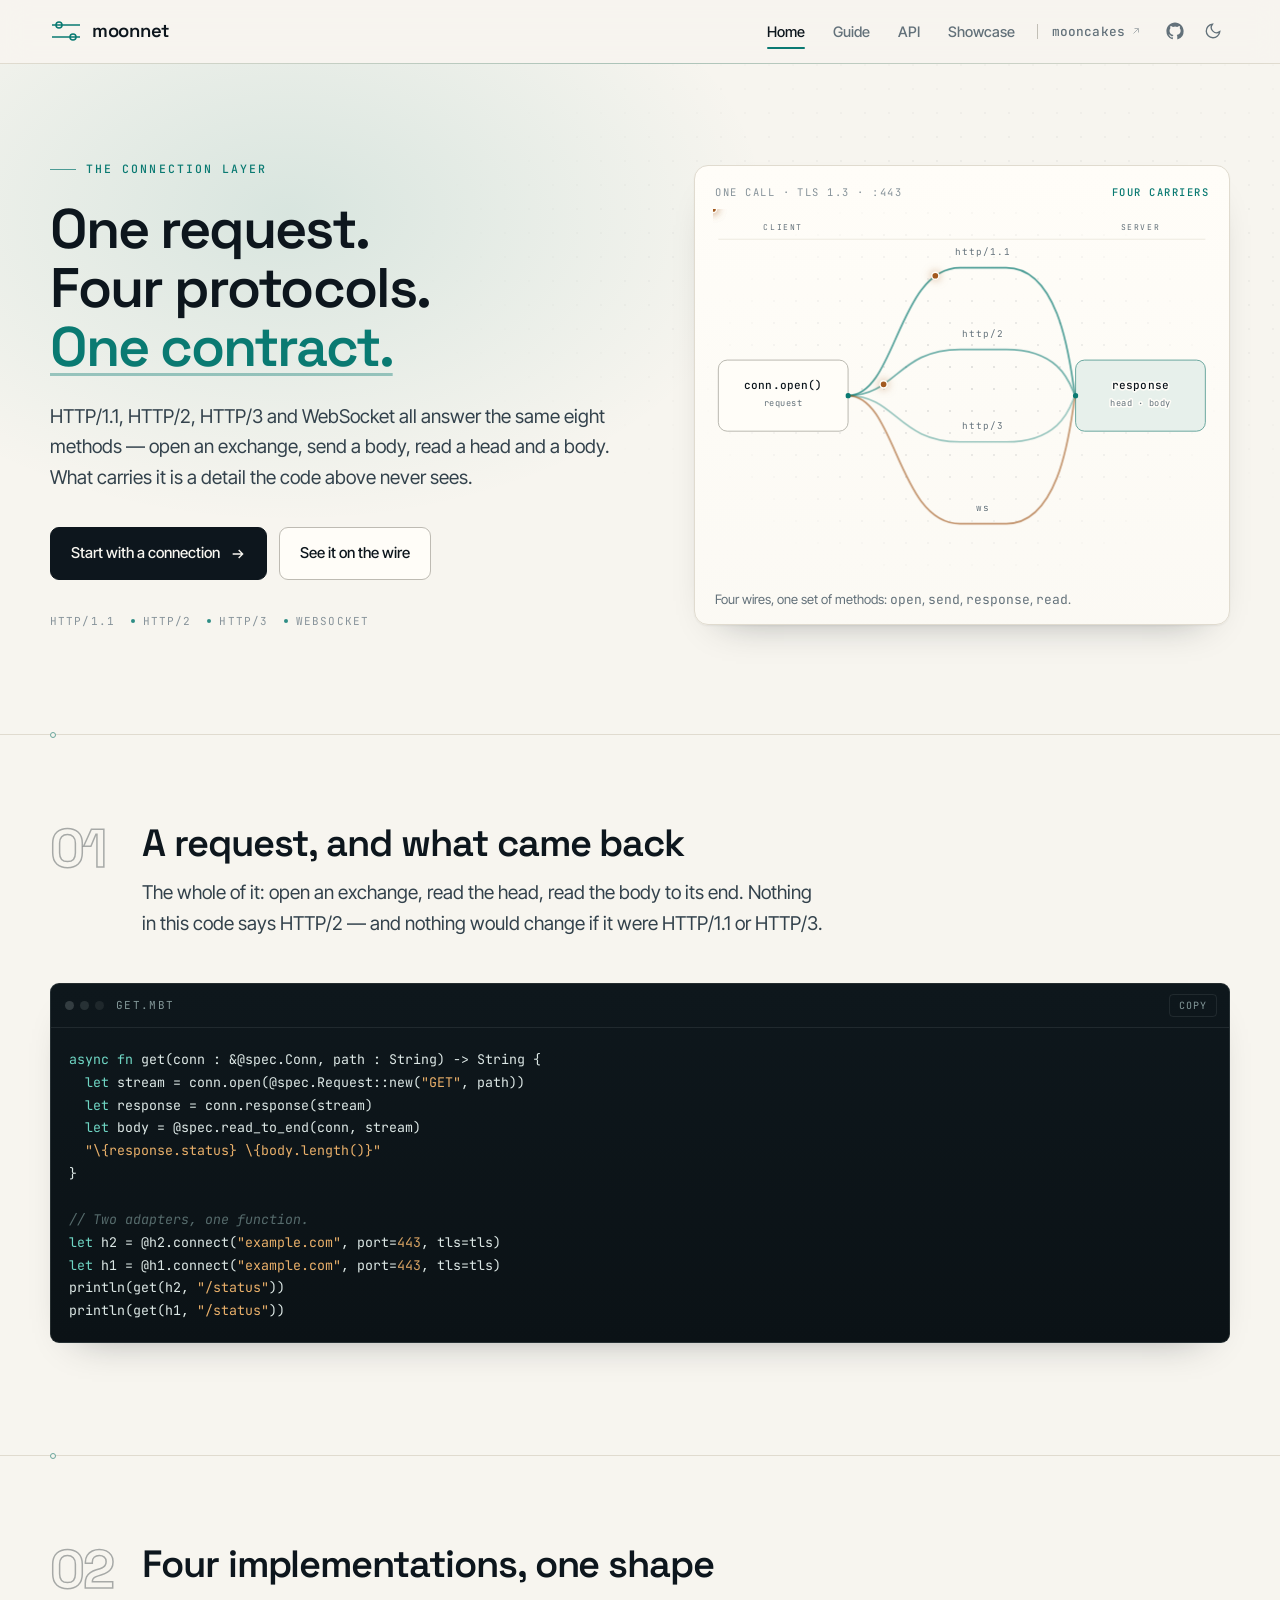
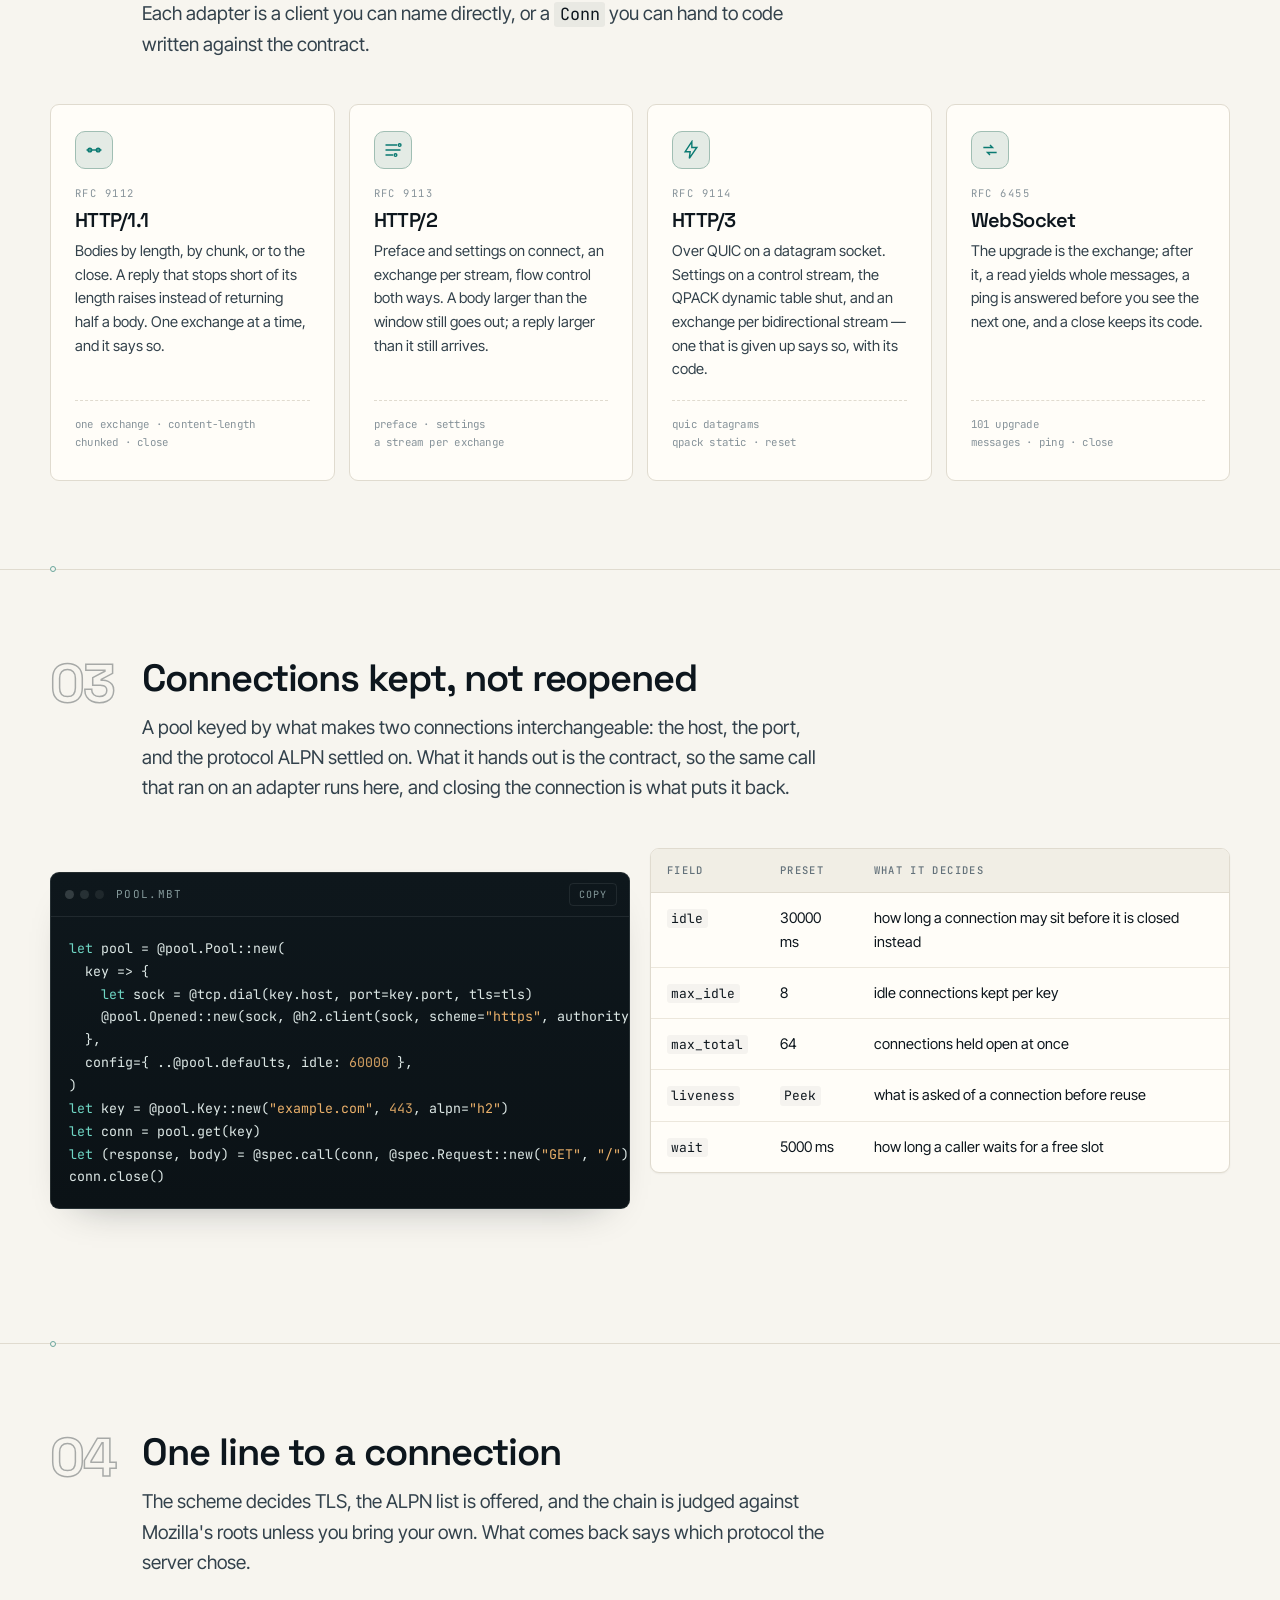
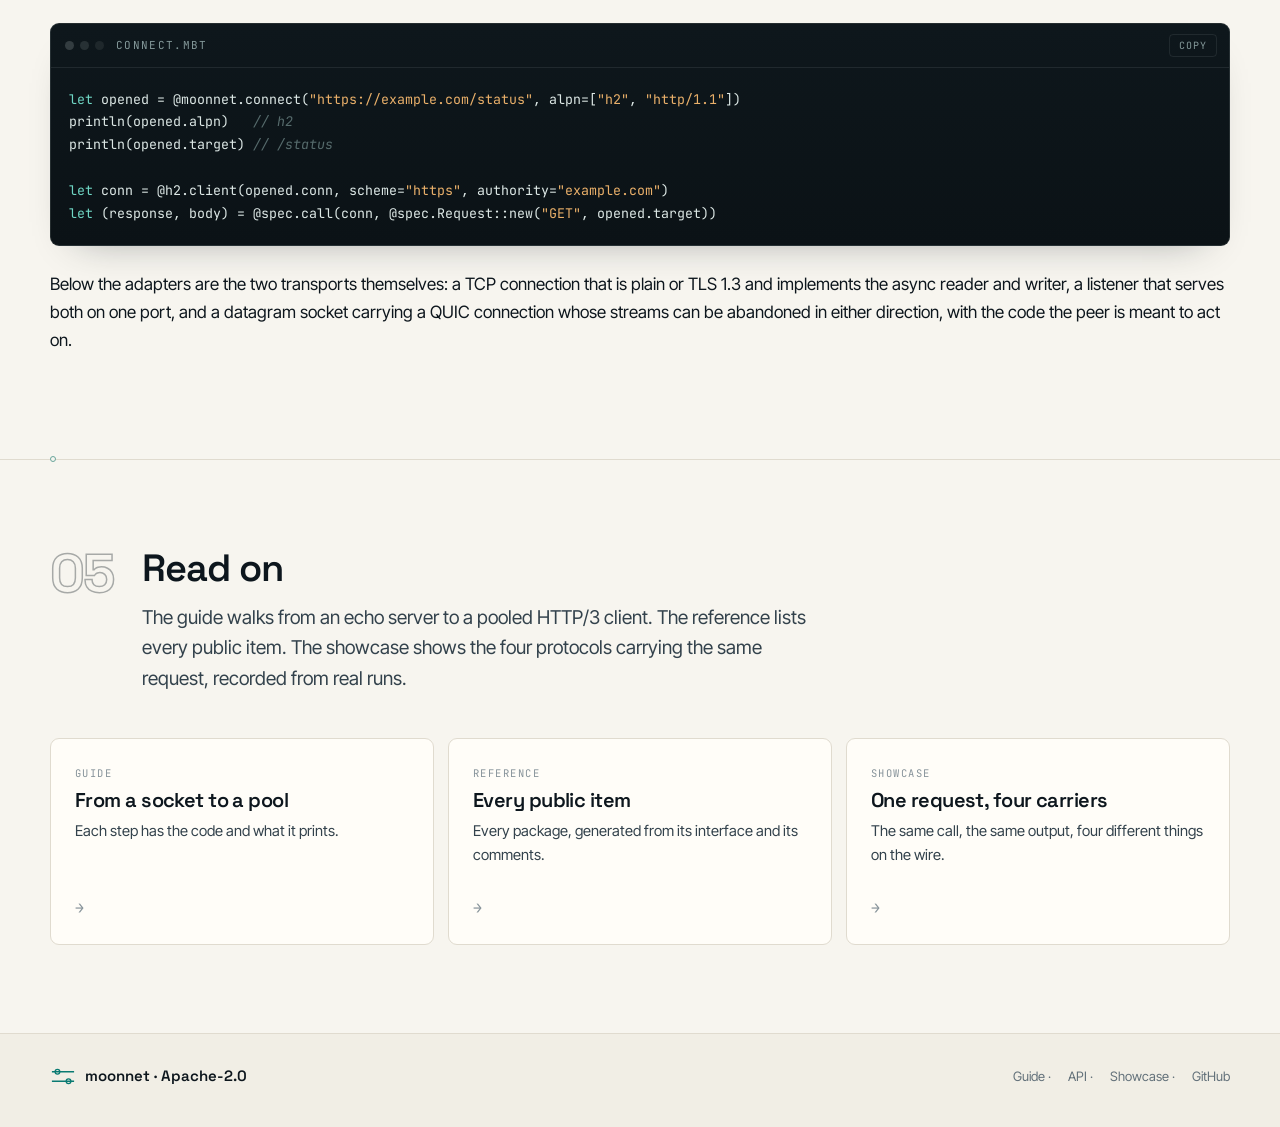
<file: docs/index.html>
<!DOCTYPE html>
<html lang="en">
<head>
<meta charset="utf-8">
<meta name="viewport" content="width=device-width, initial-scale=1">
<script>
  // The system decides until the reader does, and it is decided before the first paint: a dark
  // machine would otherwise flash a white page while the stylesheet loads.
  (function () {
    var t = null;
    try { t = localStorage.getItem("moonnet-theme"); } catch (e) {}
    if (t === "dark" || (!t && matchMedia("(prefers-color-scheme: dark)").matches)) {
      document.documentElement.setAttribute("data-theme", "dark");
    }
  })();
</script>
<title>moonnet — one contract for every connection</title>
<meta name="description" content="moonnet puts HTTP/1.1, HTTP/2, HTTP/3 and WebSocket on one contract, over TCP, TLS and QUIC, with a connection pool underneath.">
<link rel="icon" href="data:image/svg+xml,<svg xmlns='http://www.w3.org/2000/svg' viewBox='0 0 32 32'><rect width='32' height='32' rx='6' fill='%230C1116'/><path d='M6 11h20M6 21h20' stroke='%2340C8B4' stroke-width='2'/><circle cx='11' cy='11' r='2.4' fill='%23F0B357'/><circle cx='21' cy='21' r='2.4' fill='%23F0B357'/></svg>">
<link rel="preconnect" href="https://fonts.googleapis.com">
<link rel="preconnect" href="https://fonts.gstatic.com" crossorigin>
<link href="https://fonts.googleapis.com/css2?family=Space+Grotesk:wght@400;500;600;700&family=Inter+Tight:wght@400;500;600&family=JetBrains+Mono:wght@400;500;700&display=swap" rel="stylesheet">
<link rel="stylesheet" href="assets/css/style.css">
</head>
<body>
<a class="skip" href="#main">Skip to content</a>

<header class="nav">
  <a class="nav__brand" href="index.html" aria-label="moonnet home">
    <svg viewBox="0 0 32 24" aria-hidden="true"><path d="M2 6h28M2 18h28" stroke="currentColor" stroke-width="1.6"/><circle cx="9" cy="6" r="3" fill="none" stroke="currentColor" stroke-width="1.6"/><circle cx="23" cy="18" r="3" fill="none" stroke="currentColor" stroke-width="1.6"/></svg>
    <span>moonnet</span>
  </a>
  <button class="nav__icon nav__menu" type="button" aria-label="Menu" aria-expanded="false">
    <svg viewBox="0 0 24 24" fill="none" stroke="currentColor" stroke-width="2" aria-hidden="true"><path d="M4 7h16M4 12h16M4 17h16"/></svg>
  </button>
  <nav class="nav__links">
    <a class="nav__link is-active" href="index.html" aria-current="page">Home</a>
    <a class="nav__link" href="guide.html">Guide</a>
    <a class="nav__link" href="api.html">API</a>
    <a class="nav__link" href="showcase.html">Showcase</a>
    <a class="nav__link nav__link--ext" href="https://mooncakes.io/docs/moonbitstack/moonnet" title="mooncakes.io">mooncakes<svg class="nav__ext" viewBox="0 0 24 24" fill="none" stroke="currentColor" stroke-width="2" aria-hidden="true"><path d="M7 17 17 7M9 7h8v8"/></svg></a>
    <a class="nav__icon" href="https://github.com/moonbitstack/moonnet" aria-label="GitHub repository" title="GitHub">
      <svg viewBox="0 0 24 24" fill="currentColor" aria-hidden="true"><path d="M12 .5C5.73.5.5 5.73.5 12a11.5 11.5 0 0 0 7.86 10.92c.58.1.79-.25.79-.56v-2c-3.2.7-3.88-1.37-3.88-1.37-.53-1.34-1.3-1.7-1.3-1.7-1.06-.72.08-.71.08-.71 1.17.08 1.79 1.2 1.79 1.2 1.04 1.79 2.73 1.27 3.4.97.1-.76.41-1.27.74-1.56-2.55-.29-5.23-1.28-5.23-5.7 0-1.26.45-2.29 1.19-3.1-.12-.29-.52-1.46.11-3.05 0 0 .97-.31 3.18 1.18a11 11 0 0 1 5.8 0c2.2-1.49 3.17-1.18 3.17-1.18.63 1.59.23 2.76.11 3.05.74.81 1.19 1.84 1.19 3.1 0 4.43-2.69 5.41-5.25 5.69.42.36.79 1.08.79 2.18v3.23c0 .31.21.67.8.56A11.5 11.5 0 0 0 23.5 12C23.5 5.73 18.27.5 12 .5Z"/></svg>
    </a>
    <button class="nav__icon nav__toggle" type="button" aria-label="Toggle theme" aria-pressed="false" title="Toggle theme">
      <svg viewBox="0 0 24 24" fill="none" stroke="currentColor" stroke-width="1.8" aria-hidden="true"><path d="M21 12.8A9 9 0 1 1 11.2 3a7 7 0 0 0 9.8 9.8Z"/></svg>
    </button>
  </nav>
</header>

<main id="main">

  <section class="hero">
    <div class="wrap hero__grid">
      <div>
        <p class="eyebrow">The connection layer</p>
        <h1>One request.<br>Four protocols.<br><em>One contract.</em></h1>
        <p class="lead">HTTP/1.1, HTTP/2, HTTP/3 and WebSocket all answer the same eight methods — open an exchange, send a body, read a head and a body. What carries it is a detail the code above never sees.</p>
        <div class="hero__actions">
          <a class="btn" href="guide.html">
            Start with a connection
            <svg viewBox="0 0 24 24" fill="none" stroke="currentColor" stroke-width="2" aria-hidden="true"><path d="M4 12h15M13 6l6 6-6 6"/></svg>
          </a>
          <a class="btn btn--ghost" href="showcase.html">See it on the wire</a>
        </div>
        <p class="hero__proof">
          <span>HTTP/1.1</span><span>HTTP/2</span><span>HTTP/3</span><span>WebSocket</span>
        </p>
      </div>

      <figure class="fan" aria-label="One call through four protocols, and one reply">
        <div class="fan__head"><span>one call<i class="fan__tls"> · tls 1.3 · :443</i></span><b>four carriers</b></div>
        <svg viewBox="0 0 560 420" role="img" aria-label="A call leaves one client node, travels along four lanes labelled HTTP/1.1, HTTP/2, HTTP/3 and WebSocket, and arrives at one server node as a single reply.">
          <text class="side" x="79" y="24" text-anchor="middle">CLIENT</text>
          <text class="side" x="481" y="24" text-anchor="middle">SERVER</text>
          <path class="hair" d="M6 34h548" opacity="0.7"/>

          <g class="node">
            <rect x="6" y="170" width="146" height="80" rx="10"/>
            <text class="node-title" x="79" y="202" text-anchor="middle">conn.open()</text>
            <text class="node-sub" x="79" y="222" text-anchor="middle">request</text>
          </g>
          <g class="node node--signal">
            <rect x="408" y="170" width="146" height="80" rx="10"/>
            <text class="node-title" x="481" y="202" text-anchor="middle">response</text>
            <text class="node-sub" x="481" y="222" text-anchor="middle">head · body</text>
          </g>

          <path id="lane1" class="lane lane-1" d="M152 210 C 206 210, 208 66, 278 66 H 330 C 400 66, 404 210, 408 210"/>
          <path id="lane2" class="lane lane-2" d="M152 210 C 206 210, 208 158, 278 158 H 330 C 400 158, 404 210, 408 210"/>
          <path id="lane3" class="lane lane-3" d="M152 210 C 206 210, 208 262, 278 262 H 330 C 400 262, 404 210, 408 210"/>
          <path id="lane4" class="lane lane-4" d="M152 210 C 206 210, 208 354, 278 354 H 330 C 400 354, 404 210, 408 210"/>

          <circle class="pkt" r="4">
            <animateMotion dur="5.5s" begin="0s" repeatCount="indefinite" calcMode="linear">
              <mpath href="#lane1"/>
            </animateMotion>
          </circle>
          <circle class="pkt" r="4">
            <animateMotion dur="5.5s" begin="1.4s" repeatCount="indefinite" calcMode="linear">
              <mpath href="#lane2"/>
            </animateMotion>
          </circle>
          <circle class="pkt" r="4">
            <animateMotion dur="5.5s" begin="2.8s" repeatCount="indefinite" calcMode="linear">
              <mpath href="#lane3"/>
            </animateMotion>
          </circle>
          <circle class="pkt" r="4">
            <animateMotion dur="5.5s" begin="4.2s" repeatCount="indefinite" calcMode="linear">
              <mpath href="#lane4"/>
            </animateMotion>
          </circle>

          <circle cx="152" cy="210" r="3" fill="var(--signal)"/>
          <circle cx="408" cy="210" r="3" fill="var(--signal)"/>

          <text class="tag" x="304" y="52" text-anchor="middle">http/1.1</text>
          <text class="tag" x="304" y="144" text-anchor="middle">http/2</text>
          <text class="tag" x="304" y="248" text-anchor="middle">http/3</text>
          <text class="tag" x="304" y="340" text-anchor="middle">ws</text>
        </svg>
        <figcaption>Four wires, one set of methods: <code>open</code>, <code>send</code>, <code>response</code>, <code>read</code>.</figcaption>
      </figure>
    </div>
  </section>

  <section class="section">
    <div class="wrap">
      <div class="section__head">
        <div class="section__no">01</div>
        <div>
          <h2>A request, and what came back</h2>
          <p class="lead">The whole of it: open an exchange, read the head, read the body to its end. Nothing in this code says HTTP/2 — and nothing would change if it were HTTP/1.1 or HTTP/3.</p>
        </div>
      </div>
      <div class="codeblock">
        <div class="codeblock__bar"><span>get.mbt</span><button class="copy" type="button">copy</button></div>
<pre><code>async fn get(conn : &amp;@spec.Conn, path : String) -> String {
  let stream = conn.open(@spec.Request::new("GET", path))
  let response = conn.response(stream)
  let body = @spec.read_to_end(conn, stream)
  "\{response.status} \{body.length()}"
}

// Two adapters, one function.
let h2 = @h2.connect("example.com", port=443, tls=tls)
let h1 = @h1.connect("example.com", port=443, tls=tls)
println(get(h2, "/status"))
println(get(h1, "/status"))</code></pre>
      </div>
    </div>
  </section>

  <section class="section">
    <div class="wrap">
      <div class="section__head">
        <div class="section__no">02</div>
        <div>
          <h2>Four implementations, one shape</h2>
          <p class="lead">Each adapter is a client you can name directly, or a <code>Conn</code> you can hand to code written against the contract.</p>
        </div>
      </div>
      <div class="cards">
        <div class="card">
          <span class="card__icon" aria-hidden="true"><svg viewBox="0 0 24 24" fill="none" stroke="currentColor" stroke-width="1.7"><path d="M3 12h18"/><circle cx="7" cy="12" r="2.2"/><circle cx="17" cy="12" r="2.2"/></svg></span>
          <div class="card__label">RFC 9112</div>
          <h3>HTTP/1.1</h3>
          <p>Bodies by length, by chunk, or to the close. A reply that stops short of its length raises instead of returning half a body. One exchange at a time, and it says so.</p>
          <div class="card__meta">one exchange · content-length <br> chunked · close</div>
        </div>
        <div class="card">
          <span class="card__icon" aria-hidden="true"><svg viewBox="0 0 24 24" fill="none" stroke="currentColor" stroke-width="1.7"><path d="M3 6h14M3 12h18M3 18h9"/><circle cx="20" cy="6" r="1.6"/><circle cx="15" cy="18" r="1.6"/></svg></span>
          <div class="card__label">RFC 9113</div>
          <h3>HTTP/2</h3>
          <p>Preface and settings on connect, an exchange per stream, flow control both ways. A body larger than the window still goes out; a reply larger than it still arrives.</p>
          <div class="card__meta">preface · settings <br> a stream per exchange</div>
        </div>
        <div class="card">
          <span class="card__icon" aria-hidden="true"><svg viewBox="0 0 24 24" fill="none" stroke="currentColor" stroke-width="1.7"><path d="M13 2 5 14h6l-1 8 9-13h-6l0-7Z"/></svg></span>
          <div class="card__label">RFC 9114</div>
          <h3>HTTP/3</h3>
          <p>Over QUIC on a datagram socket. Settings on a control stream, the QPACK dynamic table shut, and an exchange per bidirectional stream — one that is given up says so, with its code.</p>
          <div class="card__meta">quic datagrams <br> qpack static · reset</div>
        </div>
        <div class="card">
          <span class="card__icon" aria-hidden="true"><svg viewBox="0 0 24 24" fill="none" stroke="currentColor" stroke-width="1.7"><path d="M4 9h11l-3-3M20 15H9l3 3"/></svg></span>
          <div class="card__label">RFC 6455</div>
          <h3>WebSocket</h3>
          <p>The upgrade is the exchange; after it, a read yields whole messages, a ping is answered before you see the next one, and a close keeps its code.</p>
          <div class="card__meta">101 upgrade <br> messages · ping · close</div>
        </div>
      </div>
    </div>
  </section>

  <section class="section">
    <div class="wrap">
      <div class="section__head">
        <div class="section__no">03</div>
        <div>
          <h2>Connections kept, not reopened</h2>
          <p class="lead">A pool keyed by what makes two connections interchangeable: the host, the port, and the protocol ALPN settled on. What it hands out is the contract, so the same call that ran on an adapter runs here, and closing the connection is what puts it back.</p>
        </div>
      </div>
      <div class="two">
        <div>
          <div class="codeblock">
            <div class="codeblock__bar"><span>pool.mbt</span><button class="copy" type="button">copy</button></div>
<pre><code>let pool = @pool.Pool::new(
  key =&gt; {
    let sock = @tcp.dial(key.host, port=key.port, tls=tls)
    @pool.Opened::new(sock, @h2.client(sock, scheme="https", authority=key.host))
  },
  config={ ..@pool.defaults, idle: 60000 },
)
let key = @pool.Key::new("example.com", 443, alpn="h2")
let conn = pool.get(key)
let (response, body) = @spec.call(conn, @spec.Request::new("GET", "/"))
conn.close()</code></pre>
          </div>
        </div>
        <div>
          <div class="table-wrap">
            <table>
              <thead>
                <tr><th>Field</th><th>Preset</th><th>What it decides</th></tr>
              </thead>
              <tbody>
                <tr><td><code>idle</code></td><td>30000 ms</td><td>how long a connection may sit before it is closed instead</td></tr>
                <tr><td><code>max_idle</code></td><td>8</td><td>idle connections kept per key</td></tr>
                <tr><td><code>max_total</code></td><td>64</td><td>connections held open at once</td></tr>
                <tr><td><code>liveness</code></td><td><code>Peek</code></td><td>what is asked of a connection before reuse</td></tr>
                <tr><td><code>wait</code></td><td>5000 ms</td><td>how long a caller waits for a free slot</td></tr>
              </tbody>
            </table>
          </div>
        </div>
      </div>
    </div>
  </section>

  <section class="section">
    <div class="wrap">
      <div class="section__head">
        <div class="section__no">04</div>
        <div>
          <h2>One line to a connection</h2>
          <p class="lead">The scheme decides TLS, the ALPN list is offered, and the chain is judged against Mozilla's roots unless you bring your own. What comes back says which protocol the server chose.</p>
        </div>
      </div>
      <div class="codeblock">
        <div class="codeblock__bar"><span>connect.mbt</span><button class="copy" type="button">copy</button></div>
<pre><code>let opened = @moonnet.connect("https://example.com/status", alpn=["h2", "http/1.1"])
println(opened.alpn)   <span class="com">// h2</span>
println(opened.target) <span class="com">// /status</span>

let conn = @h2.client(opened.conn, scheme="https", authority="example.com")
let (response, body) = @spec.call(conn, @spec.Request::new("GET", opened.target))</code></pre>
      </div>
      <p>Below the adapters are the two transports themselves: a TCP connection that is plain or TLS 1.3 and implements the async reader and writer, a listener that serves both on one port, and a datagram socket carrying a QUIC connection whose streams can be abandoned in either direction, with the code the peer is meant to act on.</p>
    </div>
  </section>

  <section class="section">
    <div class="wrap">
      <div class="section__head">
        <div class="section__no">05</div>
        <div>
          <h2>Read on</h2>
          <p class="lead">The guide walks from an echo server to a pooled HTTP/3 client. The reference lists every public item. The showcase shows the four protocols carrying the same request, recorded from real runs.</p>
        </div>
      </div>
      <div class="cards">
        <a class="card card--link" href="guide.html">
          <div class="card__label">Guide</div>
          <h3>From a socket to a pool</h3>
          <p>Each step has the code and what it prints.</p>
        </a>
        <a class="card card--link" href="api.html">
          <div class="card__label">Reference</div>
          <h3>Every public item</h3>
          <p>Every package, generated from its interface and its comments.</p>
        </a>
        <a class="card card--link" href="showcase.html">
          <div class="card__label">Showcase</div>
          <h3>One request, four carriers</h3>
          <p>The same call, the same output, four different things on the wire.</p>
        </a>
      </div>
    </div>
  </section>

</main>

<footer class="footer">
  <div class="wrap footer__row">
    <span class="footer__brand">
      <svg viewBox="0 0 32 24" aria-hidden="true"><path d="M2 6h28M2 18h28" stroke="currentColor" stroke-width="1.6"/><circle cx="9" cy="6" r="3" fill="none" stroke="currentColor" stroke-width="1.6"/><circle cx="23" cy="18" r="3" fill="none" stroke="currentColor" stroke-width="1.6"/></svg>
      moonnet · Apache-2.0
    </span>
    <span>
      <a href="guide.html">Guide</a> ·
      <a href="api.html">API</a> ·
      <a href="showcase.html">Showcase</a> ·
      <a href="https://github.com/moonbitstack/moonnet">GitHub</a>
    </span>
  </div>
</footer>

<script src="assets/js/site.js" defer></script>
</body>
</html>
</file>
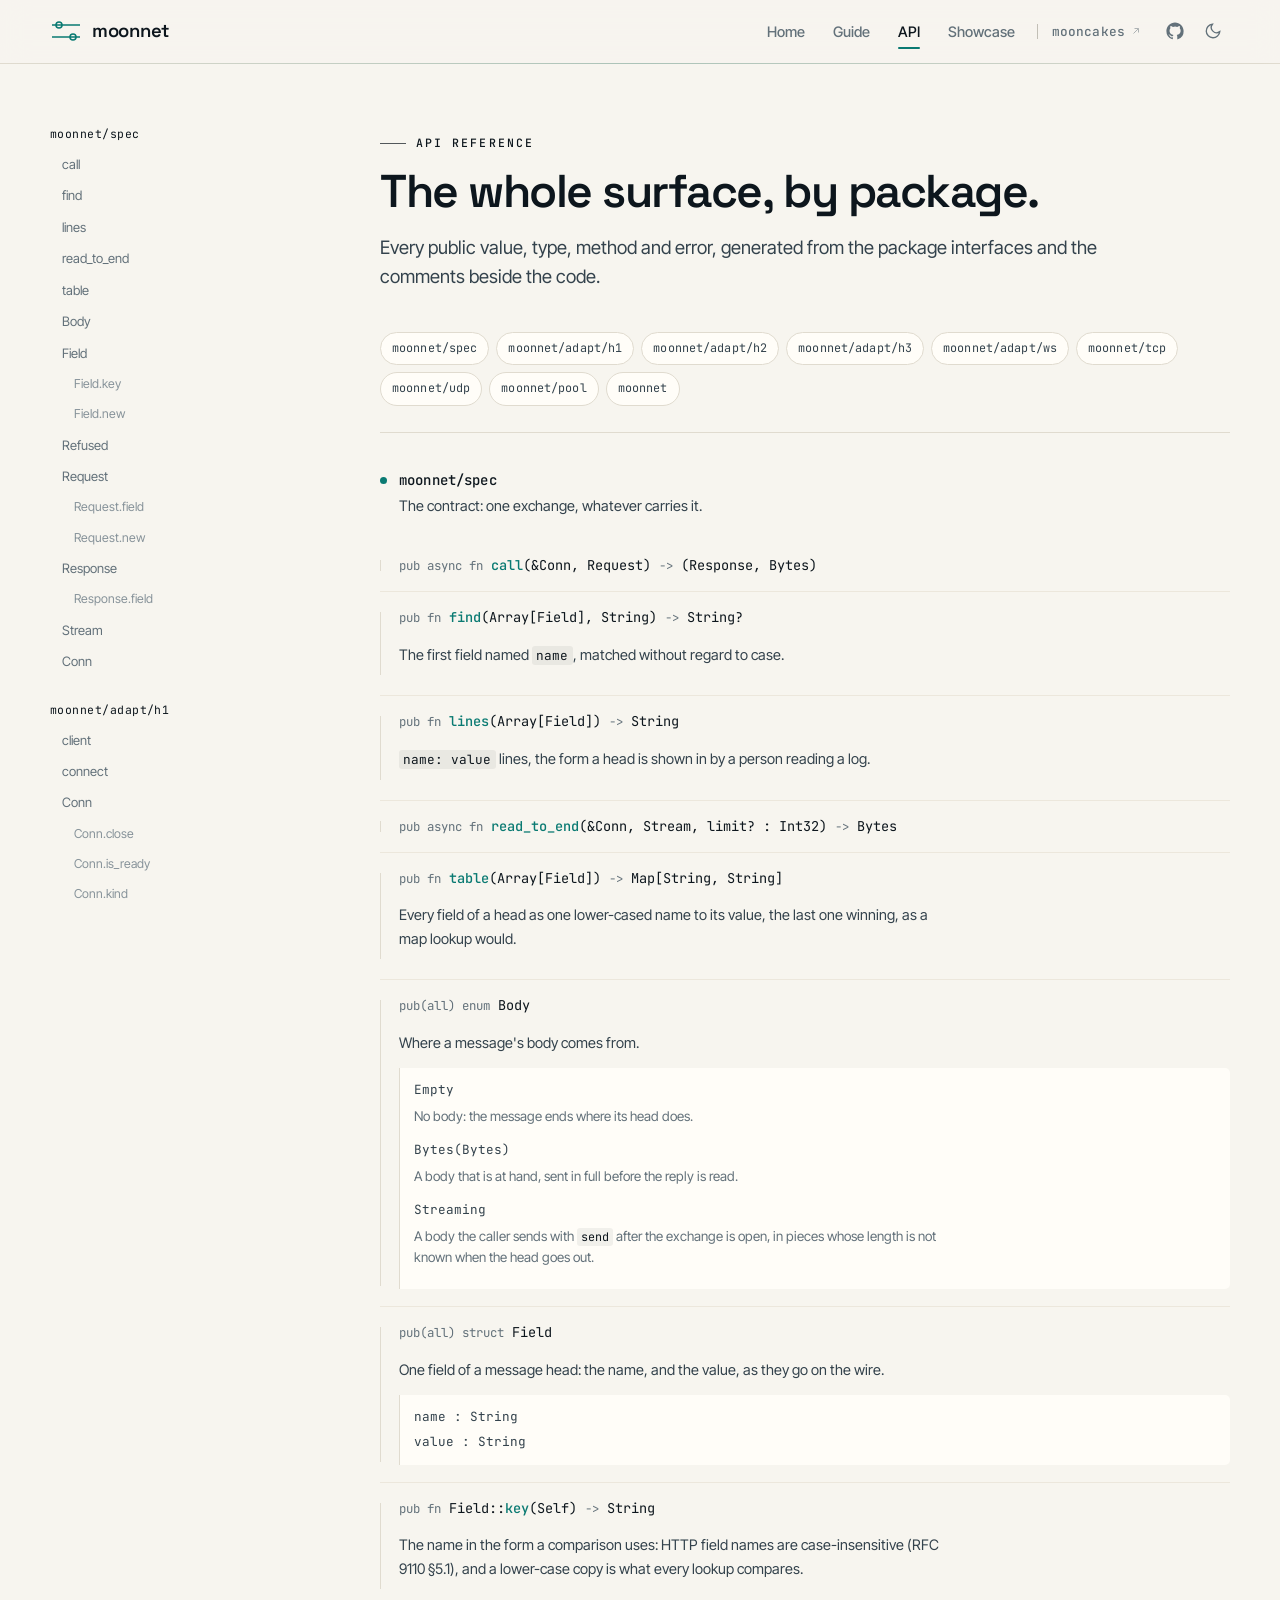
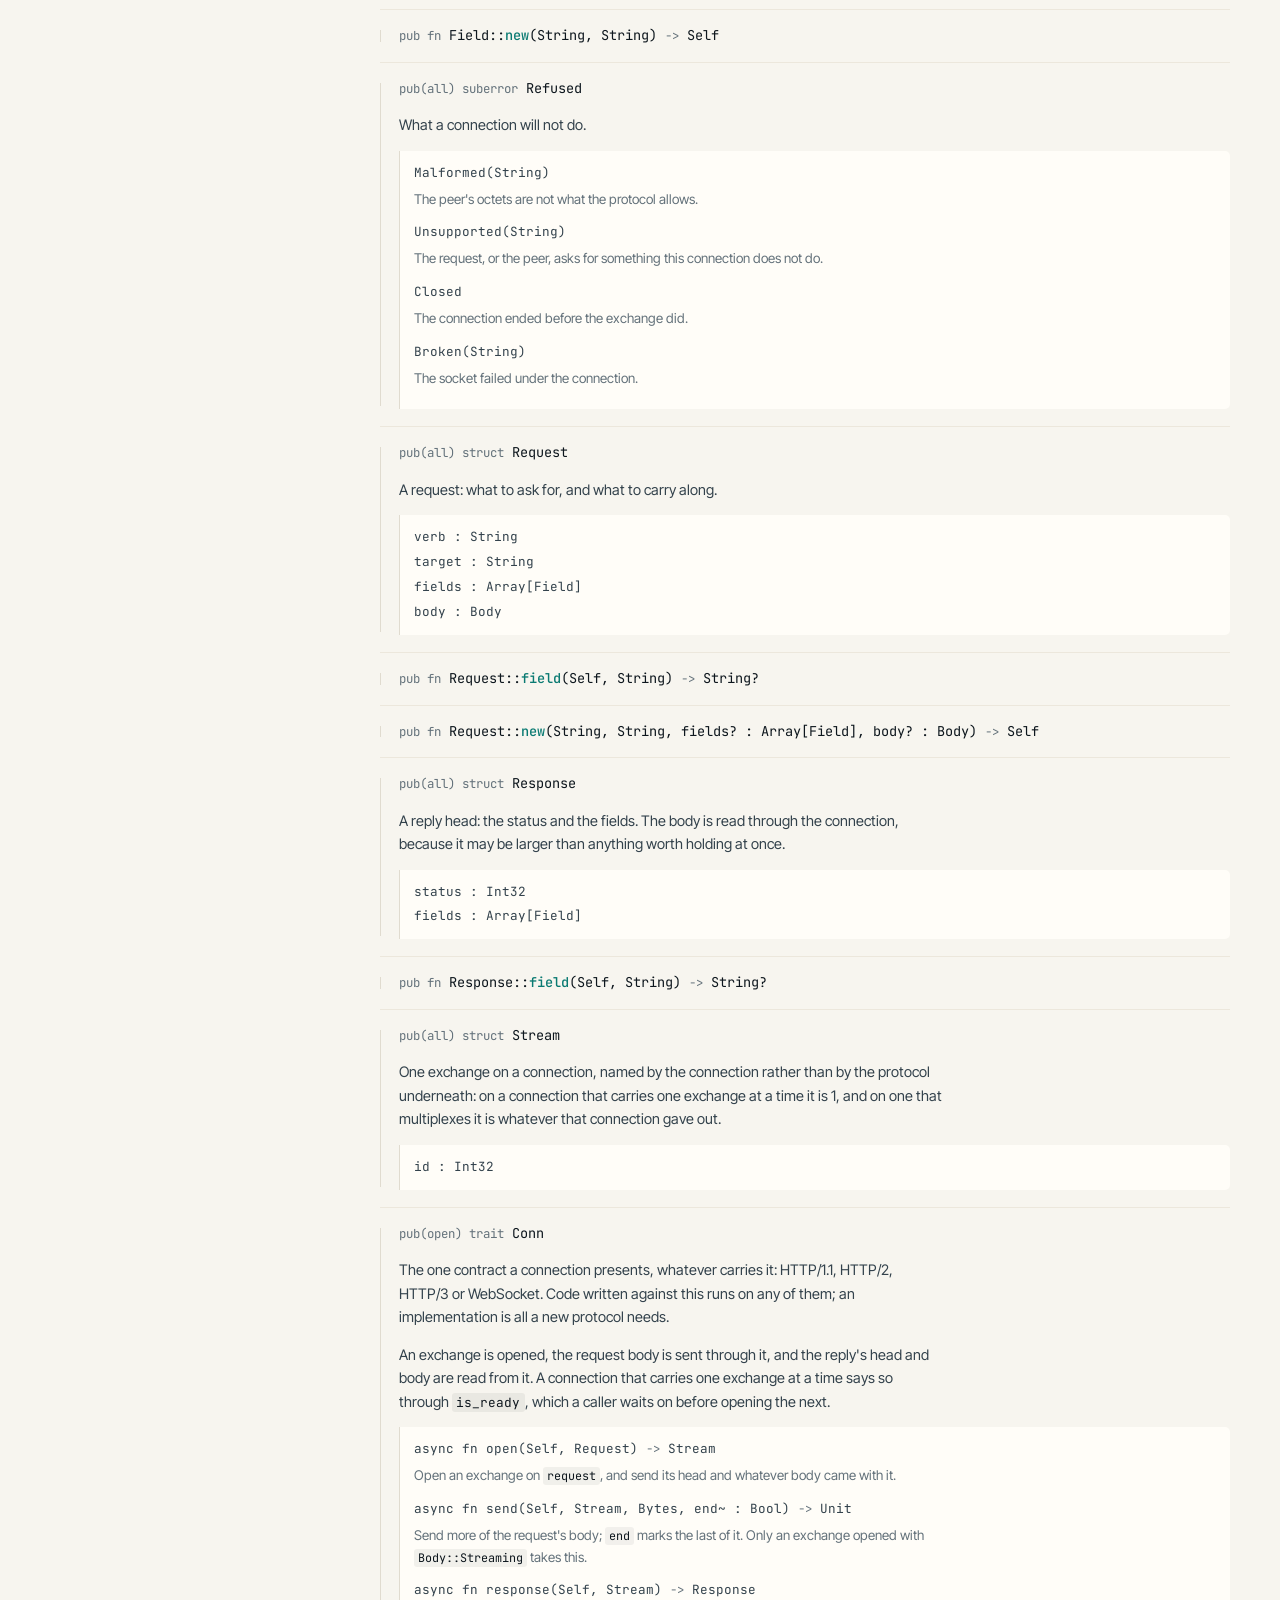
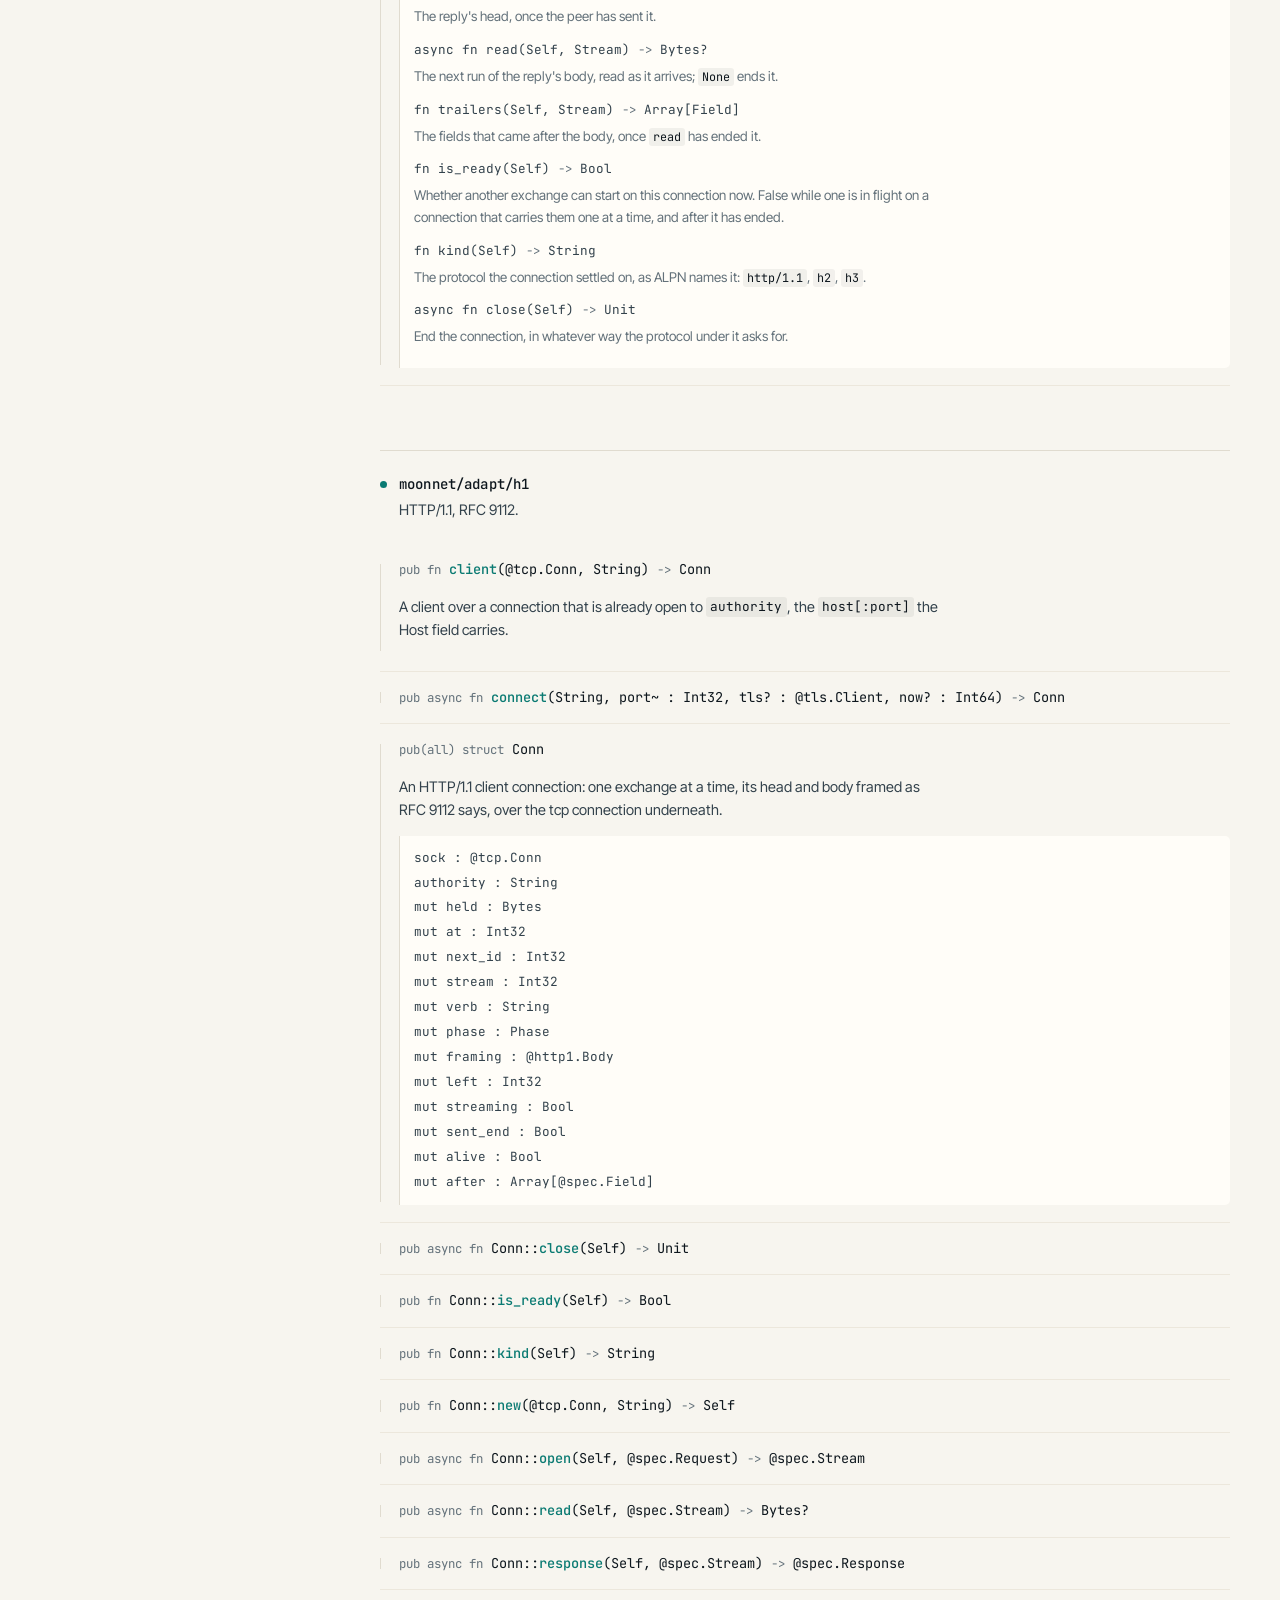
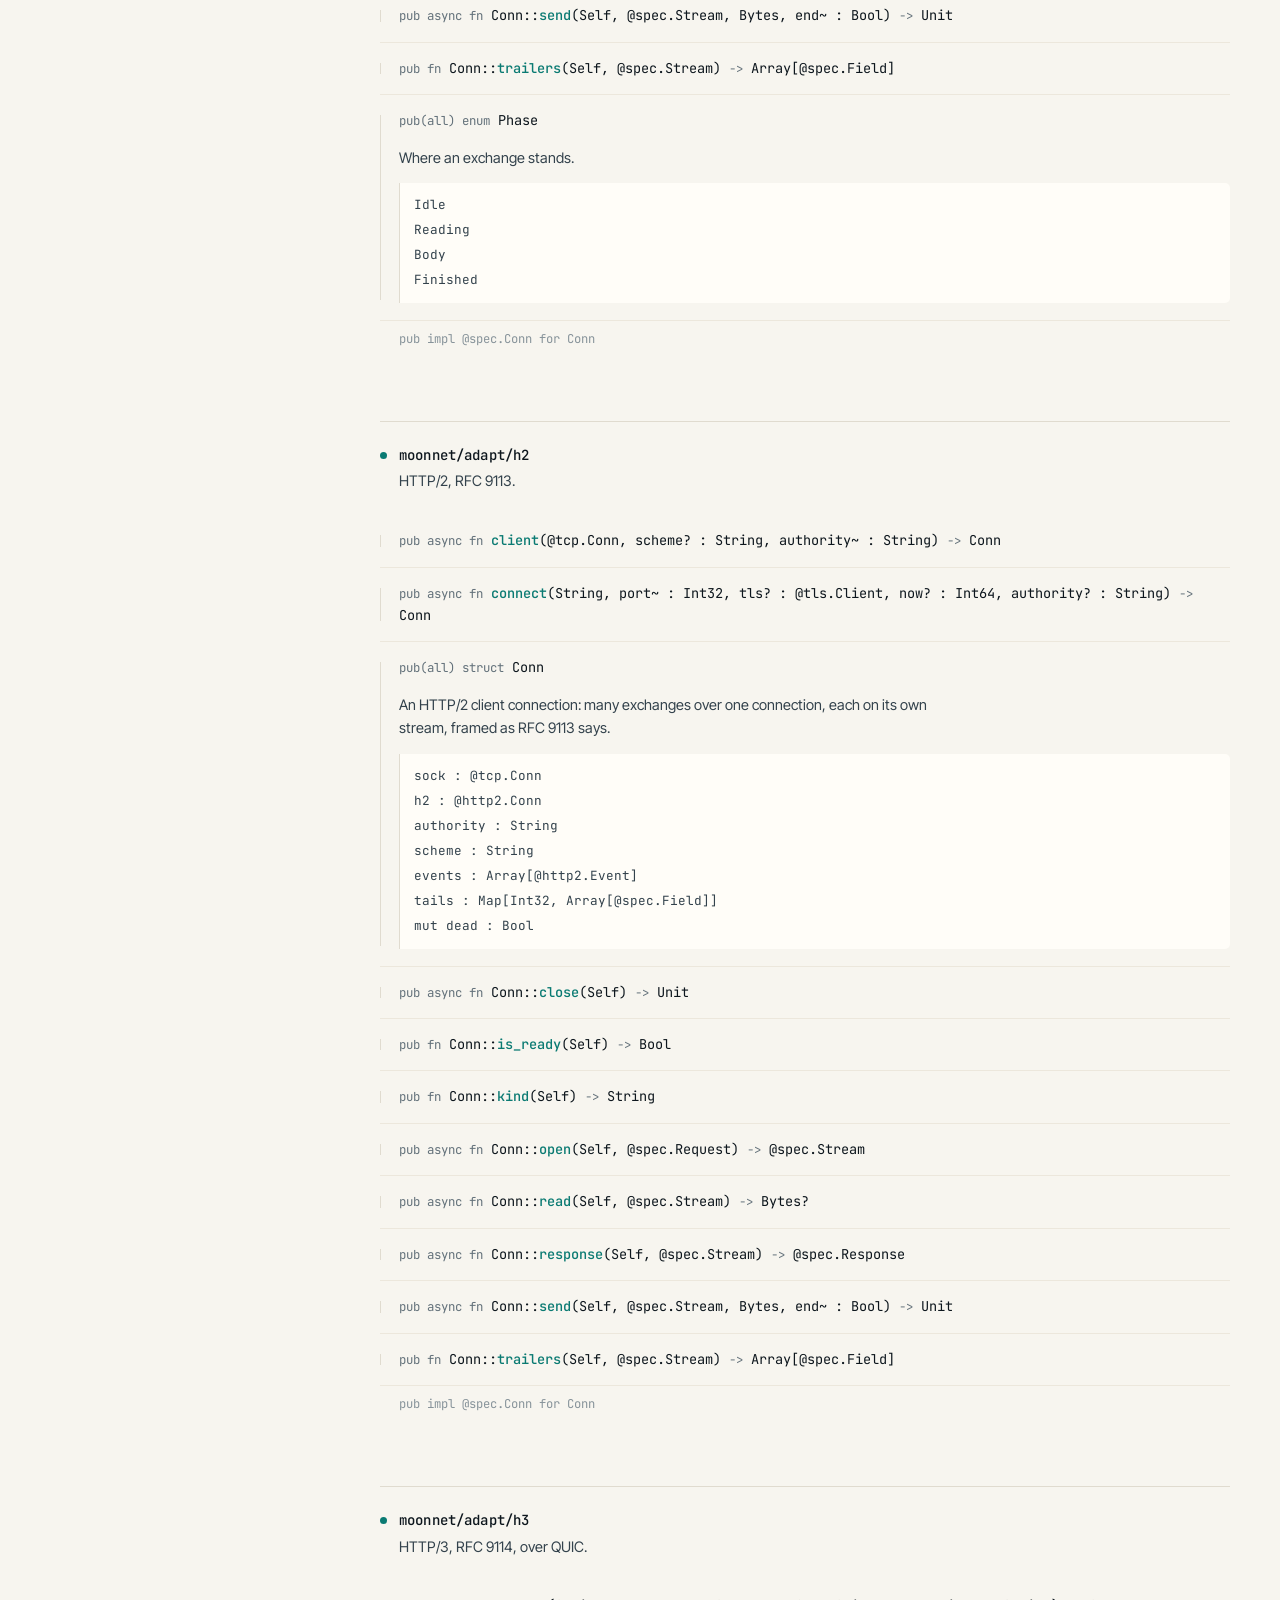
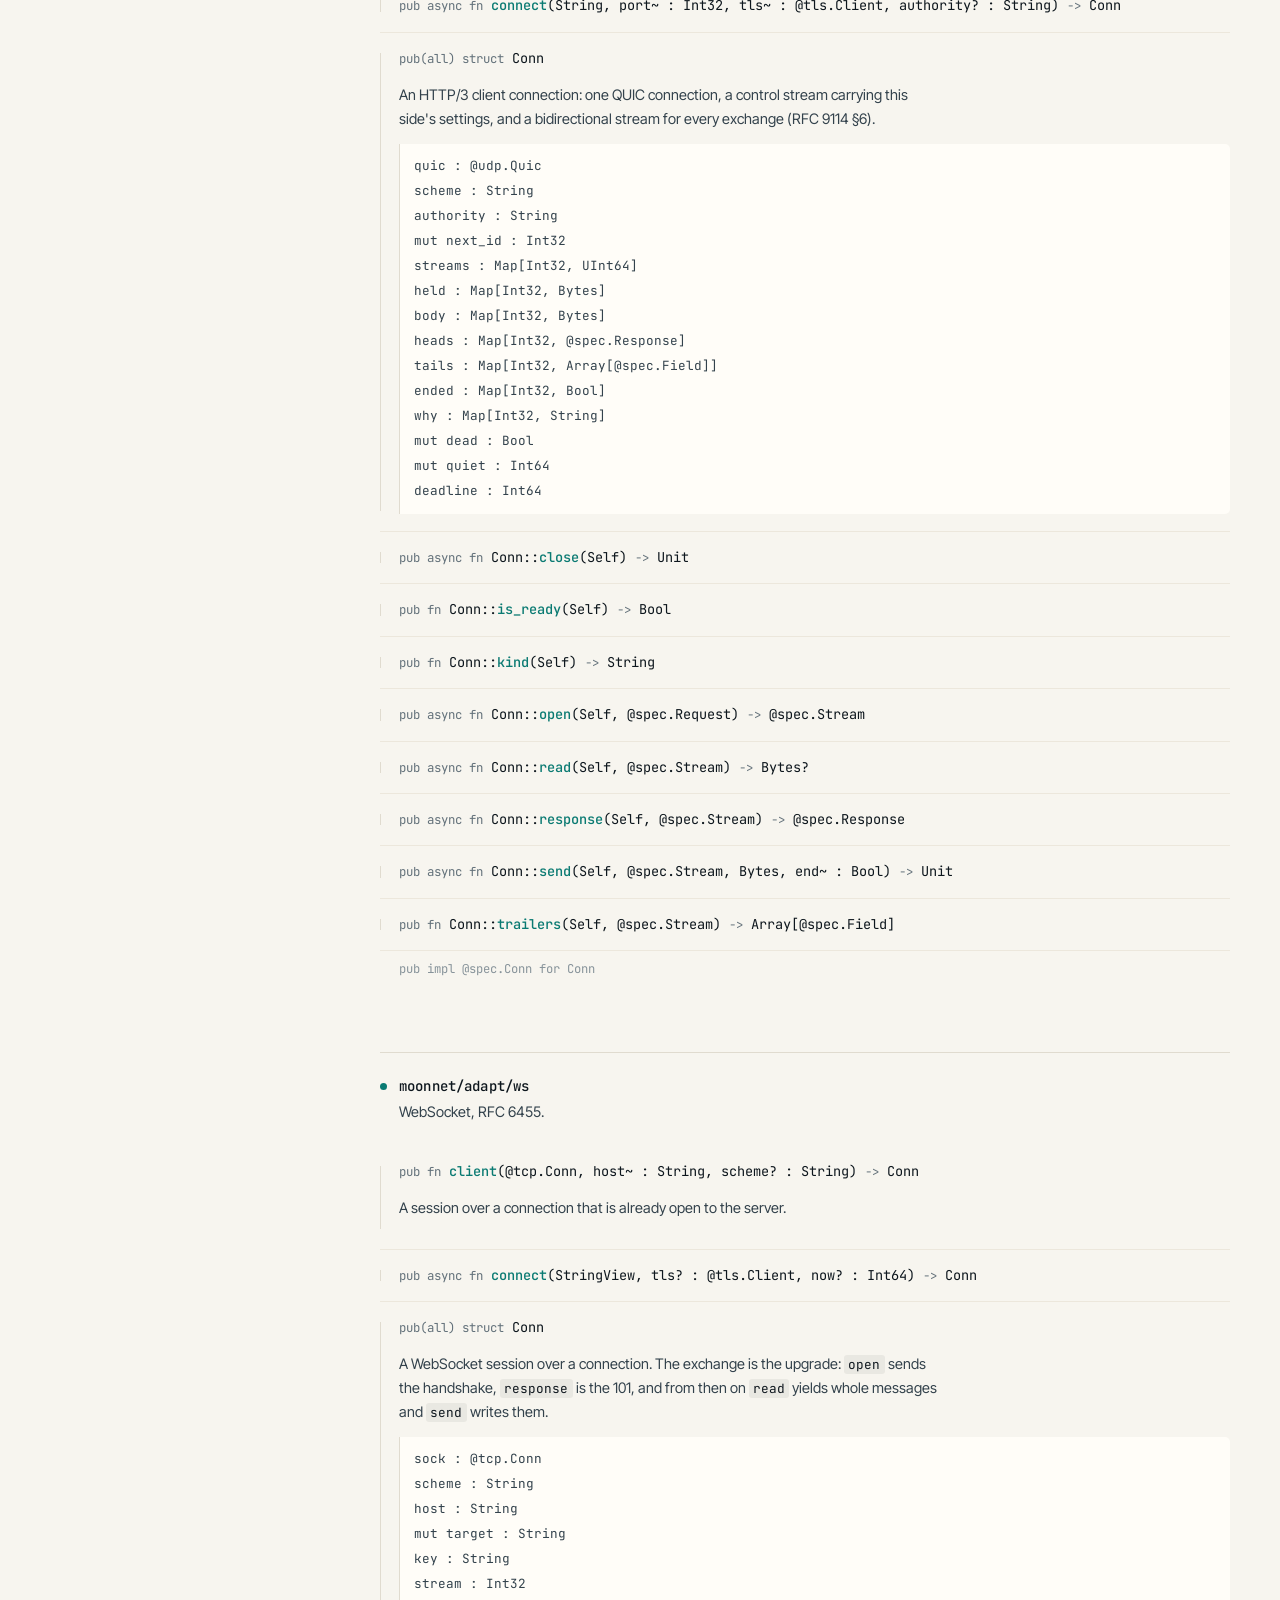
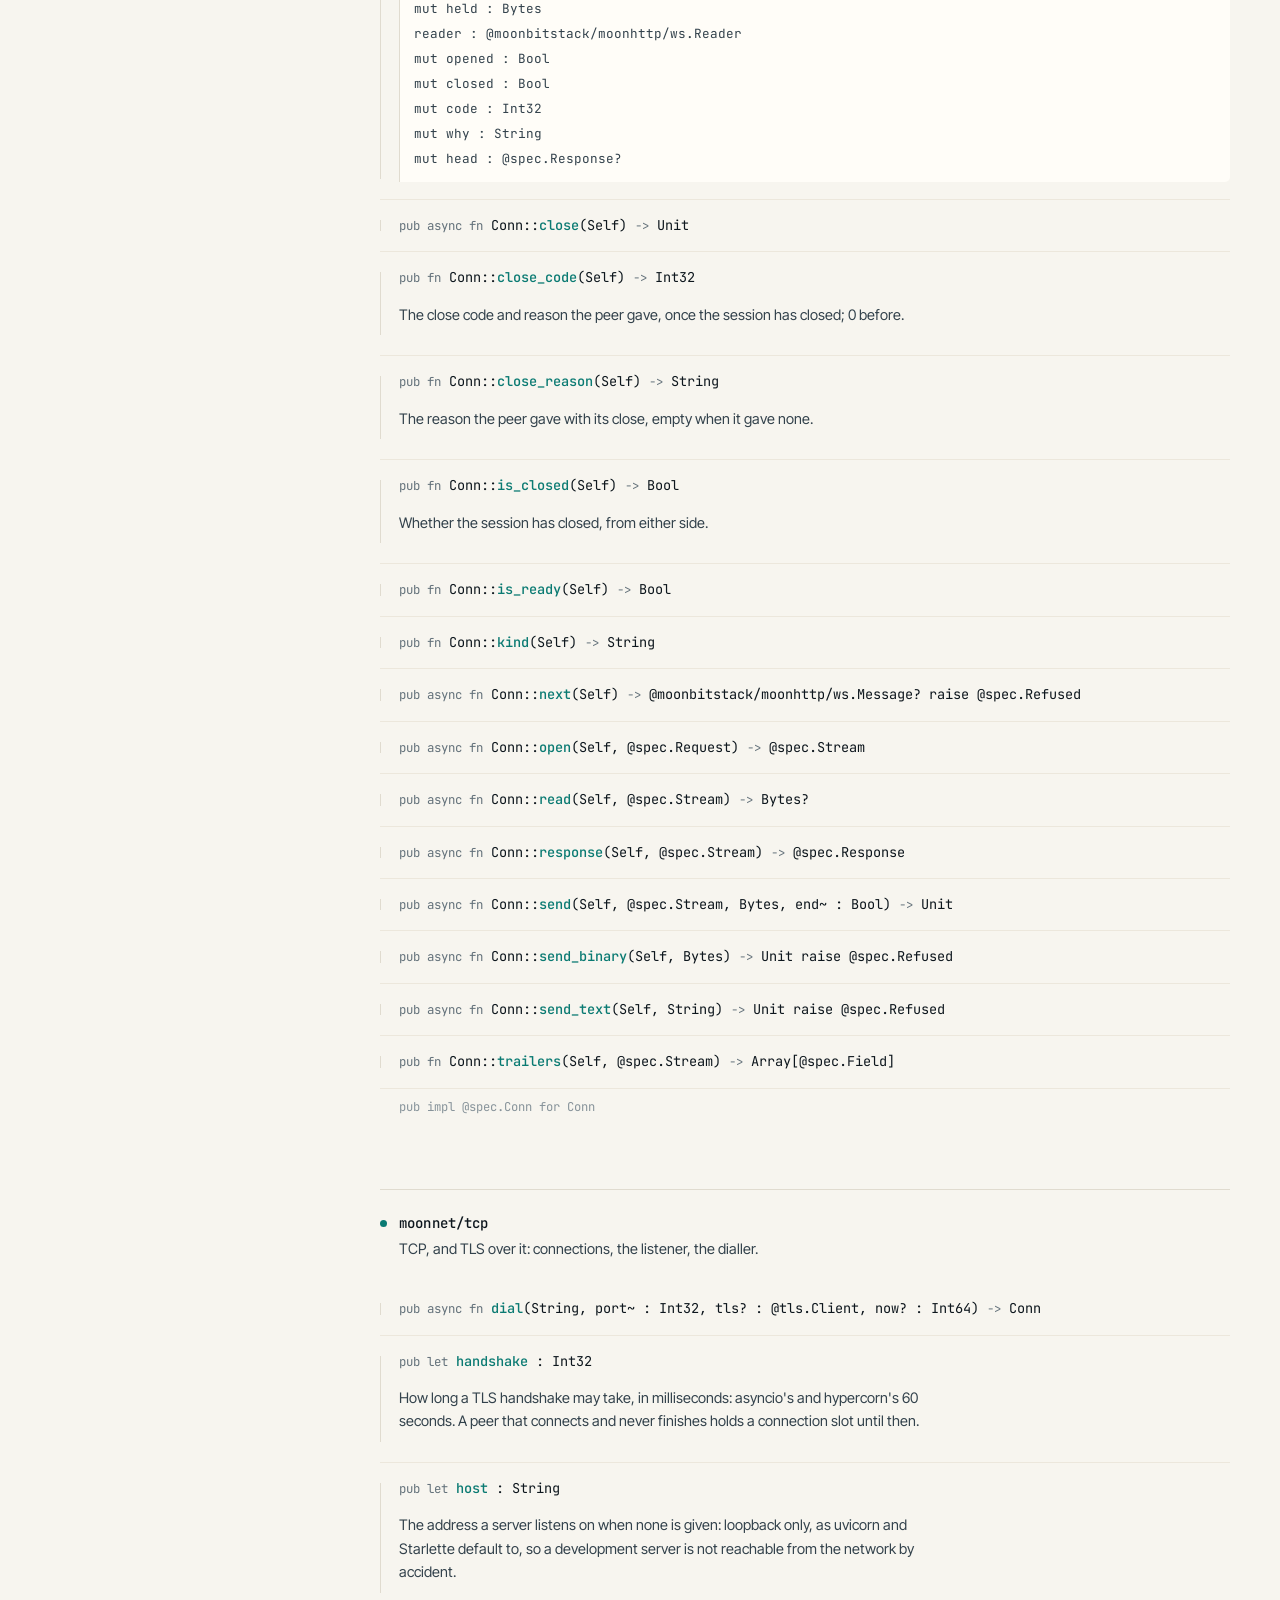
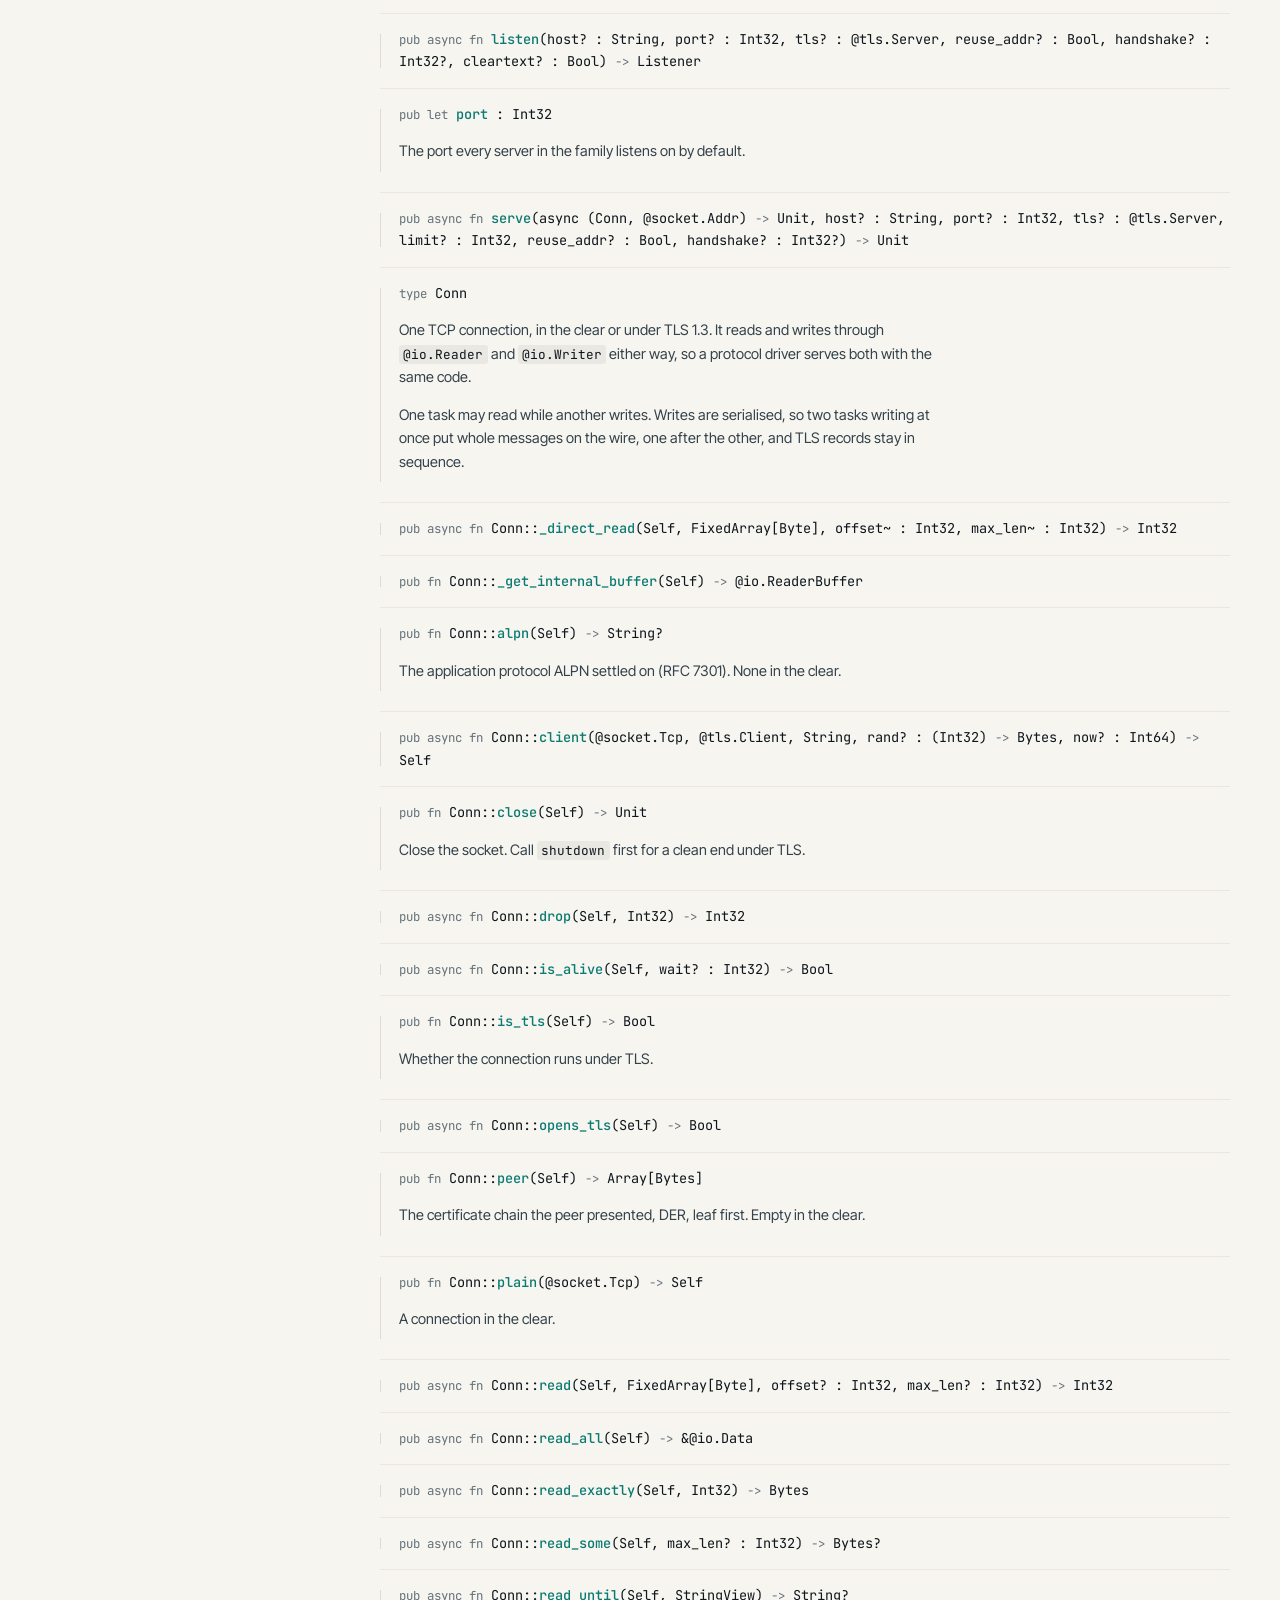
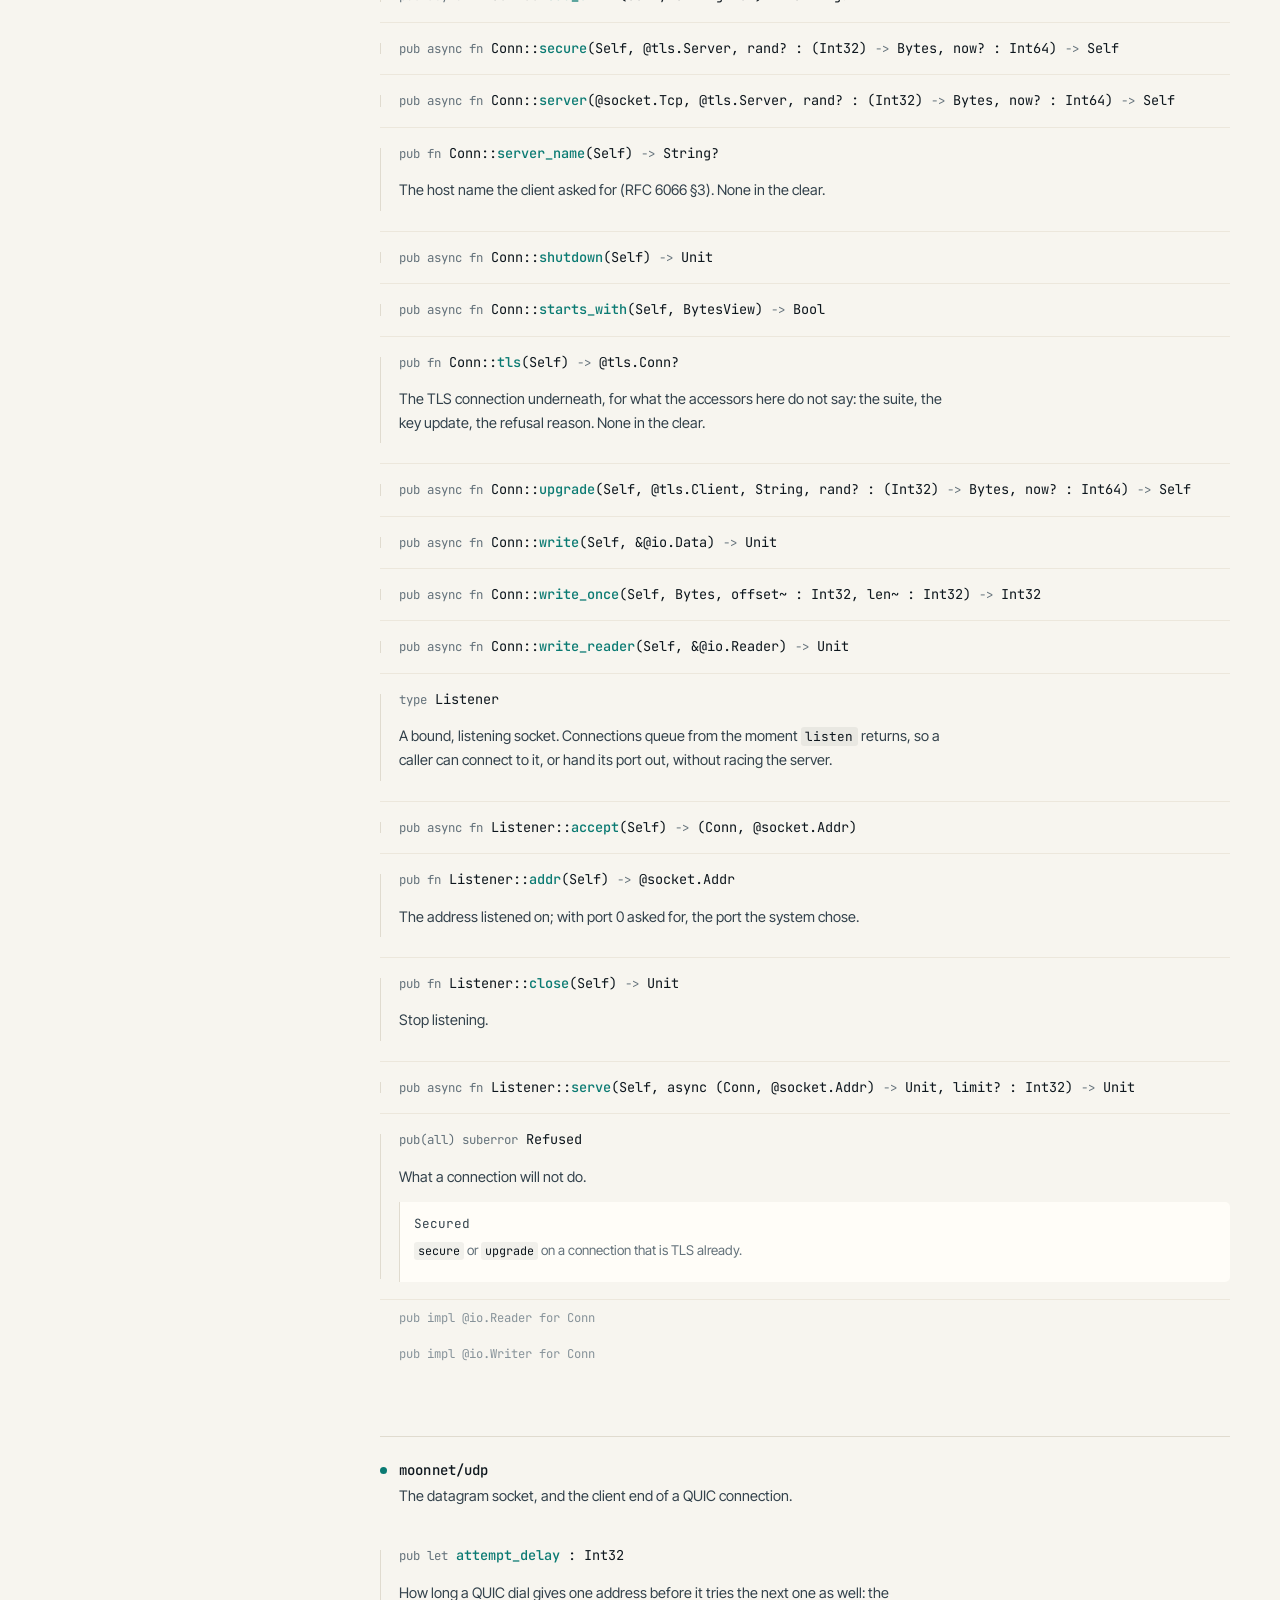
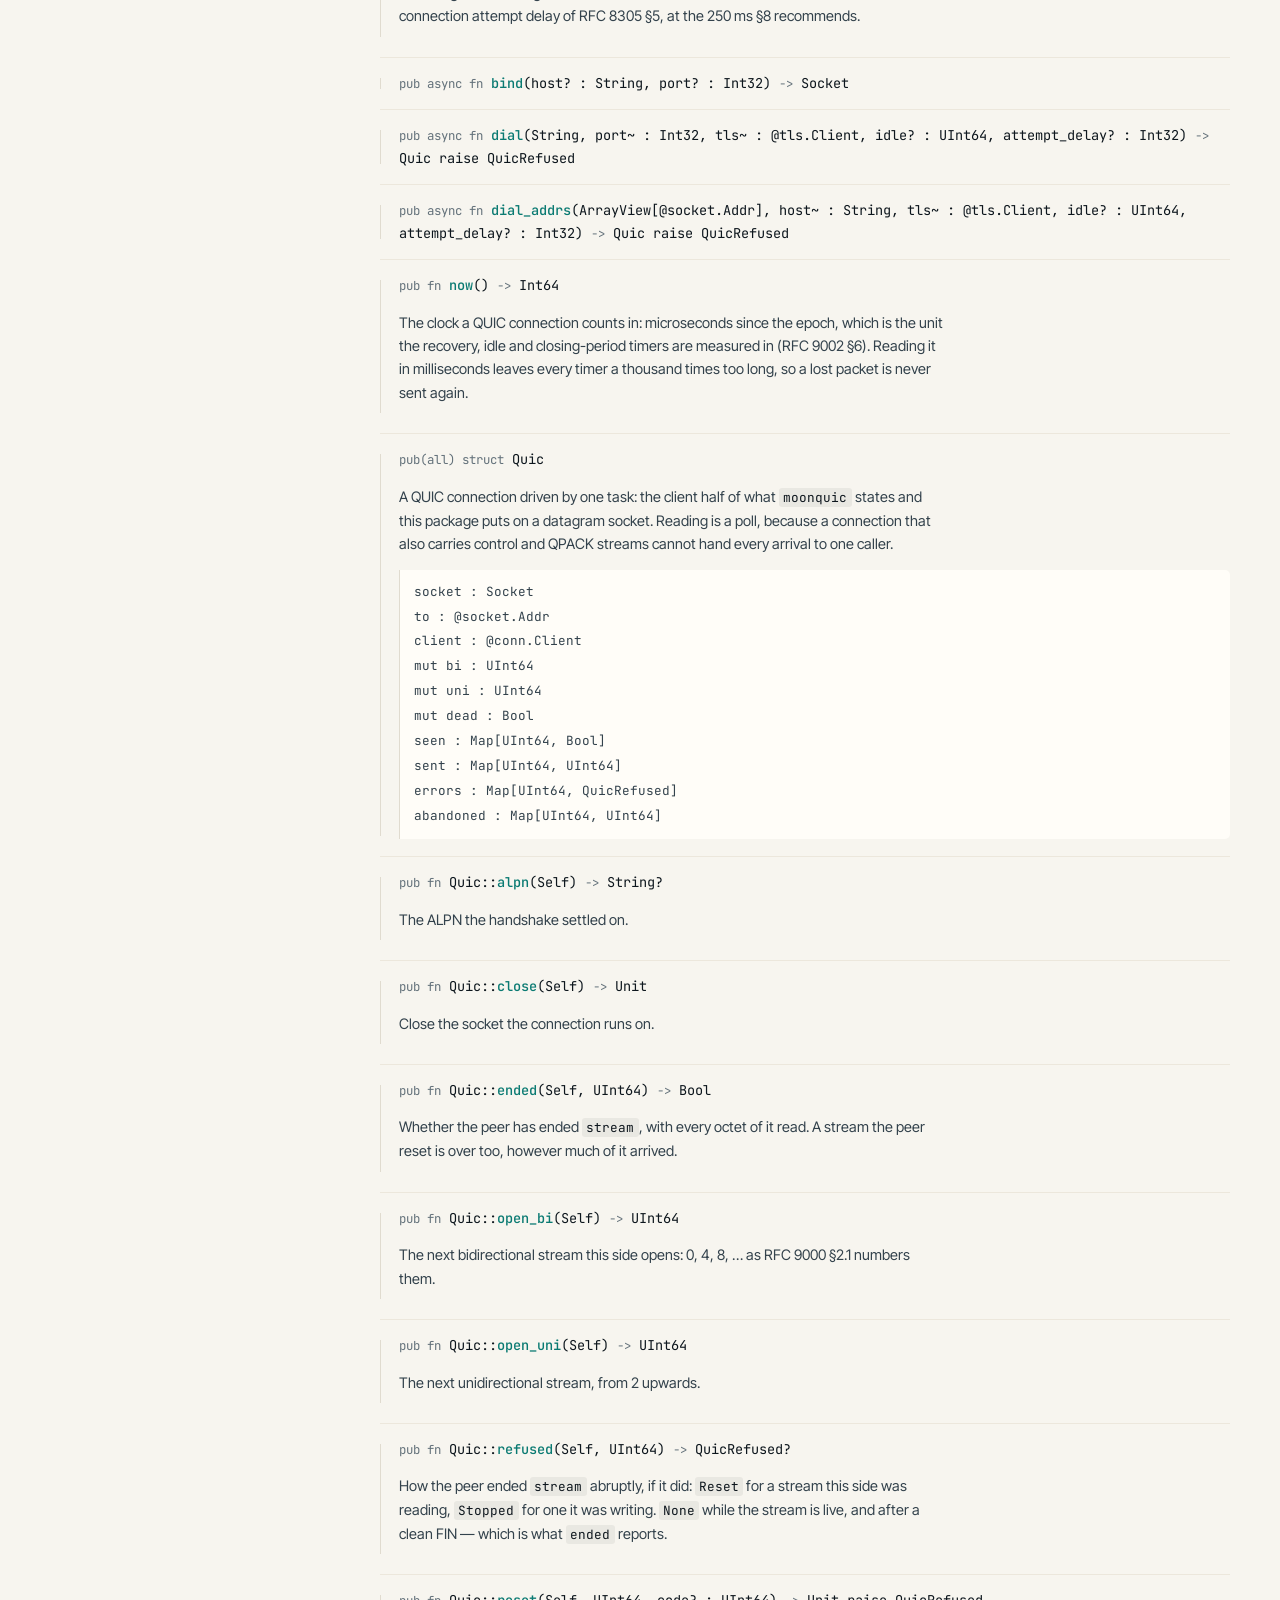
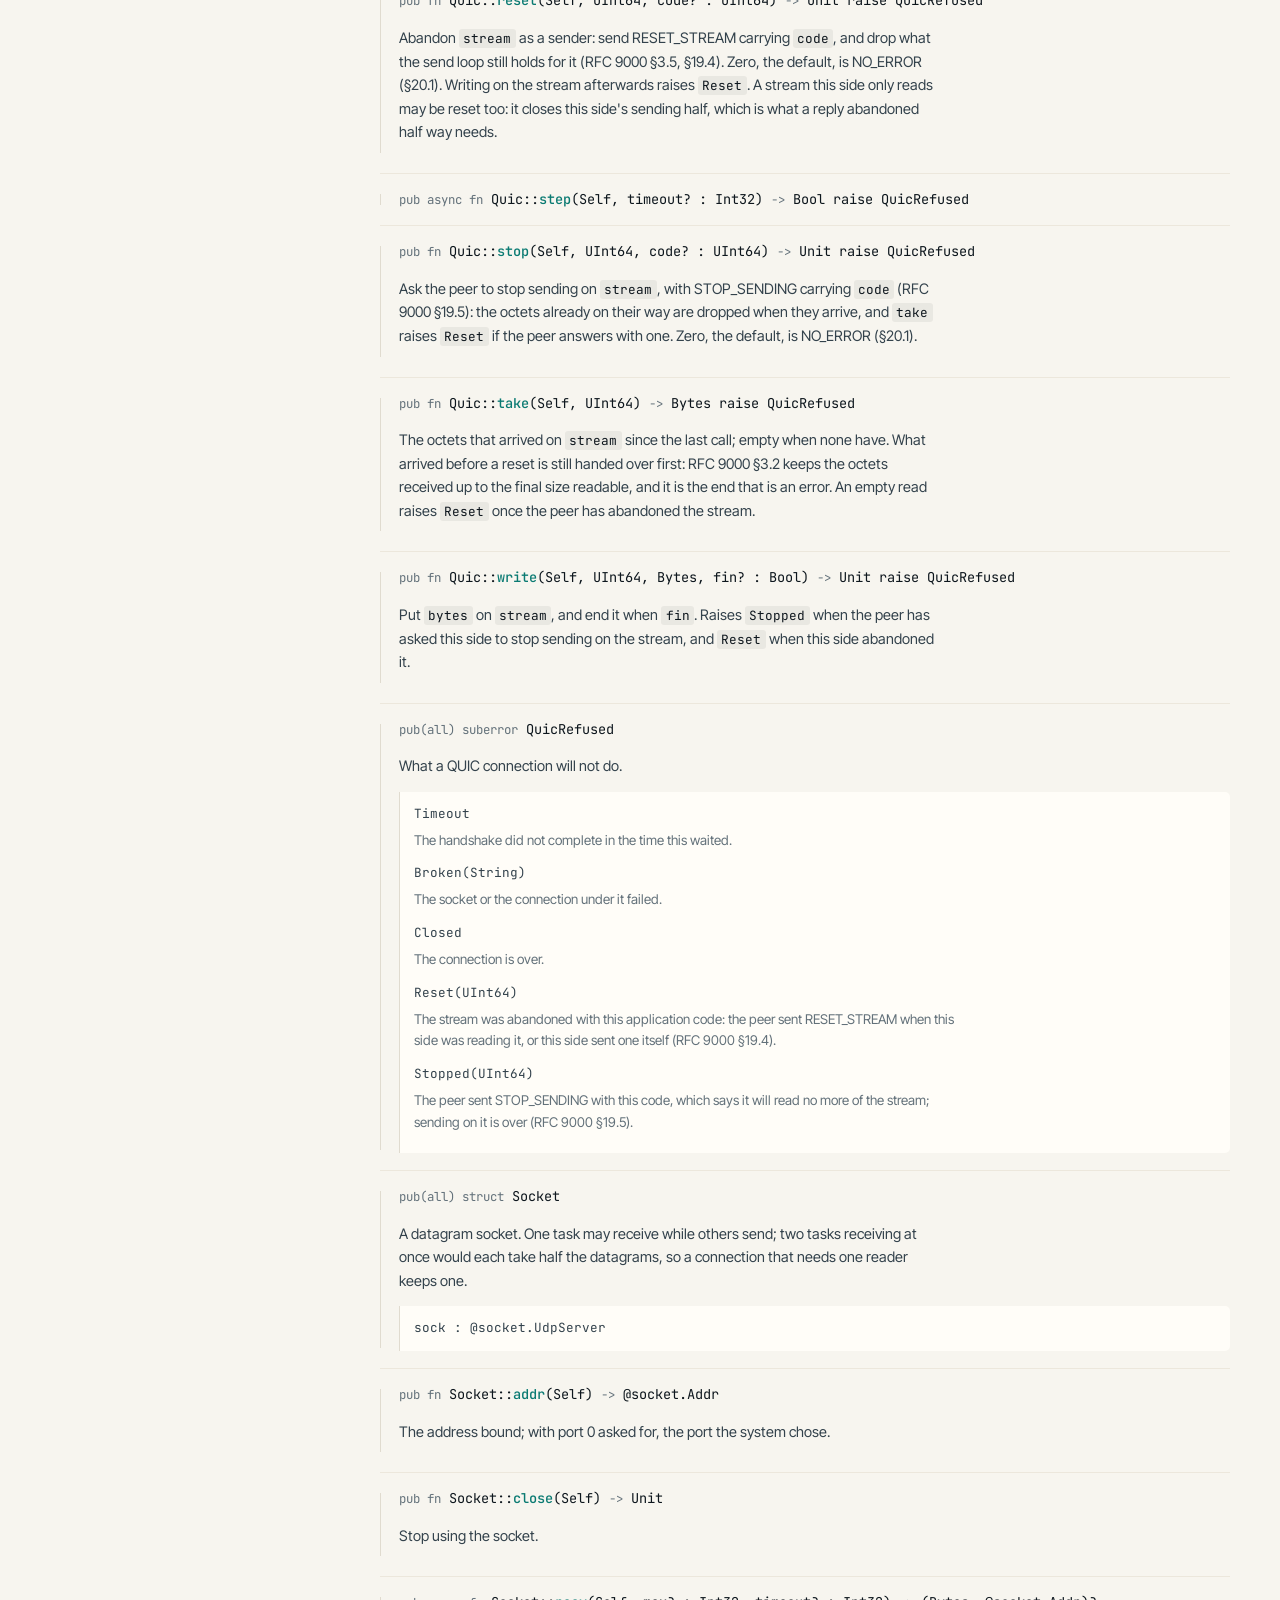
<file: docs/api.html>
<!DOCTYPE html>
<html lang="en">
<head>
<meta charset="utf-8">
<meta name="viewport" content="width=device-width, initial-scale=1">
<script>
  // The system decides until the reader does, and it is decided before the first paint: a dark
  // machine would otherwise flash a white page while the stylesheet loads.
  (function () {
    var t = null;
    try { t = localStorage.getItem("moonnet-theme"); } catch (e) {}
    if (t === "dark" || (!t && matchMedia("(prefers-color-scheme: dark)").matches)) {
      document.documentElement.setAttribute("data-theme", "dark");
    }
  })();
</script>
<title>API reference · moonnet</title>
<meta name="description" content="Every public value, type, method and error in moonnet, generated from the package interfaces and their documentation comments.">
<link rel="icon" href="data:image/svg+xml,<svg xmlns='http://www.w3.org/2000/svg' viewBox='0 0 32 32'><rect width='32' height='32' rx='6' fill='%230C1116'/><path d='M6 11h20M6 21h20' stroke='%2340C8B4' stroke-width='2'/><circle cx='11' cy='11' r='2.4' fill='%23F0B357'/><circle cx='21' cy='21' r='2.4' fill='%23F0B357'/></svg>">
<link rel="preconnect" href="https://fonts.googleapis.com">
<link rel="preconnect" href="https://fonts.gstatic.com" crossorigin>
<link href="https://fonts.googleapis.com/css2?family=Space+Grotesk:wght@400;500;600;700&family=Inter+Tight:wght@400;500;600&family=JetBrains+Mono:wght@400;500;700&display=swap" rel="stylesheet">
<link rel="stylesheet" href="assets/css/style.css">
</head>
<body class="page-api">
<a class="skip" href="#main">Skip to content</a>

<header class="nav">
  <a class="nav__brand" href="index.html" aria-label="moonnet home">
    <svg viewBox="0 0 32 24" aria-hidden="true"><path d="M2 6h28M2 18h28" stroke="currentColor" stroke-width="1.6"/><circle cx="9" cy="6" r="3" fill="none" stroke="currentColor" stroke-width="1.6"/><circle cx="23" cy="18" r="3" fill="none" stroke="currentColor" stroke-width="1.6"/></svg>
    <span>moonnet</span>
  </a>
  <button class="nav__icon nav__menu" type="button" aria-label="Menu" aria-expanded="false">
    <svg viewBox="0 0 24 24" fill="none" stroke="currentColor" stroke-width="2" aria-hidden="true"><path d="M4 7h16M4 12h16M4 17h16"/></svg>
  </button>
  <nav class="nav__links">
    <a class="nav__link" href="index.html">Home</a>
    <a class="nav__link" href="guide.html">Guide</a>
    <a class="nav__link is-active" href="api.html" aria-current="page">API</a>
    <a class="nav__link" href="showcase.html">Showcase</a>
    <a class="nav__link nav__link--ext" href="https://mooncakes.io/docs/moonbitstack/moonnet" title="mooncakes.io">mooncakes<svg class="nav__ext" viewBox="0 0 24 24" fill="none" stroke="currentColor" stroke-width="2" aria-hidden="true"><path d="M7 17 17 7M9 7h8v8"/></svg></a>
    <a class="nav__icon" href="https://github.com/moonbitstack/moonnet" aria-label="GitHub repository" title="GitHub">
      <svg viewBox="0 0 24 24" fill="currentColor" aria-hidden="true"><path d="M12 .5C5.73.5.5 5.73.5 12a11.5 11.5 0 0 0 7.86 10.92c.58.1.79-.25.79-.56v-2c-3.2.7-3.88-1.37-3.88-1.37-.53-1.34-1.3-1.7-1.3-1.7-1.06-.72.08-.71.08-.71 1.17.08 1.79 1.2 1.79 1.2 1.04 1.79 2.73 1.27 3.4.97.1-.76.41-1.27.74-1.56-2.55-.29-5.23-1.28-5.23-5.7 0-1.26.45-2.29 1.19-3.1-.12-.29-.52-1.46.11-3.05 0 0 .97-.31 3.18 1.18a11 11 0 0 1 5.8 0c2.2-1.49 3.17-1.18 3.17-1.18.63 1.59.23 2.76.11 3.05.74.81 1.19 1.84 1.19 3.1 0 4.43-2.69 5.41-5.25 5.69.42.36.79 1.08.79 2.18v3.23c0 .31.21.67.8.56A11.5 11.5 0 0 0 23.5 12C23.5 5.73 18.27.5 12 .5Z"/></svg>
    </a>
    <button class="nav__icon nav__toggle" type="button" aria-label="Toggle theme" aria-pressed="false" title="Toggle theme">
      <svg viewBox="0 0 24 24" fill="none" stroke="currentColor" stroke-width="1.8" aria-hidden="true"><path d="M21 12.8A9 9 0 1 1 11.2 3a7 7 0 0 0 9.8 9.8Z"/></svg>
    </button>
  </nav>
</header>

<main id="main" class="wrap docs">
  <aside class="toc" aria-label="Contents">
<a href="#pkg-spec" class="toc__pkg">moonnet/spec</a>
<a href="#spec-v-call" class="toc-sub">call</a>
<a href="#spec-v-find" class="toc-sub">find</a>
<a href="#spec-v-lines" class="toc-sub">lines</a>
<a href="#spec-v-read_to_end" class="toc-sub">read_to_end</a>
<a href="#spec-v-table" class="toc-sub">table</a>
<a href="#spec-t-Body" class="toc-sub">Body</a>
<a href="#spec-t-Field" class="toc-sub">Field</a>
<a href="#spec-m-Field-key" class="toc-sub toc-sub--deep">Field.key</a>
<a href="#spec-m-Field-new" class="toc-sub toc-sub--deep">Field.new</a>
<a href="#spec-t-Refused" class="toc-sub">Refused</a>
<a href="#spec-t-Request" class="toc-sub">Request</a>
<a href="#spec-m-Request-field" class="toc-sub toc-sub--deep">Request.field</a>
<a href="#spec-m-Request-new" class="toc-sub toc-sub--deep">Request.new</a>
<a href="#spec-t-Response" class="toc-sub">Response</a>
<a href="#spec-m-Response-field" class="toc-sub toc-sub--deep">Response.field</a>
<a href="#spec-t-Stream" class="toc-sub">Stream</a>
<a href="#spec-t-Conn" class="toc-sub">Conn</a>
<a href="#pkg-adapt-h1" class="toc__pkg">moonnet/adapt/h1</a>
<a href="#adapt-h1-v-client" class="toc-sub">client</a>
<a href="#adapt-h1-v-connect" class="toc-sub">connect</a>
<a href="#adapt-h1-t-Conn" class="toc-sub">Conn</a>
<a href="#adapt-h1-m-Conn-close" class="toc-sub toc-sub--deep">Conn.close</a>
<a href="#adapt-h1-m-Conn-is_ready" class="toc-sub toc-sub--deep">Conn.is_ready</a>
<a href="#adapt-h1-m-Conn-kind" class="toc-sub toc-sub--deep">Conn.kind</a>
<a href="#adapt-h1-m-Conn-new" class="toc-sub toc-sub--deep">Conn.new</a>
<a href="#adapt-h1-m-Conn-open" class="toc-sub toc-sub--deep">Conn.open</a>
<a href="#adapt-h1-m-Conn-read" class="toc-sub toc-sub--deep">Conn.read</a>
<a href="#adapt-h1-m-Conn-response" class="toc-sub toc-sub--deep">Conn.response</a>
<a href="#adapt-h1-m-Conn-send" class="toc-sub toc-sub--deep">Conn.send</a>
<a href="#adapt-h1-m-Conn-trailers" class="toc-sub toc-sub--deep">Conn.trailers</a>
<a href="#adapt-h1-t-Phase" class="toc-sub">Phase</a>
<a href="#pkg-adapt-h2" class="toc__pkg">moonnet/adapt/h2</a>
<a href="#adapt-h2-v-client" class="toc-sub">client</a>
<a href="#adapt-h2-v-connect" class="toc-sub">connect</a>
<a href="#adapt-h2-t-Conn" class="toc-sub">Conn</a>
<a href="#adapt-h2-m-Conn-close" class="toc-sub toc-sub--deep">Conn.close</a>
<a href="#adapt-h2-m-Conn-is_ready" class="toc-sub toc-sub--deep">Conn.is_ready</a>
<a href="#adapt-h2-m-Conn-kind" class="toc-sub toc-sub--deep">Conn.kind</a>
<a href="#adapt-h2-m-Conn-open" class="toc-sub toc-sub--deep">Conn.open</a>
<a href="#adapt-h2-m-Conn-read" class="toc-sub toc-sub--deep">Conn.read</a>
<a href="#adapt-h2-m-Conn-response" class="toc-sub toc-sub--deep">Conn.response</a>
<a href="#adapt-h2-m-Conn-send" class="toc-sub toc-sub--deep">Conn.send</a>
<a href="#adapt-h2-m-Conn-trailers" class="toc-sub toc-sub--deep">Conn.trailers</a>
<a href="#pkg-adapt-h3" class="toc__pkg">moonnet/adapt/h3</a>
<a href="#adapt-h3-v-connect" class="toc-sub">connect</a>
<a href="#adapt-h3-t-Conn" class="toc-sub">Conn</a>
<a href="#adapt-h3-m-Conn-close" class="toc-sub toc-sub--deep">Conn.close</a>
<a href="#adapt-h3-m-Conn-is_ready" class="toc-sub toc-sub--deep">Conn.is_ready</a>
<a href="#adapt-h3-m-Conn-kind" class="toc-sub toc-sub--deep">Conn.kind</a>
<a href="#adapt-h3-m-Conn-open" class="toc-sub toc-sub--deep">Conn.open</a>
<a href="#adapt-h3-m-Conn-read" class="toc-sub toc-sub--deep">Conn.read</a>
<a href="#adapt-h3-m-Conn-response" class="toc-sub toc-sub--deep">Conn.response</a>
<a href="#adapt-h3-m-Conn-send" class="toc-sub toc-sub--deep">Conn.send</a>
<a href="#adapt-h3-m-Conn-trailers" class="toc-sub toc-sub--deep">Conn.trailers</a>
<a href="#pkg-adapt-ws" class="toc__pkg">moonnet/adapt/ws</a>
<a href="#adapt-ws-v-client" class="toc-sub">client</a>
<a href="#adapt-ws-v-connect" class="toc-sub">connect</a>
<a href="#adapt-ws-t-Conn" class="toc-sub">Conn</a>
<a href="#adapt-ws-m-Conn-close" class="toc-sub toc-sub--deep">Conn.close</a>
<a href="#adapt-ws-m-Conn-close_code" class="toc-sub toc-sub--deep">Conn.close_code</a>
<a href="#adapt-ws-m-Conn-close_reason" class="toc-sub toc-sub--deep">Conn.close_reason</a>
<a href="#adapt-ws-m-Conn-is_closed" class="toc-sub toc-sub--deep">Conn.is_closed</a>
<a href="#adapt-ws-m-Conn-is_ready" class="toc-sub toc-sub--deep">Conn.is_ready</a>
<a href="#adapt-ws-m-Conn-kind" class="toc-sub toc-sub--deep">Conn.kind</a>
<a href="#adapt-ws-m-Conn-next" class="toc-sub toc-sub--deep">Conn.next</a>
<a href="#adapt-ws-m-Conn-open" class="toc-sub toc-sub--deep">Conn.open</a>
<a href="#adapt-ws-m-Conn-read" class="toc-sub toc-sub--deep">Conn.read</a>
<a href="#adapt-ws-m-Conn-response" class="toc-sub toc-sub--deep">Conn.response</a>
<a href="#adapt-ws-m-Conn-send" class="toc-sub toc-sub--deep">Conn.send</a>
<a href="#adapt-ws-m-Conn-send_binary" class="toc-sub toc-sub--deep">Conn.send_binary</a>
<a href="#adapt-ws-m-Conn-send_text" class="toc-sub toc-sub--deep">Conn.send_text</a>
<a href="#adapt-ws-m-Conn-trailers" class="toc-sub toc-sub--deep">Conn.trailers</a>
<a href="#pkg-tcp" class="toc__pkg">moonnet/tcp</a>
<a href="#tcp-v-dial" class="toc-sub">dial</a>
<a href="#tcp-v-handshake" class="toc-sub">handshake</a>
<a href="#tcp-v-host" class="toc-sub">host</a>
<a href="#tcp-v-listen" class="toc-sub">listen</a>
<a href="#tcp-v-port" class="toc-sub">port</a>
<a href="#tcp-v-serve" class="toc-sub">serve</a>
<a href="#tcp-t-Conn" class="toc-sub">Conn</a>
<a href="#tcp-m-Conn-_direct_read" class="toc-sub toc-sub--deep">Conn._direct_read</a>
<a href="#tcp-m-Conn-_get_internal_buffer" class="toc-sub toc-sub--deep">Conn._get_internal_buffer</a>
<a href="#tcp-m-Conn-alpn" class="toc-sub toc-sub--deep">Conn.alpn</a>
<a href="#tcp-m-Conn-client" class="toc-sub toc-sub--deep">Conn.client</a>
<a href="#tcp-m-Conn-close" class="toc-sub toc-sub--deep">Conn.close</a>
<a href="#tcp-m-Conn-drop" class="toc-sub toc-sub--deep">Conn.drop</a>
<a href="#tcp-m-Conn-is_alive" class="toc-sub toc-sub--deep">Conn.is_alive</a>
<a href="#tcp-m-Conn-is_tls" class="toc-sub toc-sub--deep">Conn.is_tls</a>
<a href="#tcp-m-Conn-opens_tls" class="toc-sub toc-sub--deep">Conn.opens_tls</a>
<a href="#tcp-m-Conn-peer" class="toc-sub toc-sub--deep">Conn.peer</a>
<a href="#tcp-m-Conn-plain" class="toc-sub toc-sub--deep">Conn.plain</a>
<a href="#tcp-m-Conn-read" class="toc-sub toc-sub--deep">Conn.read</a>
<a href="#tcp-m-Conn-read_all" class="toc-sub toc-sub--deep">Conn.read_all</a>
<a href="#tcp-m-Conn-read_exactly" class="toc-sub toc-sub--deep">Conn.read_exactly</a>
<a href="#tcp-m-Conn-read_some" class="toc-sub toc-sub--deep">Conn.read_some</a>
<a href="#tcp-m-Conn-read_until" class="toc-sub toc-sub--deep">Conn.read_until</a>
<a href="#tcp-m-Conn-secure" class="toc-sub toc-sub--deep">Conn.secure</a>
<a href="#tcp-m-Conn-server" class="toc-sub toc-sub--deep">Conn.server</a>
<a href="#tcp-m-Conn-server_name" class="toc-sub toc-sub--deep">Conn.server_name</a>
<a href="#tcp-m-Conn-shutdown" class="toc-sub toc-sub--deep">Conn.shutdown</a>
<a href="#tcp-m-Conn-starts_with" class="toc-sub toc-sub--deep">Conn.starts_with</a>
<a href="#tcp-m-Conn-tls" class="toc-sub toc-sub--deep">Conn.tls</a>
<a href="#tcp-m-Conn-upgrade" class="toc-sub toc-sub--deep">Conn.upgrade</a>
<a href="#tcp-m-Conn-write" class="toc-sub toc-sub--deep">Conn.write</a>
<a href="#tcp-m-Conn-write_once" class="toc-sub toc-sub--deep">Conn.write_once</a>
<a href="#tcp-m-Conn-write_reader" class="toc-sub toc-sub--deep">Conn.write_reader</a>
<a href="#tcp-t-Listener" class="toc-sub">Listener</a>
<a href="#tcp-m-Listener-accept" class="toc-sub toc-sub--deep">Listener.accept</a>
<a href="#tcp-m-Listener-addr" class="toc-sub toc-sub--deep">Listener.addr</a>
<a href="#tcp-m-Listener-close" class="toc-sub toc-sub--deep">Listener.close</a>
<a href="#tcp-m-Listener-serve" class="toc-sub toc-sub--deep">Listener.serve</a>
<a href="#tcp-t-Refused" class="toc-sub">Refused</a>
<a href="#pkg-udp" class="toc__pkg">moonnet/udp</a>
<a href="#udp-v-attempt_delay" class="toc-sub">attempt_delay</a>
<a href="#udp-v-bind" class="toc-sub">bind</a>
<a href="#udp-v-dial" class="toc-sub">dial</a>
<a href="#udp-v-dial_addrs" class="toc-sub">dial_addrs</a>
<a href="#udp-v-now" class="toc-sub">now</a>
<a href="#udp-t-Quic" class="toc-sub">Quic</a>
<a href="#udp-m-Quic-alpn" class="toc-sub toc-sub--deep">Quic.alpn</a>
<a href="#udp-m-Quic-close" class="toc-sub toc-sub--deep">Quic.close</a>
<a href="#udp-m-Quic-ended" class="toc-sub toc-sub--deep">Quic.ended</a>
<a href="#udp-m-Quic-open_bi" class="toc-sub toc-sub--deep">Quic.open_bi</a>
<a href="#udp-m-Quic-open_uni" class="toc-sub toc-sub--deep">Quic.open_uni</a>
<a href="#udp-m-Quic-refused" class="toc-sub toc-sub--deep">Quic.refused</a>
<a href="#udp-m-Quic-reset" class="toc-sub toc-sub--deep">Quic.reset</a>
<a href="#udp-m-Quic-step" class="toc-sub toc-sub--deep">Quic.step</a>
<a href="#udp-m-Quic-stop" class="toc-sub toc-sub--deep">Quic.stop</a>
<a href="#udp-m-Quic-take" class="toc-sub toc-sub--deep">Quic.take</a>
<a href="#udp-m-Quic-write" class="toc-sub toc-sub--deep">Quic.write</a>
<a href="#udp-t-QuicRefused" class="toc-sub">QuicRefused</a>
<a href="#udp-t-Socket" class="toc-sub">Socket</a>
<a href="#udp-m-Socket-addr" class="toc-sub toc-sub--deep">Socket.addr</a>
<a href="#udp-m-Socket-close" class="toc-sub toc-sub--deep">Socket.close</a>
<a href="#udp-m-Socket-recv" class="toc-sub toc-sub--deep">Socket.recv</a>
<a href="#udp-m-Socket-send" class="toc-sub toc-sub--deep">Socket.send</a>
<a href="#pkg-pool" class="toc__pkg">moonnet/pool</a>
<a href="#pool-v-defaults" class="toc-sub">defaults</a>
<a href="#pool-t-Config" class="toc-sub">Config</a>
<a href="#pool-t-Handout" class="toc-sub">Handout</a>
<a href="#pool-m-Handout-close" class="toc-sub toc-sub--deep">Handout.close</a>
<a href="#pool-m-Handout-is_ready" class="toc-sub toc-sub--deep">Handout.is_ready</a>
<a href="#pool-m-Handout-kind" class="toc-sub toc-sub--deep">Handout.kind</a>
<a href="#pool-m-Handout-open" class="toc-sub toc-sub--deep">Handout.open</a>
<a href="#pool-m-Handout-read" class="toc-sub toc-sub--deep">Handout.read</a>
<a href="#pool-m-Handout-response" class="toc-sub toc-sub--deep">Handout.response</a>
<a href="#pool-m-Handout-send" class="toc-sub toc-sub--deep">Handout.send</a>
<a href="#pool-m-Handout-trailers" class="toc-sub toc-sub--deep">Handout.trailers</a>
<a href="#pool-t-Idle" class="toc-sub">Idle</a>
<a href="#pool-t-Key" class="toc-sub">Key</a>
<a href="#pool-m-Key-new" class="toc-sub toc-sub--deep">Key.new</a>
<a href="#pool-t-Liveness" class="toc-sub">Liveness</a>
<a href="#pool-t-Opened" class="toc-sub">Opened</a>
<a href="#pool-m-Opened-new" class="toc-sub toc-sub--deep">Opened.new</a>
<a href="#pool-t-Pool" class="toc-sub">Pool</a>
<a href="#pool-m-Pool-close" class="toc-sub toc-sub--deep">Pool.close</a>
<a href="#pool-m-Pool-get" class="toc-sub toc-sub--deep">Pool.get</a>
<a href="#pool-m-Pool-idle" class="toc-sub toc-sub--deep">Pool.idle</a>
<a href="#pool-m-Pool-new" class="toc-sub toc-sub--deep">Pool.new</a>
<a href="#pool-m-Pool-total" class="toc-sub toc-sub--deep">Pool.total</a>
<a href="#pool-t-Refused" class="toc-sub">Refused</a>
<a href="#pool-t-Standing" class="toc-sub">Standing</a>
<a href="#pkg-root" class="toc__pkg">moonnet</a>
<a href="#root-v-bind" class="toc-sub">bind</a>
<a href="#root-v-connect" class="toc-sub">connect</a>
<a href="#root-v-dial" class="toc-sub">dial</a>
<a href="#root-v-listen" class="toc-sub">listen</a>
<a href="#root-v-serve" class="toc-sub">serve</a>
<a href="#root-t-Opened" class="toc-sub">Opened</a>
  </aside>
  <div class="content">
    <p class="eyebrow">API reference</p>
    <h1 class="page-title">The whole surface, by package.</h1>
    <p class="lead">Every public value, type, method and error, generated from the package interfaces and the comments beside the code.</p>
    <nav class="pkg-index" aria-label="Packages">
<a href="#pkg-spec">moonnet/spec</a>
<a href="#pkg-adapt-h1">moonnet/adapt/h1</a>
<a href="#pkg-adapt-h2">moonnet/adapt/h2</a>
<a href="#pkg-adapt-h3">moonnet/adapt/h3</a>
<a href="#pkg-adapt-ws">moonnet/adapt/ws</a>
<a href="#pkg-tcp">moonnet/tcp</a>
<a href="#pkg-udp">moonnet/udp</a>
<a href="#pkg-pool">moonnet/pool</a>
<a href="#pkg-root">moonnet</a>
    </nav>
<h2 class="api-pkg" id="pkg-spec">moonnet/spec</h2>
<p class="api-blurb">The contract: one exchange, whatever carries it.</p>
<div class="api-item" id="spec-v-call"><div class="api-sig"><span class="kw">pub async fn</span> <span class="fn">call</span>(&amp;Conn, Request) <span class="kw">-&gt;</span> (Response, Bytes)</div></div>
<div class="api-item" id="spec-v-find"><div class="api-sig"><span class="kw">pub fn</span> <span class="fn">find</span>(Array[Field], String) <span class="kw">-&gt;</span> String?</div><p class="api-desc">The first field named <code>name</code>, matched without regard to case.</p></div>
<div class="api-item" id="spec-v-lines"><div class="api-sig"><span class="kw">pub fn</span> <span class="fn">lines</span>(Array[Field]) <span class="kw">-&gt;</span> String</div><p class="api-desc"><code>name: value</code> lines, the form a head is shown in by a person reading a log.</p></div>
<div class="api-item" id="spec-v-read_to_end"><div class="api-sig"><span class="kw">pub async fn</span> <span class="fn">read_to_end</span>(&amp;Conn, Stream, limit? : Int32) <span class="kw">-&gt;</span> Bytes</div></div>
<div class="api-item" id="spec-v-table"><div class="api-sig"><span class="kw">pub fn</span> <span class="fn">table</span>(Array[Field]) <span class="kw">-&gt;</span> Map[String, String]</div><p class="api-desc">Every field of a head as one lower-cased name to its value, the last one winning, as a map lookup would.</p></div>
<div class="api-item" id="spec-t-Body"><div class="api-sig"><span class="kw">pub(all) enum</span> Body</div><p class="api-desc">Where a message&#x27;s body comes from.</p><div class="api-sub"><div class="api-sig api-sig--member">Empty</div><div class="api-vdoc"><p class="api-desc">No body: the message ends where its head does.</p></div><div class="api-sig api-sig--member">Bytes(Bytes)</div><div class="api-vdoc"><p class="api-desc">A body that is at hand, sent in full before the reply is read.</p></div><div class="api-sig api-sig--member">Streaming</div><div class="api-vdoc"><p class="api-desc">A body the caller sends with <code>send</code> after the exchange is open, in pieces whose length is not known when the head goes out.</p></div></div></div>
<div class="api-item" id="spec-t-Field"><div class="api-sig"><span class="kw">pub(all) struct</span> Field</div><p class="api-desc">One field of a message head: the name, and the value, as they go on the wire.</p><div class="api-sub"><div class="api-sig api-sig--member">name : String</div><div class="api-sig api-sig--member">value : String</div></div></div>
<div class="api-item" id="spec-m-Field-key"><div class="api-sig"><span class="kw">pub fn</span> Field::<span class="fn">key</span>(Self) <span class="kw">-&gt;</span> String</div><p class="api-desc">The name in the form a comparison uses: HTTP field names are case-insensitive (RFC 9110 §5.1), and a lower-case copy is what every lookup compares.</p></div>
<div class="api-item" id="spec-m-Field-new"><div class="api-sig"><span class="kw">pub fn</span> Field::<span class="fn">new</span>(String, String) <span class="kw">-&gt;</span> Self</div></div>
<div class="api-item" id="spec-t-Refused"><div class="api-sig"><span class="kw">pub(all) suberror</span> Refused</div><p class="api-desc">What a connection will not do.</p><div class="api-sub"><div class="api-sig api-sig--member">Malformed(String)</div><div class="api-vdoc"><p class="api-desc">The peer&#x27;s octets are not what the protocol allows.</p></div><div class="api-sig api-sig--member">Unsupported(String)</div><div class="api-vdoc"><p class="api-desc">The request, or the peer, asks for something this connection does not do.</p></div><div class="api-sig api-sig--member">Closed</div><div class="api-vdoc"><p class="api-desc">The connection ended before the exchange did.</p></div><div class="api-sig api-sig--member">Broken(String)</div><div class="api-vdoc"><p class="api-desc">The socket failed under the connection.</p></div></div></div>
<div class="api-item" id="spec-t-Request"><div class="api-sig"><span class="kw">pub(all) struct</span> Request</div><p class="api-desc">A request: what to ask for, and what to carry along.</p><div class="api-sub"><div class="api-sig api-sig--member">verb : String</div><div class="api-sig api-sig--member">target : String</div><div class="api-sig api-sig--member">fields : Array[Field]</div><div class="api-sig api-sig--member">body : Body</div></div></div>
<div class="api-item" id="spec-m-Request-field"><div class="api-sig"><span class="kw">pub fn</span> Request::<span class="fn">field</span>(Self, String) <span class="kw">-&gt;</span> String?</div></div>
<div class="api-item" id="spec-m-Request-new"><div class="api-sig"><span class="kw">pub fn</span> Request::<span class="fn">new</span>(String, String, fields? : Array[Field], body? : Body) <span class="kw">-&gt;</span> Self</div></div>
<div class="api-item" id="spec-t-Response"><div class="api-sig"><span class="kw">pub(all) struct</span> Response</div><p class="api-desc">A reply head: the status and the fields. The body is read through the connection, because it may be larger than anything worth holding at once.</p><div class="api-sub"><div class="api-sig api-sig--member">status : Int32</div><div class="api-sig api-sig--member">fields : Array[Field]</div></div></div>
<div class="api-item" id="spec-m-Response-field"><div class="api-sig"><span class="kw">pub fn</span> Response::<span class="fn">field</span>(Self, String) <span class="kw">-&gt;</span> String?</div></div>
<div class="api-item" id="spec-t-Stream"><div class="api-sig"><span class="kw">pub(all) struct</span> Stream</div><p class="api-desc">One exchange on a connection, named by the connection rather than by the protocol underneath: on a connection that carries one exchange at a time it is 1, and on one that multiplexes it is whatever that connection gave out.</p><div class="api-sub"><div class="api-sig api-sig--member">id : Int32</div></div></div>
<div class="api-item" id="spec-t-Conn"><div class="api-sig"><span class="kw">pub(open) trait</span> Conn</div><p class="api-desc">The one contract a connection presents, whatever carries it: HTTP/1.1, HTTP/2, HTTP/3 or WebSocket. Code written against this runs on any of them; an implementation is all a new protocol needs.</p>
<p class="api-desc">An exchange is opened, the request body is sent through it, and the reply&#x27;s head and body are read from it. A connection that carries one exchange at a time says so through <code>is_ready</code>, which a caller waits on before opening the next.</p><div class="api-sub"><div class="api-sig api-sig--member">async fn open(Self, Request) <span class="kw">-&gt;</span> Stream</div><div class="api-vdoc"><p class="api-desc">Open an exchange on <code>request</code>, and send its head and whatever body came with it.</p></div><div class="api-sig api-sig--member">async fn send(Self, Stream, Bytes, end~ : Bool) <span class="kw">-&gt;</span> Unit</div><div class="api-vdoc"><p class="api-desc">Send more of the request&#x27;s body; <code>end</code> marks the last of it. Only an exchange opened with <code>Body::Streaming</code> takes this.</p></div><div class="api-sig api-sig--member">async fn response(Self, Stream) <span class="kw">-&gt;</span> Response</div><div class="api-vdoc"><p class="api-desc">The reply&#x27;s head, once the peer has sent it.</p></div><div class="api-sig api-sig--member">async fn read(Self, Stream) <span class="kw">-&gt;</span> Bytes?</div><div class="api-vdoc"><p class="api-desc">The next run of the reply&#x27;s body, read as it arrives; <code>None</code> ends it.</p></div><div class="api-sig api-sig--member">fn trailers(Self, Stream) <span class="kw">-&gt;</span> Array[Field]</div><div class="api-vdoc"><p class="api-desc">The fields that came after the body, once <code>read</code> has ended it.</p></div><div class="api-sig api-sig--member">fn is_ready(Self) <span class="kw">-&gt;</span> Bool</div><div class="api-vdoc"><p class="api-desc">Whether another exchange can start on this connection now. False while one is in flight on a connection that carries them one at a time, and after it has ended.</p></div><div class="api-sig api-sig--member">fn kind(Self) <span class="kw">-&gt;</span> String</div><div class="api-vdoc"><p class="api-desc">The protocol the connection settled on, as ALPN names it: <code>http/1.1</code>, <code>h2</code>, <code>h3</code>.</p></div><div class="api-sig api-sig--member">async fn close(Self) <span class="kw">-&gt;</span> Unit</div><div class="api-vdoc"><p class="api-desc">End the connection, in whatever way the protocol under it asks for.</p></div></div></div>
<h2 class="api-pkg" id="pkg-adapt-h1">moonnet/adapt/h1</h2>
<p class="api-blurb">HTTP/1.1, RFC 9112.</p>
<div class="api-item" id="adapt-h1-v-client"><div class="api-sig"><span class="kw">pub fn</span> <span class="fn">client</span>(@tcp.Conn, String) <span class="kw">-&gt;</span> Conn</div><p class="api-desc">A client over a connection that is already open to <code>authority</code>, the <code>host[:port]</code> the Host field carries.</p></div>
<div class="api-item" id="adapt-h1-v-connect"><div class="api-sig"><span class="kw">pub async fn</span> <span class="fn">connect</span>(String, port~ : Int32, tls? : @tls.Client, now? : Int64) <span class="kw">-&gt;</span> Conn</div></div>
<div class="api-item" id="adapt-h1-t-Conn"><div class="api-sig"><span class="kw">pub(all) struct</span> Conn</div><p class="api-desc">An HTTP/1.1 client connection: one exchange at a time, its head and body framed as RFC 9112 says, over the tcp connection underneath.</p><div class="api-sub"><div class="api-sig api-sig--member">sock : @tcp.Conn</div><div class="api-sig api-sig--member">authority : String</div><div class="api-sig api-sig--member">mut held : Bytes</div><div class="api-sig api-sig--member">mut at : Int32</div><div class="api-sig api-sig--member">mut next_id : Int32</div><div class="api-sig api-sig--member">mut stream : Int32</div><div class="api-sig api-sig--member">mut verb : String</div><div class="api-sig api-sig--member">mut phase : Phase</div><div class="api-sig api-sig--member">mut framing : @http1.Body</div><div class="api-sig api-sig--member">mut left : Int32</div><div class="api-sig api-sig--member">mut streaming : Bool</div><div class="api-sig api-sig--member">mut sent_end : Bool</div><div class="api-sig api-sig--member">mut alive : Bool</div><div class="api-sig api-sig--member">mut after : Array[@spec.Field]</div></div></div>
<div class="api-item" id="adapt-h1-m-Conn-close"><div class="api-sig"><span class="kw">pub async fn</span> Conn::<span class="fn">close</span>(Self) <span class="kw">-&gt;</span> Unit</div></div>
<div class="api-item" id="adapt-h1-m-Conn-is_ready"><div class="api-sig"><span class="kw">pub fn</span> Conn::<span class="fn">is_ready</span>(Self) <span class="kw">-&gt;</span> Bool</div></div>
<div class="api-item" id="adapt-h1-m-Conn-kind"><div class="api-sig"><span class="kw">pub fn</span> Conn::<span class="fn">kind</span>(Self) <span class="kw">-&gt;</span> String</div></div>
<div class="api-item" id="adapt-h1-m-Conn-new"><div class="api-sig"><span class="kw">pub fn</span> Conn::<span class="fn">new</span>(@tcp.Conn, String) <span class="kw">-&gt;</span> Self</div></div>
<div class="api-item" id="adapt-h1-m-Conn-open"><div class="api-sig"><span class="kw">pub async fn</span> Conn::<span class="fn">open</span>(Self, @spec.Request) <span class="kw">-&gt;</span> @spec.Stream</div></div>
<div class="api-item" id="adapt-h1-m-Conn-read"><div class="api-sig"><span class="kw">pub async fn</span> Conn::<span class="fn">read</span>(Self, @spec.Stream) <span class="kw">-&gt;</span> Bytes?</div></div>
<div class="api-item" id="adapt-h1-m-Conn-response"><div class="api-sig"><span class="kw">pub async fn</span> Conn::<span class="fn">response</span>(Self, @spec.Stream) <span class="kw">-&gt;</span> @spec.Response</div></div>
<div class="api-item" id="adapt-h1-m-Conn-send"><div class="api-sig"><span class="kw">pub async fn</span> Conn::<span class="fn">send</span>(Self, @spec.Stream, Bytes, end~ : Bool) <span class="kw">-&gt;</span> Unit</div></div>
<div class="api-item" id="adapt-h1-m-Conn-trailers"><div class="api-sig"><span class="kw">pub fn</span> Conn::<span class="fn">trailers</span>(Self, @spec.Stream) <span class="kw">-&gt;</span> Array[@spec.Field]</div></div>
<div class="api-item" id="adapt-h1-t-Phase"><div class="api-sig"><span class="kw">pub(all) enum</span> Phase</div><p class="api-desc">Where an exchange stands.</p><div class="api-sub"><div class="api-sig api-sig--member">Idle</div><div class="api-sig api-sig--member">Reading</div><div class="api-sig api-sig--member">Body</div><div class="api-sig api-sig--member">Finished</div></div></div>
<div class="api-sig api-sig--impl">pub impl @spec.Conn for Conn</div>
<h2 class="api-pkg" id="pkg-adapt-h2">moonnet/adapt/h2</h2>
<p class="api-blurb">HTTP/2, RFC 9113.</p>
<div class="api-item" id="adapt-h2-v-client"><div class="api-sig"><span class="kw">pub async fn</span> <span class="fn">client</span>(@tcp.Conn, scheme? : String, authority~ : String) <span class="kw">-&gt;</span> Conn</div></div>
<div class="api-item" id="adapt-h2-v-connect"><div class="api-sig"><span class="kw">pub async fn</span> <span class="fn">connect</span>(String, port~ : Int32, tls? : @tls.Client, now? : Int64, authority? : String) <span class="kw">-&gt;</span> Conn</div></div>
<div class="api-item" id="adapt-h2-t-Conn"><div class="api-sig"><span class="kw">pub(all) struct</span> Conn</div><p class="api-desc">An HTTP/2 client connection: many exchanges over one connection, each on its own stream, framed as RFC 9113 says.</p><div class="api-sub"><div class="api-sig api-sig--member">sock : @tcp.Conn</div><div class="api-sig api-sig--member">h2 : @http2.Conn</div><div class="api-sig api-sig--member">authority : String</div><div class="api-sig api-sig--member">scheme : String</div><div class="api-sig api-sig--member">events : Array[@http2.Event]</div><div class="api-sig api-sig--member">tails : Map[Int32, Array[@spec.Field]]</div><div class="api-sig api-sig--member">mut dead : Bool</div></div></div>
<div class="api-item" id="adapt-h2-m-Conn-close"><div class="api-sig"><span class="kw">pub async fn</span> Conn::<span class="fn">close</span>(Self) <span class="kw">-&gt;</span> Unit</div></div>
<div class="api-item" id="adapt-h2-m-Conn-is_ready"><div class="api-sig"><span class="kw">pub fn</span> Conn::<span class="fn">is_ready</span>(Self) <span class="kw">-&gt;</span> Bool</div></div>
<div class="api-item" id="adapt-h2-m-Conn-kind"><div class="api-sig"><span class="kw">pub fn</span> Conn::<span class="fn">kind</span>(Self) <span class="kw">-&gt;</span> String</div></div>
<div class="api-item" id="adapt-h2-m-Conn-open"><div class="api-sig"><span class="kw">pub async fn</span> Conn::<span class="fn">open</span>(Self, @spec.Request) <span class="kw">-&gt;</span> @spec.Stream</div></div>
<div class="api-item" id="adapt-h2-m-Conn-read"><div class="api-sig"><span class="kw">pub async fn</span> Conn::<span class="fn">read</span>(Self, @spec.Stream) <span class="kw">-&gt;</span> Bytes?</div></div>
<div class="api-item" id="adapt-h2-m-Conn-response"><div class="api-sig"><span class="kw">pub async fn</span> Conn::<span class="fn">response</span>(Self, @spec.Stream) <span class="kw">-&gt;</span> @spec.Response</div></div>
<div class="api-item" id="adapt-h2-m-Conn-send"><div class="api-sig"><span class="kw">pub async fn</span> Conn::<span class="fn">send</span>(Self, @spec.Stream, Bytes, end~ : Bool) <span class="kw">-&gt;</span> Unit</div></div>
<div class="api-item" id="adapt-h2-m-Conn-trailers"><div class="api-sig"><span class="kw">pub fn</span> Conn::<span class="fn">trailers</span>(Self, @spec.Stream) <span class="kw">-&gt;</span> Array[@spec.Field]</div></div>
<div class="api-sig api-sig--impl">pub impl @spec.Conn for Conn</div>
<h2 class="api-pkg" id="pkg-adapt-h3">moonnet/adapt/h3</h2>
<p class="api-blurb">HTTP/3, RFC 9114, over QUIC.</p>
<div class="api-item" id="adapt-h3-v-connect"><div class="api-sig"><span class="kw">pub async fn</span> <span class="fn">connect</span>(String, port~ : Int32, tls~ : @tls.Client, authority? : String) <span class="kw">-&gt;</span> Conn</div></div>
<div class="api-item" id="adapt-h3-t-Conn"><div class="api-sig"><span class="kw">pub(all) struct</span> Conn</div><p class="api-desc">An HTTP/3 client connection: one QUIC connection, a control stream carrying this side&#x27;s settings, and a bidirectional stream for every exchange (RFC 9114 §6).</p><div class="api-sub"><div class="api-sig api-sig--member">quic : @udp.Quic</div><div class="api-sig api-sig--member">scheme : String</div><div class="api-sig api-sig--member">authority : String</div><div class="api-sig api-sig--member">mut next_id : Int32</div><div class="api-sig api-sig--member">streams : Map[Int32, UInt64]</div><div class="api-sig api-sig--member">held : Map[Int32, Bytes]</div><div class="api-sig api-sig--member">body : Map[Int32, Bytes]</div><div class="api-sig api-sig--member">heads : Map[Int32, @spec.Response]</div><div class="api-sig api-sig--member">tails : Map[Int32, Array[@spec.Field]]</div><div class="api-sig api-sig--member">ended : Map[Int32, Bool]</div><div class="api-sig api-sig--member">why : Map[Int32, String]</div><div class="api-sig api-sig--member">mut dead : Bool</div><div class="api-sig api-sig--member">mut quiet : Int64</div><div class="api-sig api-sig--member">deadline : Int64</div></div></div>
<div class="api-item" id="adapt-h3-m-Conn-close"><div class="api-sig"><span class="kw">pub async fn</span> Conn::<span class="fn">close</span>(Self) <span class="kw">-&gt;</span> Unit</div></div>
<div class="api-item" id="adapt-h3-m-Conn-is_ready"><div class="api-sig"><span class="kw">pub fn</span> Conn::<span class="fn">is_ready</span>(Self) <span class="kw">-&gt;</span> Bool</div></div>
<div class="api-item" id="adapt-h3-m-Conn-kind"><div class="api-sig"><span class="kw">pub fn</span> Conn::<span class="fn">kind</span>(Self) <span class="kw">-&gt;</span> String</div></div>
<div class="api-item" id="adapt-h3-m-Conn-open"><div class="api-sig"><span class="kw">pub async fn</span> Conn::<span class="fn">open</span>(Self, @spec.Request) <span class="kw">-&gt;</span> @spec.Stream</div></div>
<div class="api-item" id="adapt-h3-m-Conn-read"><div class="api-sig"><span class="kw">pub async fn</span> Conn::<span class="fn">read</span>(Self, @spec.Stream) <span class="kw">-&gt;</span> Bytes?</div></div>
<div class="api-item" id="adapt-h3-m-Conn-response"><div class="api-sig"><span class="kw">pub async fn</span> Conn::<span class="fn">response</span>(Self, @spec.Stream) <span class="kw">-&gt;</span> @spec.Response</div></div>
<div class="api-item" id="adapt-h3-m-Conn-send"><div class="api-sig"><span class="kw">pub async fn</span> Conn::<span class="fn">send</span>(Self, @spec.Stream, Bytes, end~ : Bool) <span class="kw">-&gt;</span> Unit</div></div>
<div class="api-item" id="adapt-h3-m-Conn-trailers"><div class="api-sig"><span class="kw">pub fn</span> Conn::<span class="fn">trailers</span>(Self, @spec.Stream) <span class="kw">-&gt;</span> Array[@spec.Field]</div></div>
<div class="api-sig api-sig--impl">pub impl @spec.Conn for Conn</div>
<h2 class="api-pkg" id="pkg-adapt-ws">moonnet/adapt/ws</h2>
<p class="api-blurb">WebSocket, RFC 6455.</p>
<div class="api-item" id="adapt-ws-v-client"><div class="api-sig"><span class="kw">pub fn</span> <span class="fn">client</span>(@tcp.Conn, host~ : String, scheme? : String) <span class="kw">-&gt;</span> Conn</div><p class="api-desc">A session over a connection that is already open to the server.</p></div>
<div class="api-item" id="adapt-ws-v-connect"><div class="api-sig"><span class="kw">pub async fn</span> <span class="fn">connect</span>(StringView, tls? : @tls.Client, now? : Int64) <span class="kw">-&gt;</span> Conn</div></div>
<div class="api-item" id="adapt-ws-t-Conn"><div class="api-sig"><span class="kw">pub(all) struct</span> Conn</div><p class="api-desc">A WebSocket session over a connection. The exchange is the upgrade: <code>open</code> sends the handshake, <code>response</code> is the 101, and from then on <code>read</code> yields whole messages and <code>send</code> writes them.</p><div class="api-sub"><div class="api-sig api-sig--member">sock : @tcp.Conn</div><div class="api-sig api-sig--member">scheme : String</div><div class="api-sig api-sig--member">host : String</div><div class="api-sig api-sig--member">mut target : String</div><div class="api-sig api-sig--member">key : String</div><div class="api-sig api-sig--member">stream : Int32</div><div class="api-sig api-sig--member">mut held : Bytes</div><div class="api-sig api-sig--member">reader : @moonbitstack/moonhttp/ws.Reader</div><div class="api-sig api-sig--member">mut opened : Bool</div><div class="api-sig api-sig--member">mut closed : Bool</div><div class="api-sig api-sig--member">mut code : Int32</div><div class="api-sig api-sig--member">mut why : String</div><div class="api-sig api-sig--member">mut head : @spec.Response?</div></div></div>
<div class="api-item" id="adapt-ws-m-Conn-close"><div class="api-sig"><span class="kw">pub async fn</span> Conn::<span class="fn">close</span>(Self) <span class="kw">-&gt;</span> Unit</div></div>
<div class="api-item" id="adapt-ws-m-Conn-close_code"><div class="api-sig"><span class="kw">pub fn</span> Conn::<span class="fn">close_code</span>(Self) <span class="kw">-&gt;</span> Int32</div><p class="api-desc">The close code and reason the peer gave, once the session has closed; 0 before.</p></div>
<div class="api-item" id="adapt-ws-m-Conn-close_reason"><div class="api-sig"><span class="kw">pub fn</span> Conn::<span class="fn">close_reason</span>(Self) <span class="kw">-&gt;</span> String</div><p class="api-desc">The reason the peer gave with its close, empty when it gave none.</p></div>
<div class="api-item" id="adapt-ws-m-Conn-is_closed"><div class="api-sig"><span class="kw">pub fn</span> Conn::<span class="fn">is_closed</span>(Self) <span class="kw">-&gt;</span> Bool</div><p class="api-desc">Whether the session has closed, from either side.</p></div>
<div class="api-item" id="adapt-ws-m-Conn-is_ready"><div class="api-sig"><span class="kw">pub fn</span> Conn::<span class="fn">is_ready</span>(Self) <span class="kw">-&gt;</span> Bool</div></div>
<div class="api-item" id="adapt-ws-m-Conn-kind"><div class="api-sig"><span class="kw">pub fn</span> Conn::<span class="fn">kind</span>(Self) <span class="kw">-&gt;</span> String</div></div>
<div class="api-item" id="adapt-ws-m-Conn-next"><div class="api-sig"><span class="kw">pub async fn</span> Conn::<span class="fn">next</span>(Self) <span class="kw">-&gt;</span> @moonbitstack/moonhttp/ws.Message? raise @spec.Refused</div></div>
<div class="api-item" id="adapt-ws-m-Conn-open"><div class="api-sig"><span class="kw">pub async fn</span> Conn::<span class="fn">open</span>(Self, @spec.Request) <span class="kw">-&gt;</span> @spec.Stream</div></div>
<div class="api-item" id="adapt-ws-m-Conn-read"><div class="api-sig"><span class="kw">pub async fn</span> Conn::<span class="fn">read</span>(Self, @spec.Stream) <span class="kw">-&gt;</span> Bytes?</div></div>
<div class="api-item" id="adapt-ws-m-Conn-response"><div class="api-sig"><span class="kw">pub async fn</span> Conn::<span class="fn">response</span>(Self, @spec.Stream) <span class="kw">-&gt;</span> @spec.Response</div></div>
<div class="api-item" id="adapt-ws-m-Conn-send"><div class="api-sig"><span class="kw">pub async fn</span> Conn::<span class="fn">send</span>(Self, @spec.Stream, Bytes, end~ : Bool) <span class="kw">-&gt;</span> Unit</div></div>
<div class="api-item" id="adapt-ws-m-Conn-send_binary"><div class="api-sig"><span class="kw">pub async fn</span> Conn::<span class="fn">send_binary</span>(Self, Bytes) <span class="kw">-&gt;</span> Unit raise @spec.Refused</div></div>
<div class="api-item" id="adapt-ws-m-Conn-send_text"><div class="api-sig"><span class="kw">pub async fn</span> Conn::<span class="fn">send_text</span>(Self, String) <span class="kw">-&gt;</span> Unit raise @spec.Refused</div></div>
<div class="api-item" id="adapt-ws-m-Conn-trailers"><div class="api-sig"><span class="kw">pub fn</span> Conn::<span class="fn">trailers</span>(Self, @spec.Stream) <span class="kw">-&gt;</span> Array[@spec.Field]</div></div>
<div class="api-sig api-sig--impl">pub impl @spec.Conn for Conn</div>
<h2 class="api-pkg" id="pkg-tcp">moonnet/tcp</h2>
<p class="api-blurb">TCP, and TLS over it: connections, the listener, the dialler.</p>
<div class="api-item" id="tcp-v-dial"><div class="api-sig"><span class="kw">pub async fn</span> <span class="fn">dial</span>(String, port~ : Int32, tls? : @tls.Client, now? : Int64) <span class="kw">-&gt;</span> Conn</div></div>
<div class="api-item" id="tcp-v-handshake"><div class="api-sig"><span class="kw">pub let</span> <span class="fn">handshake</span> : Int32</div><p class="api-desc">How long a TLS handshake may take, in milliseconds: asyncio&#x27;s and hypercorn&#x27;s 60 seconds. A peer that connects and never finishes holds a connection slot until then.</p></div>
<div class="api-item" id="tcp-v-host"><div class="api-sig"><span class="kw">pub let</span> <span class="fn">host</span> : String</div><p class="api-desc">The address a server listens on when none is given: loopback only, as uvicorn and Starlette default to, so a development server is not reachable from the network by accident.</p></div>
<div class="api-item" id="tcp-v-listen"><div class="api-sig"><span class="kw">pub async fn</span> <span class="fn">listen</span>(host? : String, port? : Int32, tls? : @tls.Server, reuse_addr? : Bool, handshake? : Int32?, cleartext? : Bool) <span class="kw">-&gt;</span> Listener</div></div>
<div class="api-item" id="tcp-v-port"><div class="api-sig"><span class="kw">pub let</span> <span class="fn">port</span> : Int32</div><p class="api-desc">The port every server in the family listens on by default.</p></div>
<div class="api-item" id="tcp-v-serve"><div class="api-sig"><span class="kw">pub async fn</span> <span class="fn">serve</span>(async (Conn, @socket.Addr) <span class="kw">-&gt;</span> Unit, host? : String, port? : Int32, tls? : @tls.Server, limit? : Int32, reuse_addr? : Bool, handshake? : Int32?) <span class="kw">-&gt;</span> Unit</div></div>
<div class="api-item" id="tcp-t-Conn"><div class="api-sig"><span class="kw">type</span> Conn</div><p class="api-desc">One TCP connection, in the clear or under TLS 1.3. It reads and writes through <code>@io.Reader</code> and <code>@io.Writer</code> either way, so a protocol driver serves both with the same code.</p>
<p class="api-desc">One task may read while another writes. Writes are serialised, so two tasks writing at once put whole messages on the wire, one after the other, and TLS records stay in sequence.</p></div>
<div class="api-item" id="tcp-m-Conn-_direct_read"><div class="api-sig"><span class="kw">pub async fn</span> Conn::<span class="fn">_direct_read</span>(Self, FixedArray[Byte], offset~ : Int32, max_len~ : Int32) <span class="kw">-&gt;</span> Int32</div></div>
<div class="api-item" id="tcp-m-Conn-_get_internal_buffer"><div class="api-sig"><span class="kw">pub fn</span> Conn::<span class="fn">_get_internal_buffer</span>(Self) <span class="kw">-&gt;</span> @io.ReaderBuffer</div></div>
<div class="api-item" id="tcp-m-Conn-alpn"><div class="api-sig"><span class="kw">pub fn</span> Conn::<span class="fn">alpn</span>(Self) <span class="kw">-&gt;</span> String?</div><p class="api-desc">The application protocol ALPN settled on (RFC 7301). None in the clear.</p></div>
<div class="api-item" id="tcp-m-Conn-client"><div class="api-sig"><span class="kw">pub async fn</span> Conn::<span class="fn">client</span>(@socket.Tcp, @tls.Client, String, rand? : (Int32) <span class="kw">-&gt;</span> Bytes, now? : Int64) <span class="kw">-&gt;</span> Self</div></div>
<div class="api-item" id="tcp-m-Conn-close"><div class="api-sig"><span class="kw">pub fn</span> Conn::<span class="fn">close</span>(Self) <span class="kw">-&gt;</span> Unit</div><p class="api-desc">Close the socket. Call <code>shutdown</code> first for a clean end under TLS.</p></div>
<div class="api-item" id="tcp-m-Conn-drop"><div class="api-sig"><span class="kw">pub async fn</span> Conn::<span class="fn">drop</span>(Self, Int32) <span class="kw">-&gt;</span> Int32</div></div>
<div class="api-item" id="tcp-m-Conn-is_alive"><div class="api-sig"><span class="kw">pub async fn</span> Conn::<span class="fn">is_alive</span>(Self, wait? : Int32) <span class="kw">-&gt;</span> Bool</div></div>
<div class="api-item" id="tcp-m-Conn-is_tls"><div class="api-sig"><span class="kw">pub fn</span> Conn::<span class="fn">is_tls</span>(Self) <span class="kw">-&gt;</span> Bool</div><p class="api-desc">Whether the connection runs under TLS.</p></div>
<div class="api-item" id="tcp-m-Conn-opens_tls"><div class="api-sig"><span class="kw">pub async fn</span> Conn::<span class="fn">opens_tls</span>(Self) <span class="kw">-&gt;</span> Bool</div></div>
<div class="api-item" id="tcp-m-Conn-peer"><div class="api-sig"><span class="kw">pub fn</span> Conn::<span class="fn">peer</span>(Self) <span class="kw">-&gt;</span> Array[Bytes]</div><p class="api-desc">The certificate chain the peer presented, DER, leaf first. Empty in the clear.</p></div>
<div class="api-item" id="tcp-m-Conn-plain"><div class="api-sig"><span class="kw">pub fn</span> Conn::<span class="fn">plain</span>(@socket.Tcp) <span class="kw">-&gt;</span> Self</div><p class="api-desc">A connection in the clear.</p></div>
<div class="api-item" id="tcp-m-Conn-read"><div class="api-sig"><span class="kw">pub async fn</span> Conn::<span class="fn">read</span>(Self, FixedArray[Byte], offset? : Int32, max_len? : Int32) <span class="kw">-&gt;</span> Int32</div></div>
<div class="api-item" id="tcp-m-Conn-read_all"><div class="api-sig"><span class="kw">pub async fn</span> Conn::<span class="fn">read_all</span>(Self) <span class="kw">-&gt;</span> &amp;@io.Data</div></div>
<div class="api-item" id="tcp-m-Conn-read_exactly"><div class="api-sig"><span class="kw">pub async fn</span> Conn::<span class="fn">read_exactly</span>(Self, Int32) <span class="kw">-&gt;</span> Bytes</div></div>
<div class="api-item" id="tcp-m-Conn-read_some"><div class="api-sig"><span class="kw">pub async fn</span> Conn::<span class="fn">read_some</span>(Self, max_len? : Int32) <span class="kw">-&gt;</span> Bytes?</div></div>
<div class="api-item" id="tcp-m-Conn-read_until"><div class="api-sig"><span class="kw">pub async fn</span> Conn::<span class="fn">read_until</span>(Self, StringView) <span class="kw">-&gt;</span> String?</div></div>
<div class="api-item" id="tcp-m-Conn-secure"><div class="api-sig"><span class="kw">pub async fn</span> Conn::<span class="fn">secure</span>(Self, @tls.Server, rand? : (Int32) <span class="kw">-&gt;</span> Bytes, now? : Int64) <span class="kw">-&gt;</span> Self</div></div>
<div class="api-item" id="tcp-m-Conn-server"><div class="api-sig"><span class="kw">pub async fn</span> Conn::<span class="fn">server</span>(@socket.Tcp, @tls.Server, rand? : (Int32) <span class="kw">-&gt;</span> Bytes, now? : Int64) <span class="kw">-&gt;</span> Self</div></div>
<div class="api-item" id="tcp-m-Conn-server_name"><div class="api-sig"><span class="kw">pub fn</span> Conn::<span class="fn">server_name</span>(Self) <span class="kw">-&gt;</span> String?</div><p class="api-desc">The host name the client asked for (RFC 6066 §3). None in the clear.</p></div>
<div class="api-item" id="tcp-m-Conn-shutdown"><div class="api-sig"><span class="kw">pub async fn</span> Conn::<span class="fn">shutdown</span>(Self) <span class="kw">-&gt;</span> Unit</div></div>
<div class="api-item" id="tcp-m-Conn-starts_with"><div class="api-sig"><span class="kw">pub async fn</span> Conn::<span class="fn">starts_with</span>(Self, BytesView) <span class="kw">-&gt;</span> Bool</div></div>
<div class="api-item" id="tcp-m-Conn-tls"><div class="api-sig"><span class="kw">pub fn</span> Conn::<span class="fn">tls</span>(Self) <span class="kw">-&gt;</span> @tls.Conn?</div><p class="api-desc">The TLS connection underneath, for what the accessors here do not say: the suite, the key update, the refusal reason. None in the clear.</p></div>
<div class="api-item" id="tcp-m-Conn-upgrade"><div class="api-sig"><span class="kw">pub async fn</span> Conn::<span class="fn">upgrade</span>(Self, @tls.Client, String, rand? : (Int32) <span class="kw">-&gt;</span> Bytes, now? : Int64) <span class="kw">-&gt;</span> Self</div></div>
<div class="api-item" id="tcp-m-Conn-write"><div class="api-sig"><span class="kw">pub async fn</span> Conn::<span class="fn">write</span>(Self, &amp;@io.Data) <span class="kw">-&gt;</span> Unit</div></div>
<div class="api-item" id="tcp-m-Conn-write_once"><div class="api-sig"><span class="kw">pub async fn</span> Conn::<span class="fn">write_once</span>(Self, Bytes, offset~ : Int32, len~ : Int32) <span class="kw">-&gt;</span> Int32</div></div>
<div class="api-item" id="tcp-m-Conn-write_reader"><div class="api-sig"><span class="kw">pub async fn</span> Conn::<span class="fn">write_reader</span>(Self, &amp;@io.Reader) <span class="kw">-&gt;</span> Unit</div></div>
<div class="api-item" id="tcp-t-Listener"><div class="api-sig"><span class="kw">type</span> Listener</div><p class="api-desc">A bound, listening socket. Connections queue from the moment <code>listen</code> returns, so a caller can connect to it, or hand its port out, without racing the server.</p></div>
<div class="api-item" id="tcp-m-Listener-accept"><div class="api-sig"><span class="kw">pub async fn</span> Listener::<span class="fn">accept</span>(Self) <span class="kw">-&gt;</span> (Conn, @socket.Addr)</div></div>
<div class="api-item" id="tcp-m-Listener-addr"><div class="api-sig"><span class="kw">pub fn</span> Listener::<span class="fn">addr</span>(Self) <span class="kw">-&gt;</span> @socket.Addr</div><p class="api-desc">The address listened on; with port 0 asked for, the port the system chose.</p></div>
<div class="api-item" id="tcp-m-Listener-close"><div class="api-sig"><span class="kw">pub fn</span> Listener::<span class="fn">close</span>(Self) <span class="kw">-&gt;</span> Unit</div><p class="api-desc">Stop listening.</p></div>
<div class="api-item" id="tcp-m-Listener-serve"><div class="api-sig"><span class="kw">pub async fn</span> Listener::<span class="fn">serve</span>(Self, async (Conn, @socket.Addr) <span class="kw">-&gt;</span> Unit, limit? : Int32) <span class="kw">-&gt;</span> Unit</div></div>
<div class="api-item" id="tcp-t-Refused"><div class="api-sig"><span class="kw">pub(all) suberror</span> Refused</div><p class="api-desc">What a connection will not do.</p><div class="api-sub"><div class="api-sig api-sig--member">Secured</div><div class="api-vdoc"><p class="api-desc"><code>secure</code> or <code>upgrade</code> on a connection that is TLS already.</p></div></div></div>
<div class="api-sig api-sig--impl">pub impl @io.Reader for Conn</div>
<div class="api-sig api-sig--impl">pub impl @io.Writer for Conn</div>
<h2 class="api-pkg" id="pkg-udp">moonnet/udp</h2>
<p class="api-blurb">The datagram socket, and the client end of a QUIC connection.</p>
<div class="api-item" id="udp-v-attempt_delay"><div class="api-sig"><span class="kw">pub let</span> <span class="fn">attempt_delay</span> : Int32</div><p class="api-desc">How long a QUIC dial gives one address before it tries the next one as well: the connection attempt delay of RFC 8305 §5, at the 250 ms §8 recommends.</p></div>
<div class="api-item" id="udp-v-bind"><div class="api-sig"><span class="kw">pub async fn</span> <span class="fn">bind</span>(host? : String, port? : Int32) <span class="kw">-&gt;</span> Socket</div></div>
<div class="api-item" id="udp-v-dial"><div class="api-sig"><span class="kw">pub async fn</span> <span class="fn">dial</span>(String, port~ : Int32, tls~ : @tls.Client, idle? : UInt64, attempt_delay? : Int32) <span class="kw">-&gt;</span> Quic raise QuicRefused</div></div>
<div class="api-item" id="udp-v-dial_addrs"><div class="api-sig"><span class="kw">pub async fn</span> <span class="fn">dial_addrs</span>(ArrayView[@socket.Addr], host~ : String, tls~ : @tls.Client, idle? : UInt64, attempt_delay? : Int32) <span class="kw">-&gt;</span> Quic raise QuicRefused</div></div>
<div class="api-item" id="udp-v-now"><div class="api-sig"><span class="kw">pub fn</span> <span class="fn">now</span>() <span class="kw">-&gt;</span> Int64</div><p class="api-desc">The clock a QUIC connection counts in: microseconds since the epoch, which is the unit the recovery, idle and closing-period timers are measured in (RFC 9002 §6). Reading it in milliseconds leaves every timer a thousand times too long, so a lost packet is never sent again.</p></div>
<div class="api-item" id="udp-t-Quic"><div class="api-sig"><span class="kw">pub(all) struct</span> Quic</div><p class="api-desc">A QUIC connection driven by one task: the client half of what <code>moonquic</code> states and this package puts on a datagram socket. Reading is a poll, because a connection that also carries control and QPACK streams cannot hand every arrival to one caller.</p><div class="api-sub"><div class="api-sig api-sig--member">socket : Socket</div><div class="api-sig api-sig--member">to : @socket.Addr</div><div class="api-sig api-sig--member">client : @conn.Client</div><div class="api-sig api-sig--member">mut bi : UInt64</div><div class="api-sig api-sig--member">mut uni : UInt64</div><div class="api-sig api-sig--member">mut dead : Bool</div><div class="api-sig api-sig--member">seen : Map[UInt64, Bool]</div><div class="api-sig api-sig--member">sent : Map[UInt64, UInt64]</div><div class="api-sig api-sig--member">errors : Map[UInt64, QuicRefused]</div><div class="api-sig api-sig--member">abandoned : Map[UInt64, UInt64]</div></div></div>
<div class="api-item" id="udp-m-Quic-alpn"><div class="api-sig"><span class="kw">pub fn</span> Quic::<span class="fn">alpn</span>(Self) <span class="kw">-&gt;</span> String?</div><p class="api-desc">The ALPN the handshake settled on.</p></div>
<div class="api-item" id="udp-m-Quic-close"><div class="api-sig"><span class="kw">pub fn</span> Quic::<span class="fn">close</span>(Self) <span class="kw">-&gt;</span> Unit</div><p class="api-desc">Close the socket the connection runs on.</p></div>
<div class="api-item" id="udp-m-Quic-ended"><div class="api-sig"><span class="kw">pub fn</span> Quic::<span class="fn">ended</span>(Self, UInt64) <span class="kw">-&gt;</span> Bool</div><p class="api-desc">Whether the peer has ended <code>stream</code>, with every octet of it read. A stream the peer reset is over too, however much of it arrived.</p></div>
<div class="api-item" id="udp-m-Quic-open_bi"><div class="api-sig"><span class="kw">pub fn</span> Quic::<span class="fn">open_bi</span>(Self) <span class="kw">-&gt;</span> UInt64</div><p class="api-desc">The next bidirectional stream this side opens: 0, 4, 8, … as RFC 9000 §2.1 numbers them.</p></div>
<div class="api-item" id="udp-m-Quic-open_uni"><div class="api-sig"><span class="kw">pub fn</span> Quic::<span class="fn">open_uni</span>(Self) <span class="kw">-&gt;</span> UInt64</div><p class="api-desc">The next unidirectional stream, from 2 upwards.</p></div>
<div class="api-item" id="udp-m-Quic-refused"><div class="api-sig"><span class="kw">pub fn</span> Quic::<span class="fn">refused</span>(Self, UInt64) <span class="kw">-&gt;</span> QuicRefused?</div><p class="api-desc">How the peer ended <code>stream</code> abruptly, if it did: <code>Reset</code> for a stream this side was reading, <code>Stopped</code> for one it was writing. <code>None</code> while the stream is live, and after a clean FIN — which is what <code>ended</code> reports.</p></div>
<div class="api-item" id="udp-m-Quic-reset"><div class="api-sig"><span class="kw">pub fn</span> Quic::<span class="fn">reset</span>(Self, UInt64, code? : UInt64) <span class="kw">-&gt;</span> Unit raise QuicRefused</div><p class="api-desc">Abandon <code>stream</code> as a sender: send RESET_STREAM carrying <code>code</code>, and drop what the send loop still holds for it (RFC 9000 §3.5, §19.4). Zero, the default, is NO_ERROR (§20.1). Writing on the stream afterwards raises <code>Reset</code>. A stream this side only reads may be reset too: it closes this side&#x27;s sending half, which is what a reply abandoned half way needs.</p></div>
<div class="api-item" id="udp-m-Quic-step"><div class="api-sig"><span class="kw">pub async fn</span> Quic::<span class="fn">step</span>(Self, timeout? : Int32) <span class="kw">-&gt;</span> Bool raise QuicRefused</div></div>
<div class="api-item" id="udp-m-Quic-stop"><div class="api-sig"><span class="kw">pub fn</span> Quic::<span class="fn">stop</span>(Self, UInt64, code? : UInt64) <span class="kw">-&gt;</span> Unit raise QuicRefused</div><p class="api-desc">Ask the peer to stop sending on <code>stream</code>, with STOP_SENDING carrying <code>code</code> (RFC 9000 §19.5): the octets already on their way are dropped when they arrive, and <code>take</code> raises <code>Reset</code> if the peer answers with one. Zero, the default, is NO_ERROR (§20.1).</p></div>
<div class="api-item" id="udp-m-Quic-take"><div class="api-sig"><span class="kw">pub fn</span> Quic::<span class="fn">take</span>(Self, UInt64) <span class="kw">-&gt;</span> Bytes raise QuicRefused</div><p class="api-desc">The octets that arrived on <code>stream</code> since the last call; empty when none have. What arrived before a reset is still handed over first: RFC 9000 §3.2 keeps the octets received up to the final size readable, and it is the end that is an error. An empty read raises <code>Reset</code> once the peer has abandoned the stream.</p></div>
<div class="api-item" id="udp-m-Quic-write"><div class="api-sig"><span class="kw">pub fn</span> Quic::<span class="fn">write</span>(Self, UInt64, Bytes, fin? : Bool) <span class="kw">-&gt;</span> Unit raise QuicRefused</div><p class="api-desc">Put <code>bytes</code> on <code>stream</code>, and end it when <code>fin</code>. Raises <code>Stopped</code> when the peer has asked this side to stop sending on the stream, and <code>Reset</code> when this side abandoned it.</p></div>
<div class="api-item" id="udp-t-QuicRefused"><div class="api-sig"><span class="kw">pub(all) suberror</span> QuicRefused</div><p class="api-desc">What a QUIC connection will not do.</p><div class="api-sub"><div class="api-sig api-sig--member">Timeout</div><div class="api-vdoc"><p class="api-desc">The handshake did not complete in the time this waited.</p></div><div class="api-sig api-sig--member">Broken(String)</div><div class="api-vdoc"><p class="api-desc">The socket or the connection under it failed.</p></div><div class="api-sig api-sig--member">Closed</div><div class="api-vdoc"><p class="api-desc">The connection is over.</p></div><div class="api-sig api-sig--member">Reset(UInt64)</div><div class="api-vdoc"><p class="api-desc">The stream was abandoned with this application code: the peer sent RESET_STREAM when this side was reading it, or this side sent one itself (RFC 9000 §19.4).</p></div><div class="api-sig api-sig--member">Stopped(UInt64)</div><div class="api-vdoc"><p class="api-desc">The peer sent STOP_SENDING with this code, which says it will read no more of the stream; sending on it is over (RFC 9000 §19.5).</p></div></div></div>
<div class="api-item" id="udp-t-Socket"><div class="api-sig"><span class="kw">pub(all) struct</span> Socket</div><p class="api-desc">A datagram socket. One task may receive while others send; two tasks receiving at once would each take half the datagrams, so a connection that needs one reader keeps one.</p><div class="api-sub"><div class="api-sig api-sig--member">sock : @socket.UdpServer</div></div></div>
<div class="api-item" id="udp-m-Socket-addr"><div class="api-sig"><span class="kw">pub fn</span> Socket::<span class="fn">addr</span>(Self) <span class="kw">-&gt;</span> @socket.Addr</div><p class="api-desc">The address bound; with port 0 asked for, the port the system chose.</p></div>
<div class="api-item" id="udp-m-Socket-close"><div class="api-sig"><span class="kw">pub fn</span> Socket::<span class="fn">close</span>(Self) <span class="kw">-&gt;</span> Unit</div><p class="api-desc">Stop using the socket.</p></div>
<div class="api-item" id="udp-m-Socket-recv"><div class="api-sig"><span class="kw">pub async fn</span> Socket::<span class="fn">recv</span>(Self, max? : Int32, timeout? : Int32) <span class="kw">-&gt;</span> (Bytes, @socket.Addr)?</div></div>
<div class="api-item" id="udp-m-Socket-send"><div class="api-sig"><span class="kw">pub async fn</span> Socket::<span class="fn">send</span>(Self, @socket.Addr, Bytes) <span class="kw">-&gt;</span> Unit</div></div>
<h2 class="api-pkg" id="pkg-pool">moonnet/pool</h2>
<p class="api-blurb">Connections kept by host, port and ALPN.</p>
<div class="api-item" id="pool-v-defaults"><div class="api-sig"><span class="kw">pub let</span> <span class="fn">defaults</span> : Config</div><p class="api-desc">The presets: an idle connection lives half a minute, a key keeps eight, the pool holds sixty-four, a reused one is peeked at, and a caller waits five seconds for a slot. These are the values curl and Go&#x27;s transport settle near; what matters more is that all five are named and can be changed.</p></div>
<div class="api-item" id="pool-t-Config"><div class="api-sig"><span class="kw">pub(all) struct</span> Config</div><p class="api-desc">How a pool behaves. Every one of these is a number a caller will want to change, so all of them are here rather than in the code.</p><div class="api-sub"><div class="api-sig api-sig--member">idle : Int32</div><div class="api-sig api-sig--member">max_idle : Int32</div><div class="api-sig api-sig--member">max_total : Int32</div><div class="api-sig api-sig--member">liveness : Liveness</div><div class="api-sig api-sig--member">wait : Int32</div></div></div>
<div class="api-item" id="pool-t-Handout"><div class="api-sig"><span class="kw">pub(all) struct</span> Handout</div><p class="api-desc">A connection handed out by a pool: the contract&#x27;s eight methods, and a <code>close</code> that puts the connection back for the next caller instead of shutting the socket.</p><div class="api-sub"><div class="api-sig api-sig--member">pool : Pool</div><div class="api-sig api-sig--member">key : Key</div><div class="api-sig api-sig--member">raw : @tcp.Conn</div><div class="api-sig api-sig--member">conn : &amp;@spec.Conn</div><div class="api-sig api-sig--member">mut standing : Standing</div></div></div>
<div class="api-item" id="pool-m-Handout-close"><div class="api-sig"><span class="kw">pub async fn</span> Handout::<span class="fn">close</span>(Self) <span class="kw">-&gt;</span> Unit</div></div>
<div class="api-item" id="pool-m-Handout-is_ready"><div class="api-sig"><span class="kw">pub fn</span> Handout::<span class="fn">is_ready</span>(Self) <span class="kw">-&gt;</span> Bool</div></div>
<div class="api-item" id="pool-m-Handout-kind"><div class="api-sig"><span class="kw">pub fn</span> Handout::<span class="fn">kind</span>(Self) <span class="kw">-&gt;</span> String</div></div>
<div class="api-item" id="pool-m-Handout-open"><div class="api-sig"><span class="kw">pub async fn</span> Handout::<span class="fn">open</span>(Self, @spec.Request) <span class="kw">-&gt;</span> @spec.Stream</div></div>
<div class="api-item" id="pool-m-Handout-read"><div class="api-sig"><span class="kw">pub async fn</span> Handout::<span class="fn">read</span>(Self, @spec.Stream) <span class="kw">-&gt;</span> Bytes?</div></div>
<div class="api-item" id="pool-m-Handout-response"><div class="api-sig"><span class="kw">pub async fn</span> Handout::<span class="fn">response</span>(Self, @spec.Stream) <span class="kw">-&gt;</span> @spec.Response</div></div>
<div class="api-item" id="pool-m-Handout-send"><div class="api-sig"><span class="kw">pub async fn</span> Handout::<span class="fn">send</span>(Self, @spec.Stream, Bytes, end~ : Bool) <span class="kw">-&gt;</span> Unit</div></div>
<div class="api-item" id="pool-m-Handout-trailers"><div class="api-sig"><span class="kw">pub fn</span> Handout::<span class="fn">trailers</span>(Self, @spec.Stream) <span class="kw">-&gt;</span> Array[@spec.Field]</div></div>
<div class="api-item" id="pool-t-Idle"><div class="api-sig"><span class="kw">type</span> Idle</div><p class="api-desc">A connection kept in the pool, and the moment it stops being worth reusing.</p></div>
<div class="api-item" id="pool-t-Key"><div class="api-sig"><span class="kw">pub(all) struct</span> Key</div><p class="api-desc">What makes two connections interchangeable: the host, the port, and the protocol ALPN settled on. A connection kept under one key is never handed out for another.</p><div class="api-sub"><div class="api-sig api-sig--member">host : String</div><div class="api-sig api-sig--member">port : Int32</div><div class="api-sig api-sig--member">alpn : String</div></div></div>
<div class="api-item" id="pool-m-Key-new"><div class="api-sig"><span class="kw">pub fn</span> Key::<span class="fn">new</span>(String, Int32, alpn~ : String) <span class="kw">-&gt;</span> Self</div></div>
<div class="api-item" id="pool-t-Liveness"><div class="api-sig"><span class="kw">pub(all) enum</span> Liveness</div><p class="api-desc">What a reused connection is asked before it is handed out again.</p><div class="api-sub"><div class="api-sig api-sig--member">None_</div><div class="api-vdoc"><p class="api-desc">Nothing: a connection that served an exchange is taken on trust until the next one fails, which is what most clients do.</p></div><div class="api-sig api-sig--member">Peek</div><div class="api-vdoc"><p class="api-desc">A read that does not wait. A peer that has closed is dropped; one that has said something while idle keeps what it said for the next exchange.</p></div></div></div>
<div class="api-item" id="pool-t-Opened"><div class="api-sig"><span class="kw">pub(all) struct</span> Opened</div><p class="api-desc">A socket and the connection that presents it as the contract. The two stay bound for as long as both live: a protocol&#x27;s connection carries state a fresh one over the same socket would not have — HTTP/2 sends its preface once, and a WebSocket session is one upgrade and then messages.</p><div class="api-sub"><div class="api-sig api-sig--member">raw : @tcp.Conn</div><div class="api-sig api-sig--member">conn : &amp;@spec.Conn</div></div></div>
<div class="api-item" id="pool-m-Opened-new"><div class="api-sig"><span class="kw">pub fn</span> Opened::<span class="fn">new</span>(@tcp.Conn, &amp;@spec.Conn) <span class="kw">-&gt;</span> Self</div><p class="api-desc">A pair for a socket the caller has just dialled, with <code>conn</code> the adapter over it.</p></div>
<div class="api-item" id="pool-t-Pool"><div class="api-sig"><span class="kw">pub(all) struct</span> Pool</div><p class="api-desc">The connections kept for another exchange, handed out as the contract. A caller takes one with <code>get</code> and gives it back by closing it; a connection that is never closed is not counted as idle and stays against <code>max_total</code>.</p><div class="api-sub"><div class="api-sig api-sig--member">open : async (Key) <span class="kw">-&gt;</span> Opened</div><div class="api-sig api-sig--member">config : Config</div><div class="api-sig api-sig--member">mut idle : Map[String, Array[Idle]]</div><div class="api-sig api-sig--member">mut total : Int32</div><div class="api-sig api-sig--member">changed : @cond_var.Cond</div><div class="api-sig api-sig--member">mut closed : Bool</div></div></div>
<div class="api-item" id="pool-m-Pool-close"><div class="api-sig"><span class="kw">pub fn</span> Pool::<span class="fn">close</span>(Self) <span class="kw">-&gt;</span> Unit</div><p class="api-desc">Close every idle connection and refuse further use. A connection out on loan is closed when its holder gives it back.</p></div>
<div class="api-item" id="pool-m-Pool-get"><div class="api-sig"><span class="kw">pub async fn</span> Pool::<span class="fn">get</span>(Self, Key) <span class="kw">-&gt;</span> Handout raise Refused</div></div>
<div class="api-item" id="pool-m-Pool-idle"><div class="api-sig"><span class="kw">pub fn</span> Pool::<span class="fn">idle</span>(Self, Key) <span class="kw">-&gt;</span> Int32</div><p class="api-desc">How many connections are idle under <code>key</code>.</p></div>
<div class="api-item" id="pool-m-Pool-new"><div class="api-sig"><span class="kw">pub fn</span> Pool::<span class="fn">new</span>(async (Key) <span class="kw">-&gt;</span> Opened, config? : Config) <span class="kw">-&gt;</span> Self</div><p class="api-desc">A pool that opens a connection with <code>open</code> when it has none to hand out.</p></div>
<div class="api-item" id="pool-m-Pool-total"><div class="api-sig"><span class="kw">pub fn</span> Pool::<span class="fn">total</span>(Self) <span class="kw">-&gt;</span> Int32</div><p class="api-desc">How many connections the pool holds open, in use or idle.</p></div>
<div class="api-item" id="pool-t-Refused"><div class="api-sig"><span class="kw">pub(all) suberror</span> Refused</div><p class="api-desc">What a pool will not do.</p><div class="api-sub"><div class="api-sig api-sig--member">Busy</div><div class="api-vdoc"><p class="api-desc">The pool is full and no slot came free in time.</p></div><div class="api-sig api-sig--member">Closed</div><div class="api-vdoc"><p class="api-desc">The pool was closed.</p></div><div class="api-sig api-sig--member">Failed(String)</div><div class="api-vdoc"><p class="api-desc">Opening a connection failed.</p></div></div></div>
<div class="api-item" id="pool-t-Standing"><div class="api-sig"><span class="kw">type</span> Standing</div><p class="api-desc">Where a handed-out connection stands. A connection is reused only from <code>InUse</code>; an exchange that failed, or one that was cut short, leaves it <code>Broken</code> and the socket is shut rather than handed on.</p></div>
<div class="api-sig api-sig--impl">pub impl @spec.Conn for Handout</div>
<h2 class="api-pkg" id="pkg-root">moonnet</h2>
<p class="api-blurb">The front door: one import for the connection, the datagram socket and the contract.</p>
<div class="api-item" id="root-v-bind"><div class="api-sig"><span class="kw">pub async fn</span> <span class="fn">bind</span>(host? : String, port? : Int32) <span class="kw">-&gt;</span> @udp.Socket</div></div>
<div class="api-item" id="root-v-connect"><div class="api-sig"><span class="kw">pub async fn</span> <span class="fn">connect</span>(StringView, alpn? : Array[String], roots? : @x509.Roots, now? : Int64) <span class="kw">-&gt;</span> Opened</div></div>
<div class="api-item" id="root-v-dial"><div class="api-sig"><span class="kw">pub async fn</span> <span class="fn">dial</span>(String, port~ : Int32, tls? : @tls.Client, now? : Int64) <span class="kw">-&gt;</span> @tcp.Conn</div></div>
<div class="api-item" id="root-v-listen"><div class="api-sig"><span class="kw">pub async fn</span> <span class="fn">listen</span>(host? : String, port? : Int32, tls? : @tls.Server, reuse_addr? : Bool, handshake? : Int32?, cleartext? : Bool) <span class="kw">-&gt;</span> @tcp.Listener</div></div>
<div class="api-item" id="root-v-serve"><div class="api-sig"><span class="kw">pub async fn</span> <span class="fn">serve</span>(async (@tcp.Conn, @socket.Addr) <span class="kw">-&gt;</span> Unit, host? : String, port? : Int32, tls? : @tls.Server, limit? : Int32, reuse_addr? : Bool, handshake? : Int32?) <span class="kw">-&gt;</span> Unit</div></div>
<div class="api-item" id="root-t-Opened"><div class="api-sig"><span class="kw">pub(all) struct</span> Opened</div><p class="api-desc">What <code>connect</code> settled on.</p><div class="api-sub"><div class="api-sig api-sig--member">conn : @tcp.Conn</div><div class="api-sig api-sig--member">alpn : String</div><div class="api-sig api-sig--member">target : String</div></div></div>
  </div>
</main>

<footer class="footer">
  <div class="wrap footer__row">
    <span>moonnet · Apache-2.0</span>
    <span>
      <a href="guide.html">Guide</a> ·
      <a href="showcase.html">Showcase</a> ·
      <a href="https://github.com/moonbitstack/moonnet">GitHub</a>
    </span>
  </div>
</footer>

<script src="assets/js/site.js" defer></script>
</body>
</html>
</file>
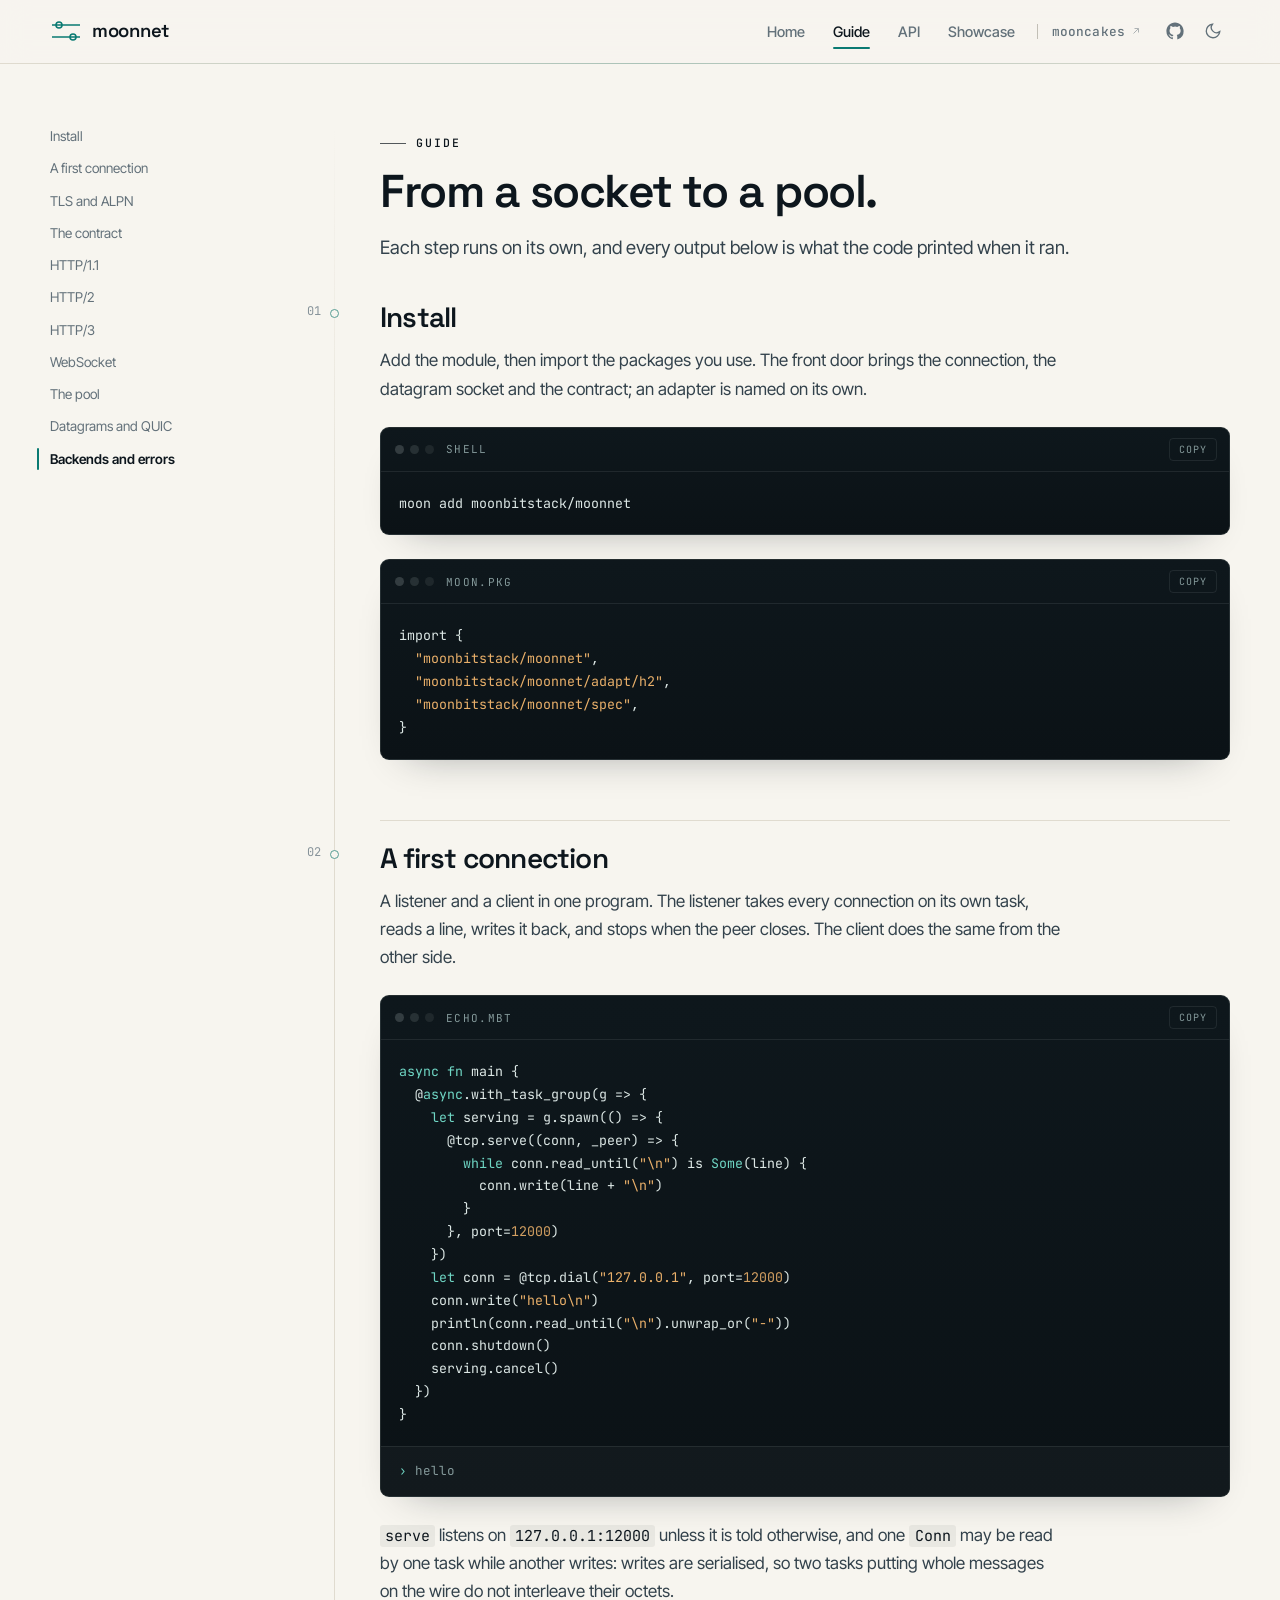
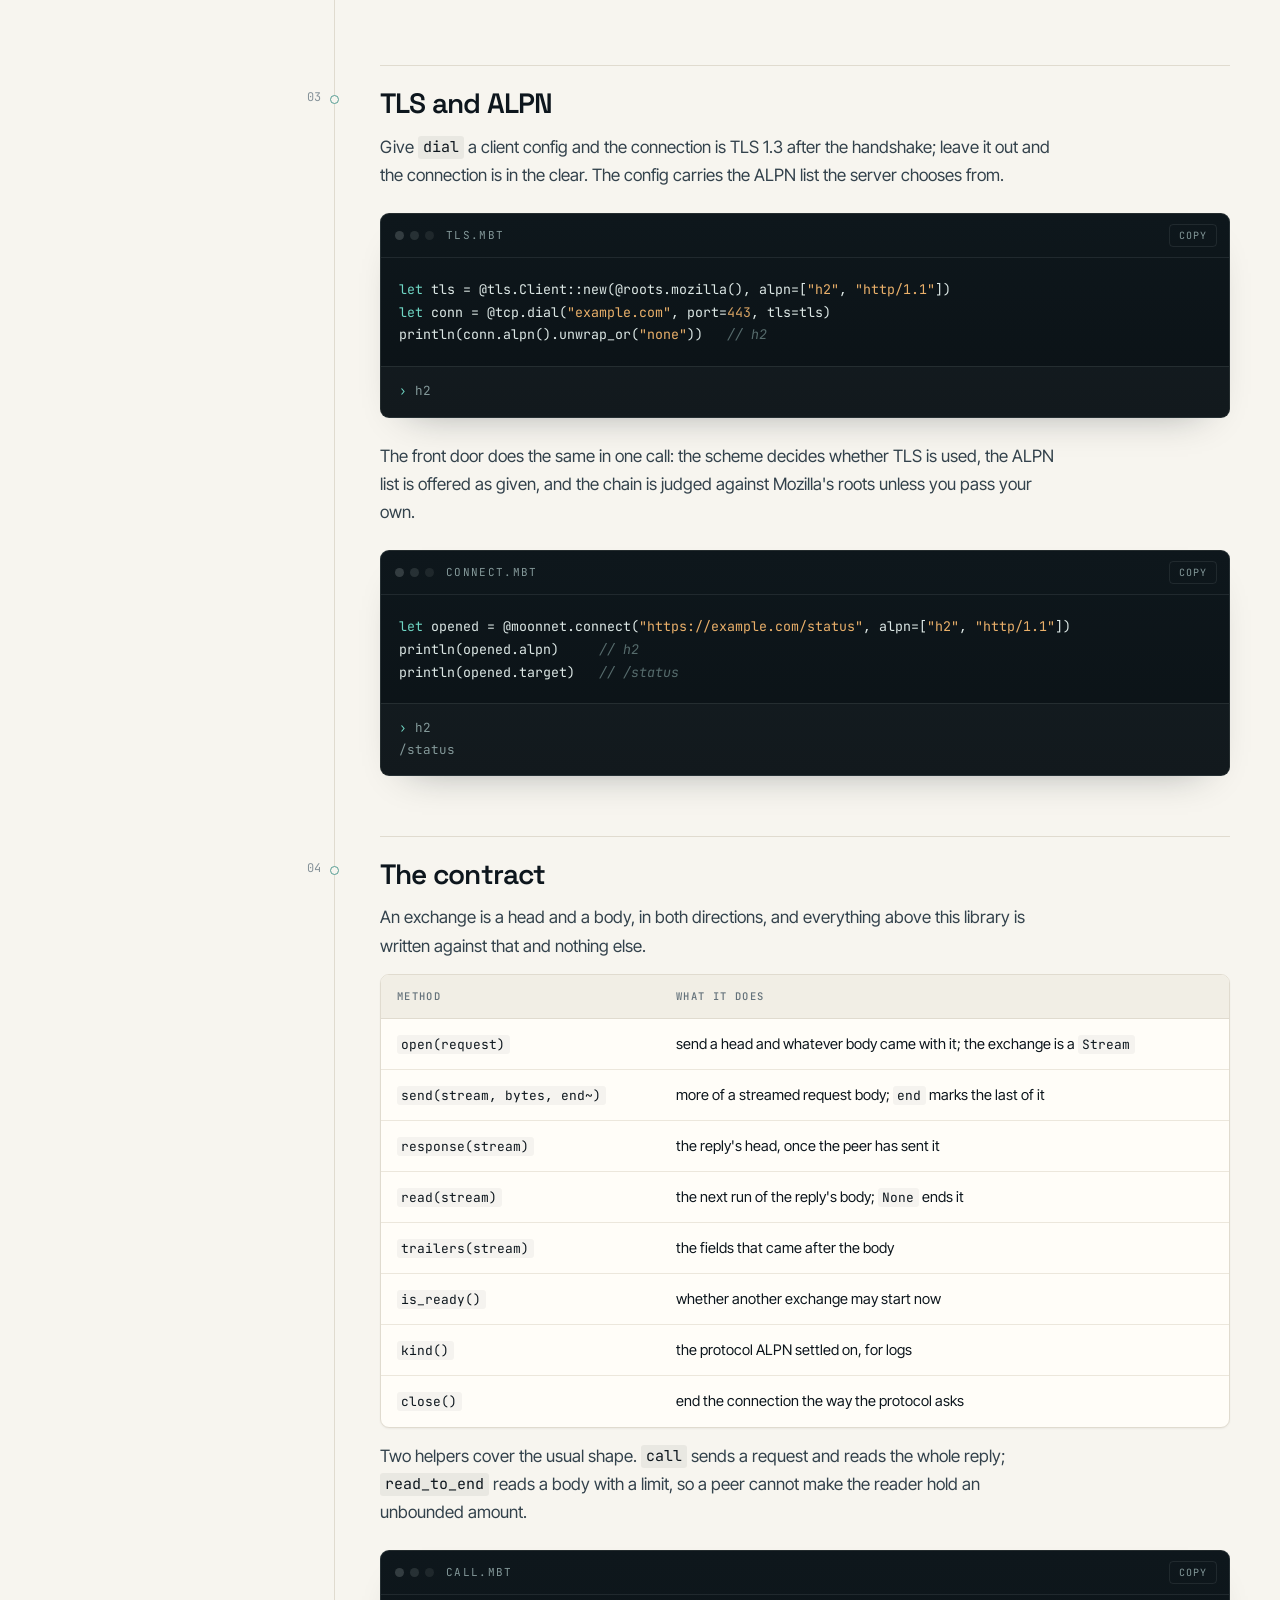
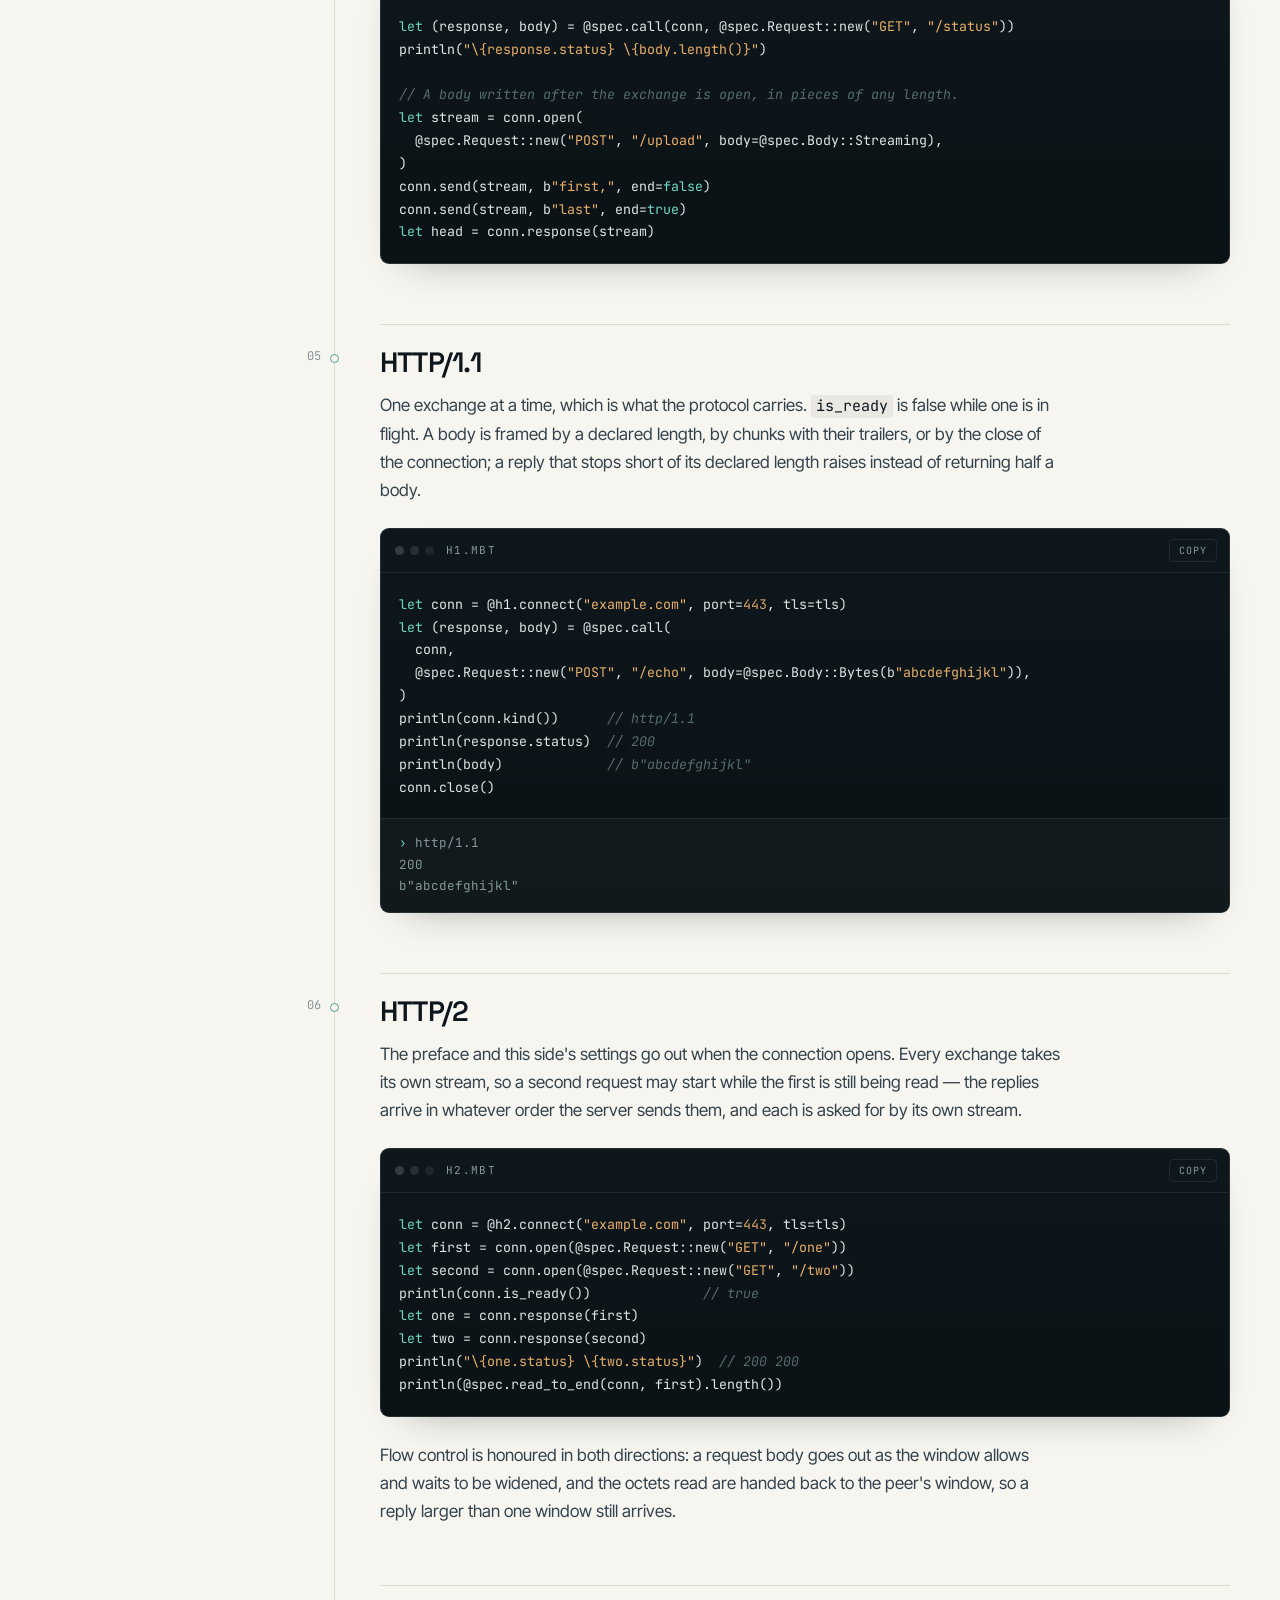
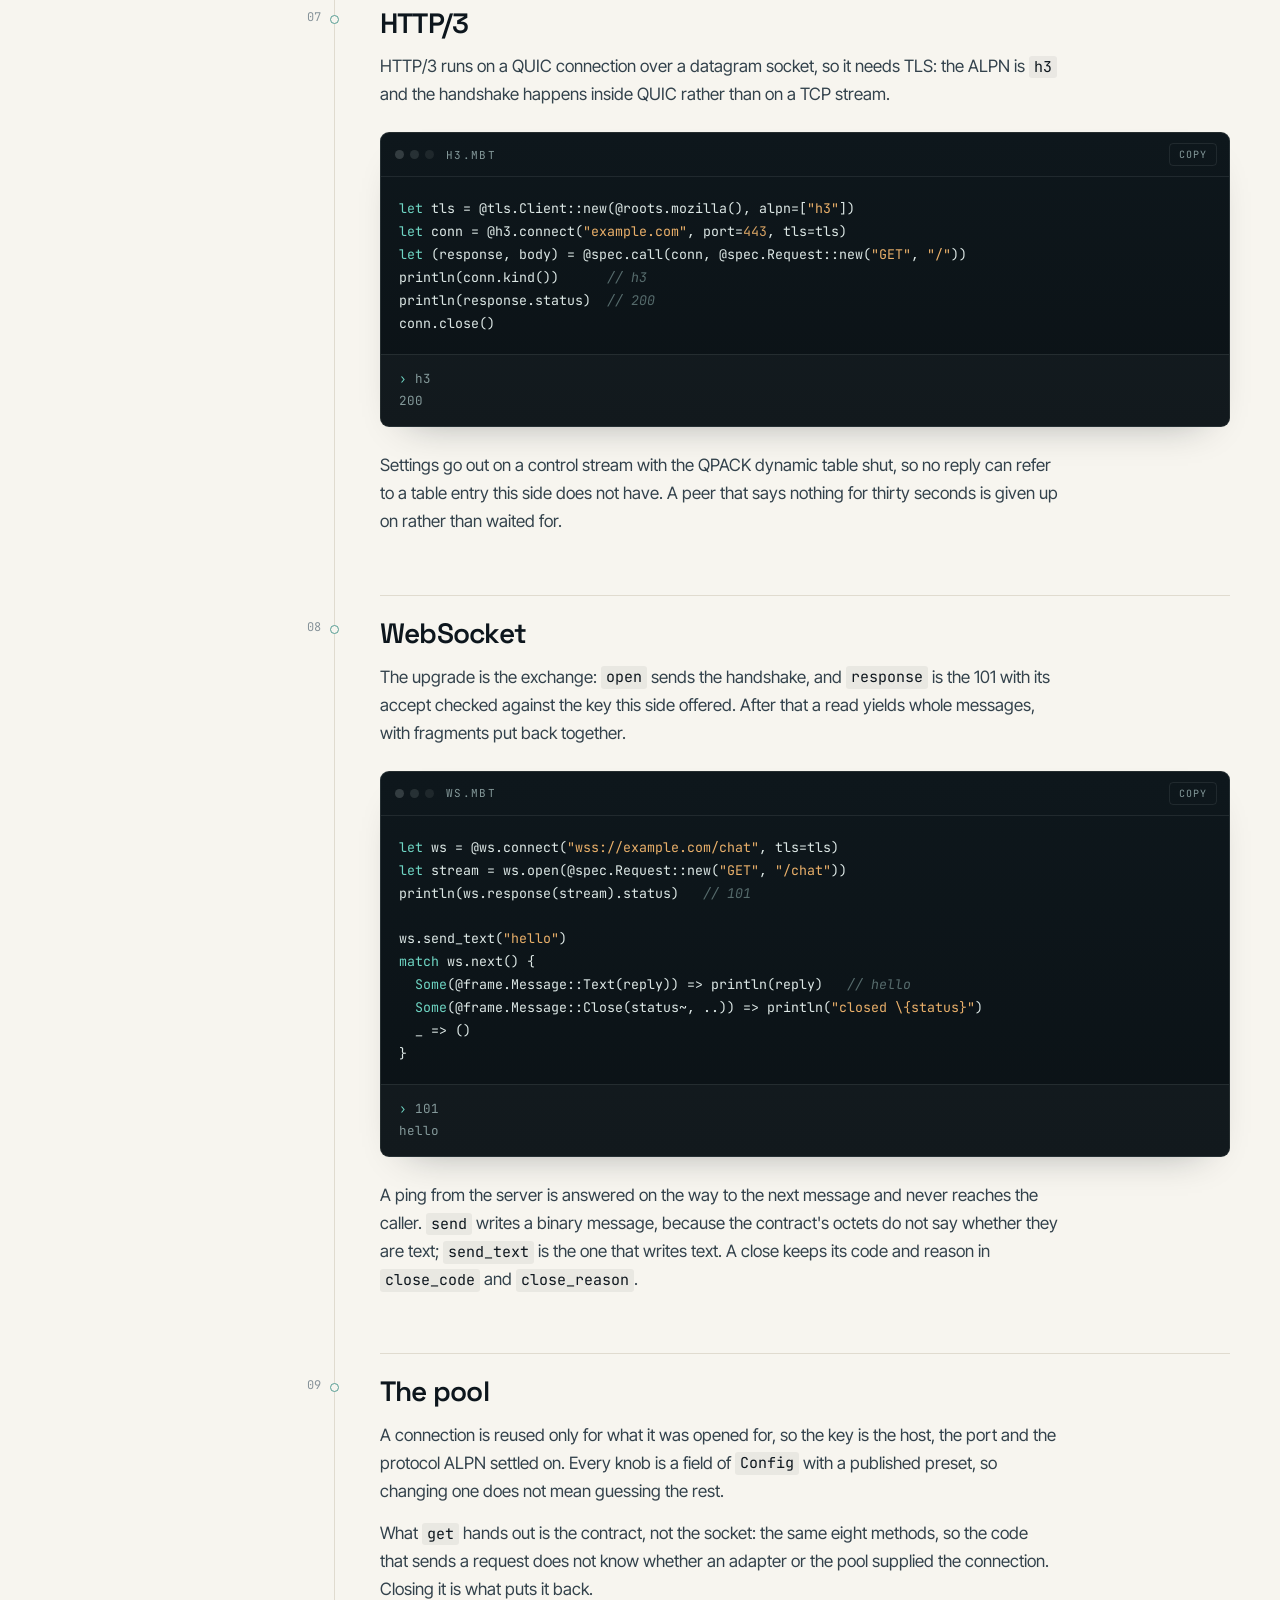
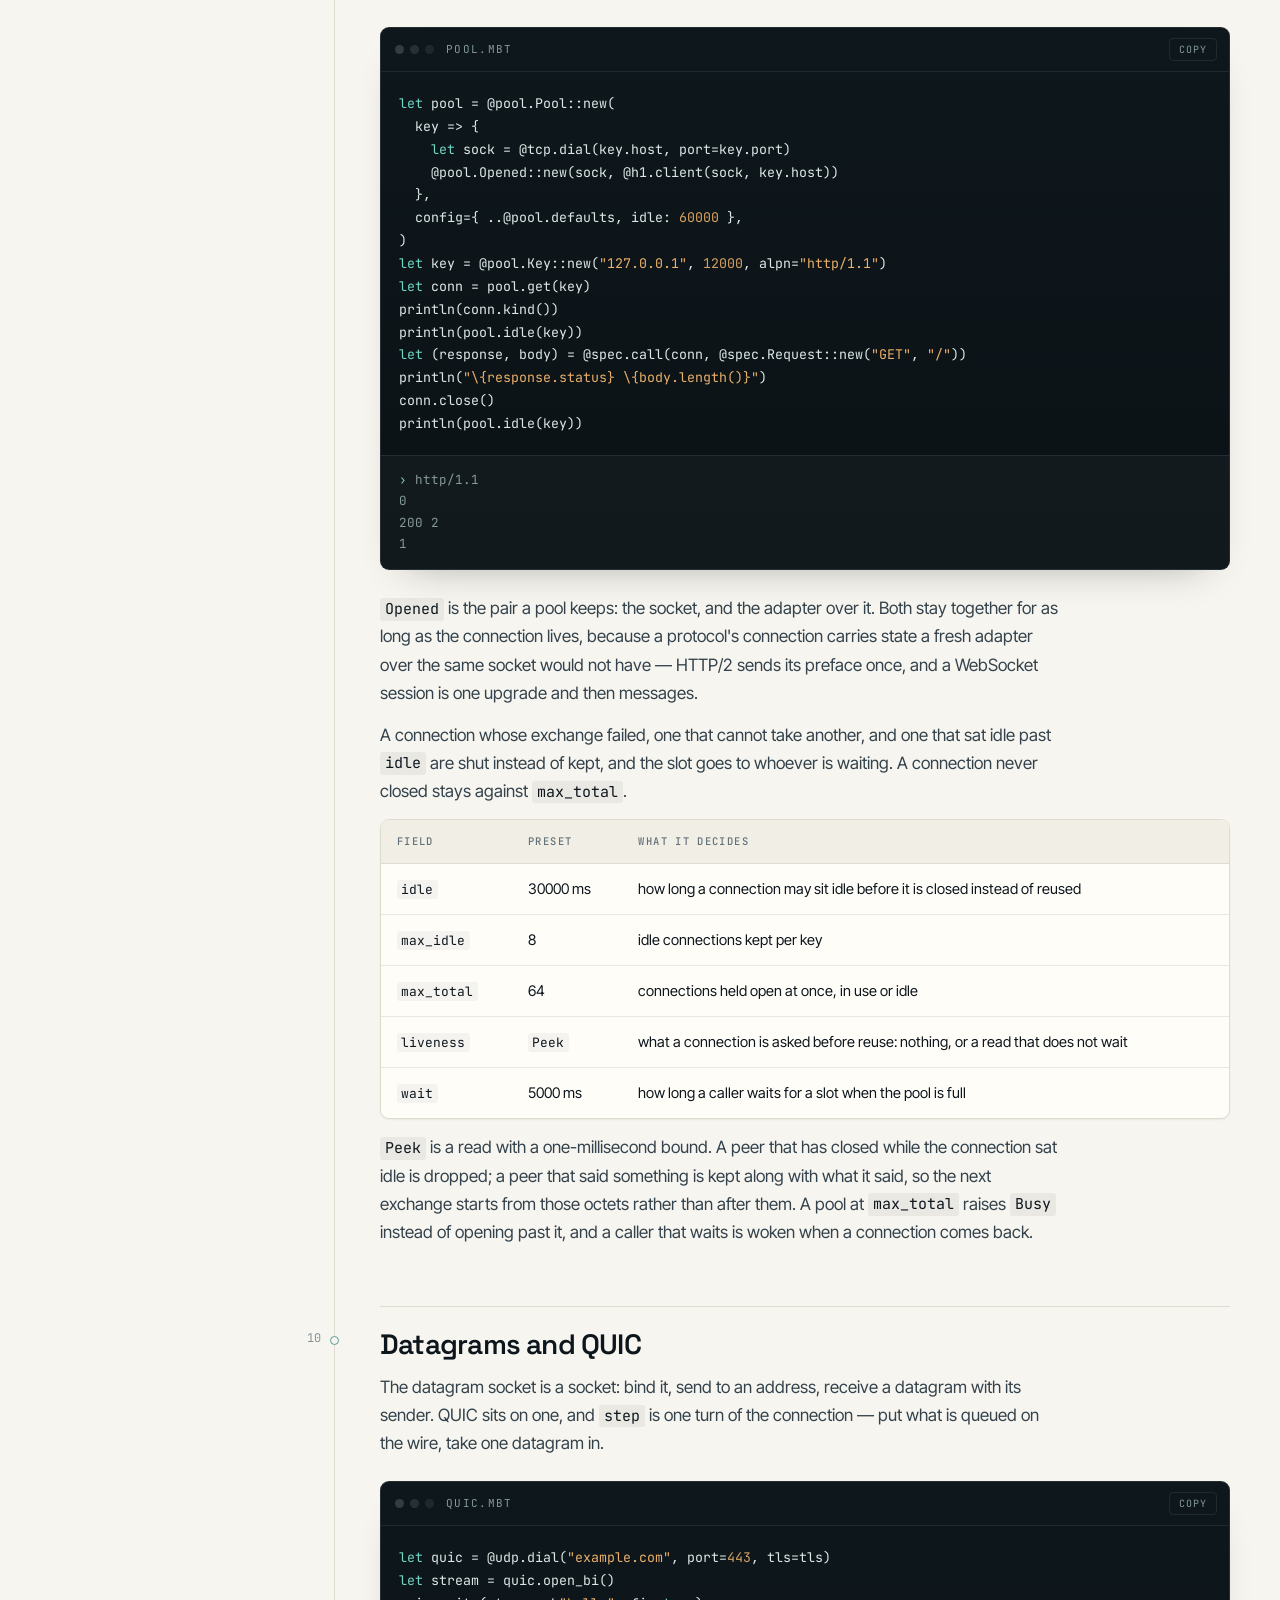
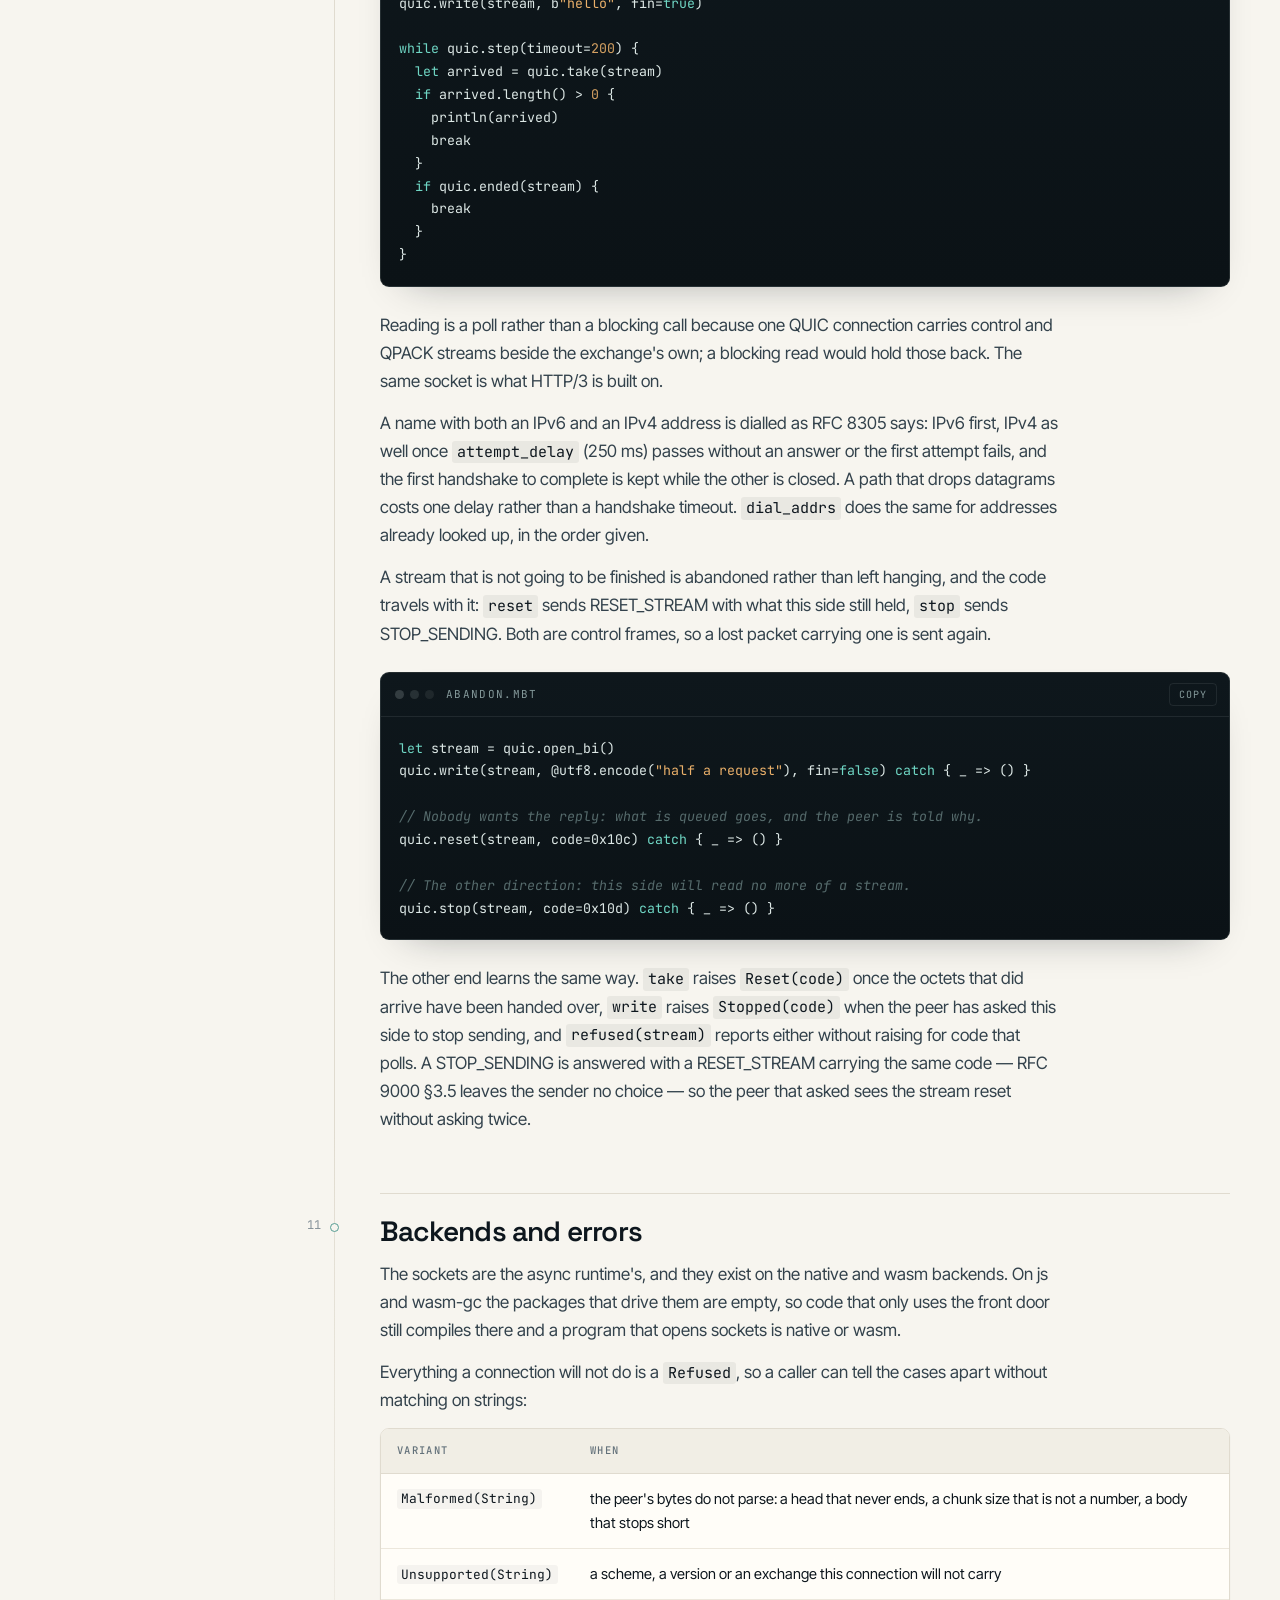
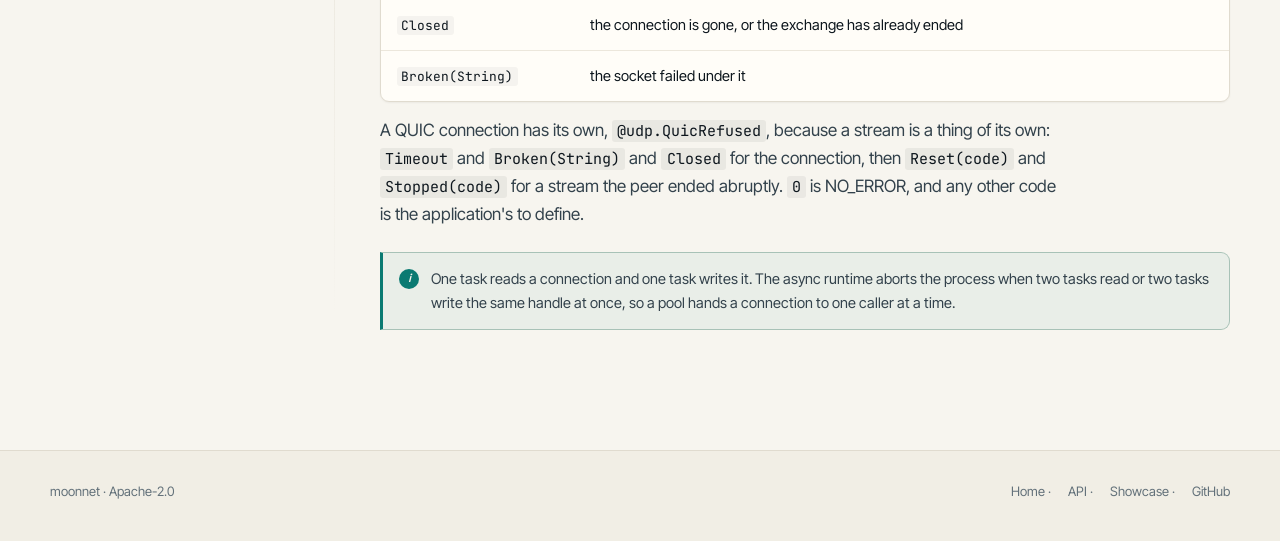
<file: docs/guide.html>
<!DOCTYPE html>
<html lang="en">
<head>
<meta charset="utf-8">
<meta name="viewport" content="width=device-width, initial-scale=1">
<script>
  // The system decides until the reader does, and it is decided before the first paint: a dark
  // machine would otherwise flash a white page while the stylesheet loads.
  (function () {
    var t = null;
    try { t = localStorage.getItem("moonnet-theme"); } catch (e) {}
    if (t === "dark" || (!t && matchMedia("(prefers-color-scheme: dark)").matches)) {
      document.documentElement.setAttribute("data-theme", "dark");
    }
  })();
</script>
<title>Guide · moonnet</title>
<meta name="description" content="From an echo server to a pooled HTTP/3 client: connections, TLS, the contract, the four adapters, the pool and the datagram side of moonnet.">
<link rel="icon" href="data:image/svg+xml,<svg xmlns='http://www.w3.org/2000/svg' viewBox='0 0 32 32'><rect width='32' height='32' rx='6' fill='%230C1116'/><path d='M6 11h20M6 21h20' stroke='%2340C8B4' stroke-width='2'/><circle cx='11' cy='11' r='2.4' fill='%23F0B357'/><circle cx='21' cy='21' r='2.4' fill='%23F0B357'/></svg>">
<link rel="preconnect" href="https://fonts.googleapis.com">
<link rel="preconnect" href="https://fonts.gstatic.com" crossorigin>
<link href="https://fonts.googleapis.com/css2?family=Space+Grotesk:wght@400;500;600;700&family=Inter+Tight:wght@400;500;600&family=JetBrains+Mono:wght@400;500;700&display=swap" rel="stylesheet">
<link rel="stylesheet" href="assets/css/style.css">
</head>
<body class="page-guide">
<a class="skip" href="#main">Skip to content</a>

<header class="nav">
  <a class="nav__brand" href="index.html" aria-label="moonnet home">
    <svg viewBox="0 0 32 24" aria-hidden="true"><path d="M2 6h28M2 18h28" stroke="currentColor" stroke-width="1.6"/><circle cx="9" cy="6" r="3" fill="none" stroke="currentColor" stroke-width="1.6"/><circle cx="23" cy="18" r="3" fill="none" stroke="currentColor" stroke-width="1.6"/></svg>
    <span>moonnet</span>
  </a>
  <button class="nav__icon nav__menu" type="button" aria-label="Menu" aria-expanded="false">
    <svg viewBox="0 0 24 24" fill="none" stroke="currentColor" stroke-width="2" aria-hidden="true"><path d="M4 7h16M4 12h16M4 17h16"/></svg>
  </button>
  <nav class="nav__links">
    <a class="nav__link" href="index.html">Home</a>
    <a class="nav__link is-active" href="guide.html" aria-current="page">Guide</a>
    <a class="nav__link" href="api.html">API</a>
    <a class="nav__link" href="showcase.html">Showcase</a>
    <a class="nav__link nav__link--ext" href="https://mooncakes.io/docs/moonbitstack/moonnet" title="mooncakes.io">mooncakes<svg class="nav__ext" viewBox="0 0 24 24" fill="none" stroke="currentColor" stroke-width="2" aria-hidden="true"><path d="M7 17 17 7M9 7h8v8"/></svg></a>
    <a class="nav__icon" href="https://github.com/moonbitstack/moonnet" aria-label="GitHub repository" title="GitHub">
      <svg viewBox="0 0 24 24" fill="currentColor" aria-hidden="true"><path d="M12 .5C5.73.5.5 5.73.5 12a11.5 11.5 0 0 0 7.86 10.92c.58.1.79-.25.79-.56v-2c-3.2.7-3.88-1.37-3.88-1.37-.53-1.34-1.3-1.7-1.3-1.7-1.06-.72.08-.71.08-.71 1.17.08 1.79 1.2 1.79 1.2 1.04 1.79 2.73 1.27 3.4.97.1-.76.41-1.27.74-1.56-2.55-.29-5.23-1.28-5.23-5.7 0-1.26.45-2.29 1.19-3.1-.12-.29-.52-1.46.11-3.05 0 0 .97-.31 3.18 1.18a11 11 0 0 1 5.8 0c2.2-1.49 3.17-1.18 3.17-1.18.63 1.59.23 2.76.11 3.05.74.81 1.19 1.84 1.19 3.1 0 4.43-2.69 5.41-5.25 5.69.42.36.79 1.08.79 2.18v3.23c0 .31.21.67.8.56A11.5 11.5 0 0 0 23.5 12C23.5 5.73 18.27.5 12 .5Z"/></svg>
    </a>
    <button class="nav__icon nav__toggle" type="button" aria-label="Toggle theme" aria-pressed="false" title="Toggle theme">
      <svg viewBox="0 0 24 24" fill="none" stroke="currentColor" stroke-width="1.8" aria-hidden="true"><path d="M21 12.8A9 9 0 1 1 11.2 3a7 7 0 0 0 9.8 9.8Z"/></svg>
    </button>
  </nav>
</header>

<main id="main" class="wrap docs">
  <aside class="toc" aria-label="Contents">
    <a href="#install">Install</a>
    <a href="#first">A first connection</a>
    <a href="#tls">TLS and ALPN</a>
    <a href="#contract">The contract</a>
    <a href="#h1">HTTP/1.1</a>
    <a href="#h2">HTTP/2</a>
    <a href="#h3">HTTP/3</a>
    <a href="#ws">WebSocket</a>
    <a href="#pool">The pool</a>
    <a href="#udp">Datagrams and QUIC</a>
    <a href="#backends">Backends and errors</a>
  </aside>

  <div class="content">
    <p class="eyebrow">Guide</p>
    <h1 class="page-title">From a socket to a pool.</h1>
    <p class="lead">Each step runs on its own, and every output below is what the code printed when it ran.</p>

    <h2 id="install">Install</h2>
    <p>Add the module, then import the packages you use. The front door brings the connection, the datagram socket and the contract; an adapter is named on its own.</p>
    <!-- nocheck -->
    <div class="codeblock">
      <div class="codeblock__bar"><span>shell</span><button class="copy" type="button">copy</button></div>
<pre><code>moon add moonbitstack/moonnet</code></pre>
    </div>
    <!-- nocheck -->
    <div class="codeblock">
      <div class="codeblock__bar"><span>moon.pkg</span><button class="copy" type="button">copy</button></div>
<pre><code>import {
  "moonbitstack/moonnet",
  "moonbitstack/moonnet/adapt/h2",
  "moonbitstack/moonnet/spec",
}</code></pre>
    </div>

    <h2 id="first">A first connection</h2>
    <p>A listener and a client in one program. The listener takes every connection on its own task, reads a line, writes it back, and stops when the peer closes. The client does the same from the other side.</p>
    <div class="codeblock">
      <div class="codeblock__bar"><span>echo.mbt</span><button class="copy" type="button">copy</button></div>
<pre><code>async fn main {
  @async.with_task_group(g =&gt; {
    let serving = g.spawn(() =&gt; {
      @tcp.serve((conn, _peer) =&gt; {
        while conn.read_until("\n") is Some(line) {
          conn.write(line + "\n")
        }
      }, port=12000)
    })
    let conn = @tcp.dial("127.0.0.1", port=12000)
    conn.write("hello\n")
    println(conn.read_until("\n").unwrap_or("-"))
    conn.shutdown()
    serving.cancel()
  })
}</code></pre>
      <div class="out">hello</div>
    </div>
    <p><code>serve</code> listens on <code>127.0.0.1:12000</code> unless it is told otherwise, and one <code>Conn</code> may be read by one task while another writes: writes are serialised, so two tasks putting whole messages on the wire do not interleave their octets.</p>

    <h2 id="tls">TLS and ALPN</h2>
    <p>Give <code>dial</code> a client config and the connection is TLS 1.3 after the handshake; leave it out and the connection is in the clear. The config carries the ALPN list the server chooses from.</p>
    <div class="codeblock">
      <div class="codeblock__bar"><span>tls.mbt</span><button class="copy" type="button">copy</button></div>
<pre><code>let tls = @tls.Client::new(@roots.mozilla(), alpn=["h2", "http/1.1"])
let conn = @tcp.dial("example.com", port=443, tls=tls)
println(conn.alpn().unwrap_or("none"))   <span class="com">// h2</span></code></pre>
      <div class="out">h2</div>
    </div>
    <p>The front door does the same in one call: the scheme decides whether TLS is used, the ALPN list is offered as given, and the chain is judged against Mozilla's roots unless you pass your own.</p>
    <div class="codeblock">
      <div class="codeblock__bar"><span>connect.mbt</span><button class="copy" type="button">copy</button></div>
<pre><code>let opened = @moonnet.connect("https://example.com/status", alpn=["h2", "http/1.1"])
println(opened.alpn)     <span class="com">// h2</span>
println(opened.target)   <span class="com">// /status</span></code></pre>
      <div class="out">h2
/status</div>
    </div>

    <h2 id="contract">The contract</h2>
    <p>An exchange is a head and a body, in both directions, and everything above this library is written against that and nothing else.</p>
    <div class="table-wrap">
      <table>
        <thead><tr><th>Method</th><th>What it does</th></tr></thead>
        <tbody>
          <tr><td><code>open(request)</code></td><td>send a head and whatever body came with it; the exchange is a <code>Stream</code></td></tr>
          <tr><td><code>send(stream, bytes, end~)</code></td><td>more of a streamed request body; <code>end</code> marks the last of it</td></tr>
          <tr><td><code>response(stream)</code></td><td>the reply's head, once the peer has sent it</td></tr>
          <tr><td><code>read(stream)</code></td><td>the next run of the reply's body; <code>None</code> ends it</td></tr>
          <tr><td><code>trailers(stream)</code></td><td>the fields that came after the body</td></tr>
          <tr><td><code>is_ready()</code></td><td>whether another exchange may start now</td></tr>
          <tr><td><code>kind()</code></td><td>the protocol ALPN settled on, for logs</td></tr>
          <tr><td><code>close()</code></td><td>end the connection the way the protocol asks</td></tr>
        </tbody>
      </table>
    </div>
    <p>Two helpers cover the usual shape. <code>call</code> sends a request and reads the whole reply; <code>read_to_end</code> reads a body with a limit, so a peer cannot make the reader hold an unbounded amount.</p>
    <div class="codeblock">
      <div class="codeblock__bar"><span>call.mbt</span><button class="copy" type="button">copy</button></div>
<pre><code>let (response, body) = @spec.call(conn, @spec.Request::new("GET", "/status"))
println("\{response.status} \{body.length()}")

<span class="com">// A body written after the exchange is open, in pieces of any length.</span>
let stream = conn.open(
  @spec.Request::new("POST", "/upload", body=@spec.Body::Streaming),
)
conn.send(stream, b"first,", end=false)
conn.send(stream, b"last", end=true)
let head = conn.response(stream)</code></pre>
    </div>

    <h2 id="h1">HTTP/1.1</h2>
    <p>One exchange at a time, which is what the protocol carries. <code>is_ready</code> is false while one is in flight. A body is framed by a declared length, by chunks with their trailers, or by the close of the connection; a reply that stops short of its declared length raises instead of returning half a body.</p>
    <div class="codeblock">
      <div class="codeblock__bar"><span>h1.mbt</span><button class="copy" type="button">copy</button></div>
<pre><code>let conn = @h1.connect("example.com", port=443, tls=tls)
let (response, body) = @spec.call(
  conn,
  @spec.Request::new("POST", "/echo", body=@spec.Body::Bytes(b"abcdefghijkl")),
)
println(conn.kind())      <span class="com">// http/1.1</span>
println(response.status)  <span class="com">// 200</span>
println(body)             <span class="com">// b"abcdefghijkl"</span>
conn.close()</code></pre>
      <div class="out">http/1.1
200
b"abcdefghijkl"</div>
    </div>

    <h2 id="h2">HTTP/2</h2>
    <p>The preface and this side's settings go out when the connection opens. Every exchange takes its own stream, so a second request may start while the first is still being read — the replies arrive in whatever order the server sends them, and each is asked for by its own stream.</p>
    <div class="codeblock">
      <div class="codeblock__bar"><span>h2.mbt</span><button class="copy" type="button">copy</button></div>
<pre><code>let conn = @h2.connect("example.com", port=443, tls=tls)
let first = conn.open(@spec.Request::new("GET", "/one"))
let second = conn.open(@spec.Request::new("GET", "/two"))
println(conn.is_ready())              <span class="com">// true</span>
let one = conn.response(first)
let two = conn.response(second)
println("\{one.status} \{two.status}")  <span class="com">// 200 200</span>
println(@spec.read_to_end(conn, first).length())</code></pre>
    </div>
    <p>Flow control is honoured in both directions: a request body goes out as the window allows and waits to be widened, and the octets read are handed back to the peer's window, so a reply larger than one window still arrives.</p>

    <h2 id="h3">HTTP/3</h2>
    <p>HTTP/3 runs on a QUIC connection over a datagram socket, so it needs TLS: the ALPN is <code>h3</code> and the handshake happens inside QUIC rather than on a TCP stream.</p>
    <div class="codeblock">
      <div class="codeblock__bar"><span>h3.mbt</span><button class="copy" type="button">copy</button></div>
<pre><code>let tls = @tls.Client::new(@roots.mozilla(), alpn=["h3"])
let conn = @h3.connect("example.com", port=443, tls=tls)
let (response, body) = @spec.call(conn, @spec.Request::new("GET", "/"))
println(conn.kind())      <span class="com">// h3</span>
println(response.status)  <span class="com">// 200</span>
conn.close()</code></pre>
      <div class="out">h3
200</div>
    </div>
    <p>Settings go out on a control stream with the QPACK dynamic table shut, so no reply can refer to a table entry this side does not have. A peer that says nothing for thirty seconds is given up on rather than waited for.</p>

    <h2 id="ws">WebSocket</h2>
    <p>The upgrade is the exchange: <code>open</code> sends the handshake, and <code>response</code> is the 101 with its accept checked against the key this side offered. After that a read yields whole messages, with fragments put back together.</p>
    <div class="codeblock">
      <div class="codeblock__bar"><span>ws.mbt</span><button class="copy" type="button">copy</button></div>
<pre><code>let ws = @ws.connect("wss://example.com/chat", tls=tls)
let stream = ws.open(@spec.Request::new("GET", "/chat"))
println(ws.response(stream).status)   <span class="com">// 101</span>

ws.send_text("hello")
match ws.next() {
  Some(@frame.Message::Text(reply)) =&gt; println(reply)   <span class="com">// hello</span>
  Some(@frame.Message::Close(status~, ..)) =&gt; println("closed \{status}")
  _ =&gt; ()
}</code></pre>
      <div class="out">101
hello</div>
    </div>
    <p>A ping from the server is answered on the way to the next message and never reaches the caller. <code>send</code> writes a binary message, because the contract's octets do not say whether they are text; <code>send_text</code> is the one that writes text. A close keeps its code and reason in <code>close_code</code> and <code>close_reason</code>.</p>

    <h2 id="pool">The pool</h2>
    <p>A connection is reused only for what it was opened for, so the key is the host, the port and the protocol ALPN settled on. Every knob is a field of <code>Config</code> with a published preset, so changing one does not mean guessing the rest.</p>
    <p>What <code>get</code> hands out is the contract, not the socket: the same eight methods, so the code that sends a request does not know whether an adapter or the pool supplied the connection. Closing it is what puts it back.</p>
    <div class="codeblock">
      <div class="codeblock__bar"><span>pool.mbt</span><button class="copy" type="button">copy</button></div>
<pre><code>let pool = @pool.Pool::new(
  key =&gt; {
    let sock = @tcp.dial(key.host, port=key.port)
    @pool.Opened::new(sock, @h1.client(sock, key.host))
  },
  config={ ..@pool.defaults, idle: 60000 },
)
let key = @pool.Key::new("127.0.0.1", 12000, alpn="http/1.1")
let conn = pool.get(key)
println(conn.kind())
println(pool.idle(key))
let (response, body) = @spec.call(conn, @spec.Request::new("GET", "/"))
println("\{response.status} \{body.length()}")
conn.close()
println(pool.idle(key))</code></pre>
      <div class="out">http/1.1
0
200 2
1</div>
    </div>
    <p><code>Opened</code> is the pair a pool keeps: the socket, and the adapter over it. Both stay together for as long as the connection lives, because a protocol's connection carries state a fresh adapter over the same socket would not have — HTTP/2 sends its preface once, and a WebSocket session is one upgrade and then messages.</p>
    <p>A connection whose exchange failed, one that cannot take another, and one that sat idle past <code>idle</code> are shut instead of kept, and the slot goes to whoever is waiting. A connection never closed stays against <code>max_total</code>.</p>
    <div class="table-wrap">
      <table>
        <thead><tr><th>Field</th><th>Preset</th><th>What it decides</th></tr></thead>
        <tbody>
          <tr><td><code>idle</code></td><td>30000 ms</td><td>how long a connection may sit idle before it is closed instead of reused</td></tr>
          <tr><td><code>max_idle</code></td><td>8</td><td>idle connections kept per key</td></tr>
          <tr><td><code>max_total</code></td><td>64</td><td>connections held open at once, in use or idle</td></tr>
          <tr><td><code>liveness</code></td><td><code>Peek</code></td><td>what a connection is asked before reuse: nothing, or a read that does not wait</td></tr>
          <tr><td><code>wait</code></td><td>5000 ms</td><td>how long a caller waits for a slot when the pool is full</td></tr>
        </tbody>
      </table>
    </div>
    <p><code>Peek</code> is a read with a one-millisecond bound. A peer that has closed while the connection sat idle is dropped; a peer that said something is kept along with what it said, so the next exchange starts from those octets rather than after them. A pool at <code>max_total</code> raises <code>Busy</code> instead of opening past it, and a caller that waits is woken when a connection comes back.</p>

    <h2 id="udp">Datagrams and QUIC</h2>
    <p>The datagram socket is a socket: bind it, send to an address, receive a datagram with its sender. QUIC sits on one, and <code>step</code> is one turn of the connection — put what is queued on the wire, take one datagram in.</p>
    <div class="codeblock">
      <div class="codeblock__bar"><span>quic.mbt</span><button class="copy" type="button">copy</button></div>
<pre><code>let quic = @udp.dial("example.com", port=443, tls=tls)
let stream = quic.open_bi()
quic.write(stream, b"hello", fin=true)

while quic.step(timeout=200) {
  let arrived = quic.take(stream)
  if arrived.length() &gt; 0 {
    println(arrived)
    break
  }
  if quic.ended(stream) {
    break
  }
}</code></pre>
    </div>
    <p>Reading is a poll rather than a blocking call because one QUIC connection carries control and QPACK streams beside the exchange's own; a blocking read would hold those back. The same socket is what HTTP/3 is built on.</p>
    <p>A name with both an IPv6 and an IPv4 address is dialled as RFC 8305 says: IPv6 first, IPv4 as well once <code>attempt_delay</code> (250 ms) passes without an answer or the first attempt fails, and the first handshake to complete is kept while the other is closed. A path that drops datagrams costs one delay rather than a handshake timeout. <code>dial_addrs</code> does the same for addresses already looked up, in the order given.</p>
    <p>A stream that is not going to be finished is abandoned rather than left hanging, and the code travels with it: <code>reset</code> sends RESET_STREAM with what this side still held, <code>stop</code> sends STOP_SENDING. Both are control frames, so a lost packet carrying one is sent again.</p>
    <div class="codeblock">
      <div class="codeblock__bar"><span>abandon.mbt</span><button class="copy" type="button">copy</button></div>
<pre><code>let stream = quic.open_bi()
quic.write(stream, @utf8.encode("half a request"), fin=false) catch { _ =&gt; () }

// Nobody wants the reply: what is queued goes, and the peer is told why.
quic.reset(stream, code=0x10c) catch { _ =&gt; () }

// The other direction: this side will read no more of a stream.
quic.stop(stream, code=0x10d) catch { _ =&gt; () }</code></pre>
    </div>
    <p>The other end learns the same way. <code>take</code> raises <code>Reset(code)</code> once the octets that did arrive have been handed over, <code>write</code> raises <code>Stopped(code)</code> when the peer has asked this side to stop sending, and <code>refused(stream)</code> reports either without raising for code that polls. A STOP_SENDING is answered with a RESET_STREAM carrying the same code — RFC 9000 §3.5 leaves the sender no choice — so the peer that asked sees the stream reset without asking twice.</p>

    <h2 id="backends">Backends and errors</h2>
    <p>The sockets are the async runtime's, and they exist on the native and wasm backends. On js and wasm-gc the packages that drive them are empty, so code that only uses the front door still compiles there and a program that opens sockets is native or wasm.</p>
    <p>Everything a connection will not do is a <code>Refused</code>, so a caller can tell the cases apart without matching on strings:</p>
    <div class="table-wrap">
      <table>
        <thead><tr><th>Variant</th><th>When</th></tr></thead>
        <tbody>
          <tr><td><code>Malformed(String)</code></td><td>the peer's bytes do not parse: a head that never ends, a chunk size that is not a number, a body that stops short</td></tr>
          <tr><td><code>Unsupported(String)</code></td><td>a scheme, a version or an exchange this connection will not carry</td></tr>
          <tr><td><code>Closed</code></td><td>the connection is gone, or the exchange has already ended</td></tr>
          <tr><td><code>Broken(String)</code></td><td>the socket failed under it</td></tr>
        </tbody>
      </table>
    </div>
    <p>A QUIC connection has its own, <code>@udp.QuicRefused</code>, because a stream is a thing of its own: <code>Timeout</code> and <code>Broken(String)</code> and <code>Closed</code> for the connection, then <code>Reset(code)</code> and <code>Stopped(code)</code> for a stream the peer ended abruptly. <code>0</code> is NO_ERROR, and any other code is the application's to define.</p>
    <div class="note">
      <p>One task reads a connection and one task writes it. The async runtime aborts the process when two tasks read or two tasks write the same handle at once, so a pool hands a connection to one caller at a time.</p>
    </div>
  </div>
</main>

<footer class="footer">
  <div class="wrap footer__row">
    <span>moonnet · Apache-2.0</span>
    <span>
      <a href="index.html">Home</a> ·
      <a href="api.html">API</a> ·
      <a href="showcase.html">Showcase</a> ·
      <a href="https://github.com/moonbitstack/moonnet">GitHub</a>
    </span>
  </div>
</footer>

<script src="assets/js/site.js" defer></script>
</body>
</html>
</file>
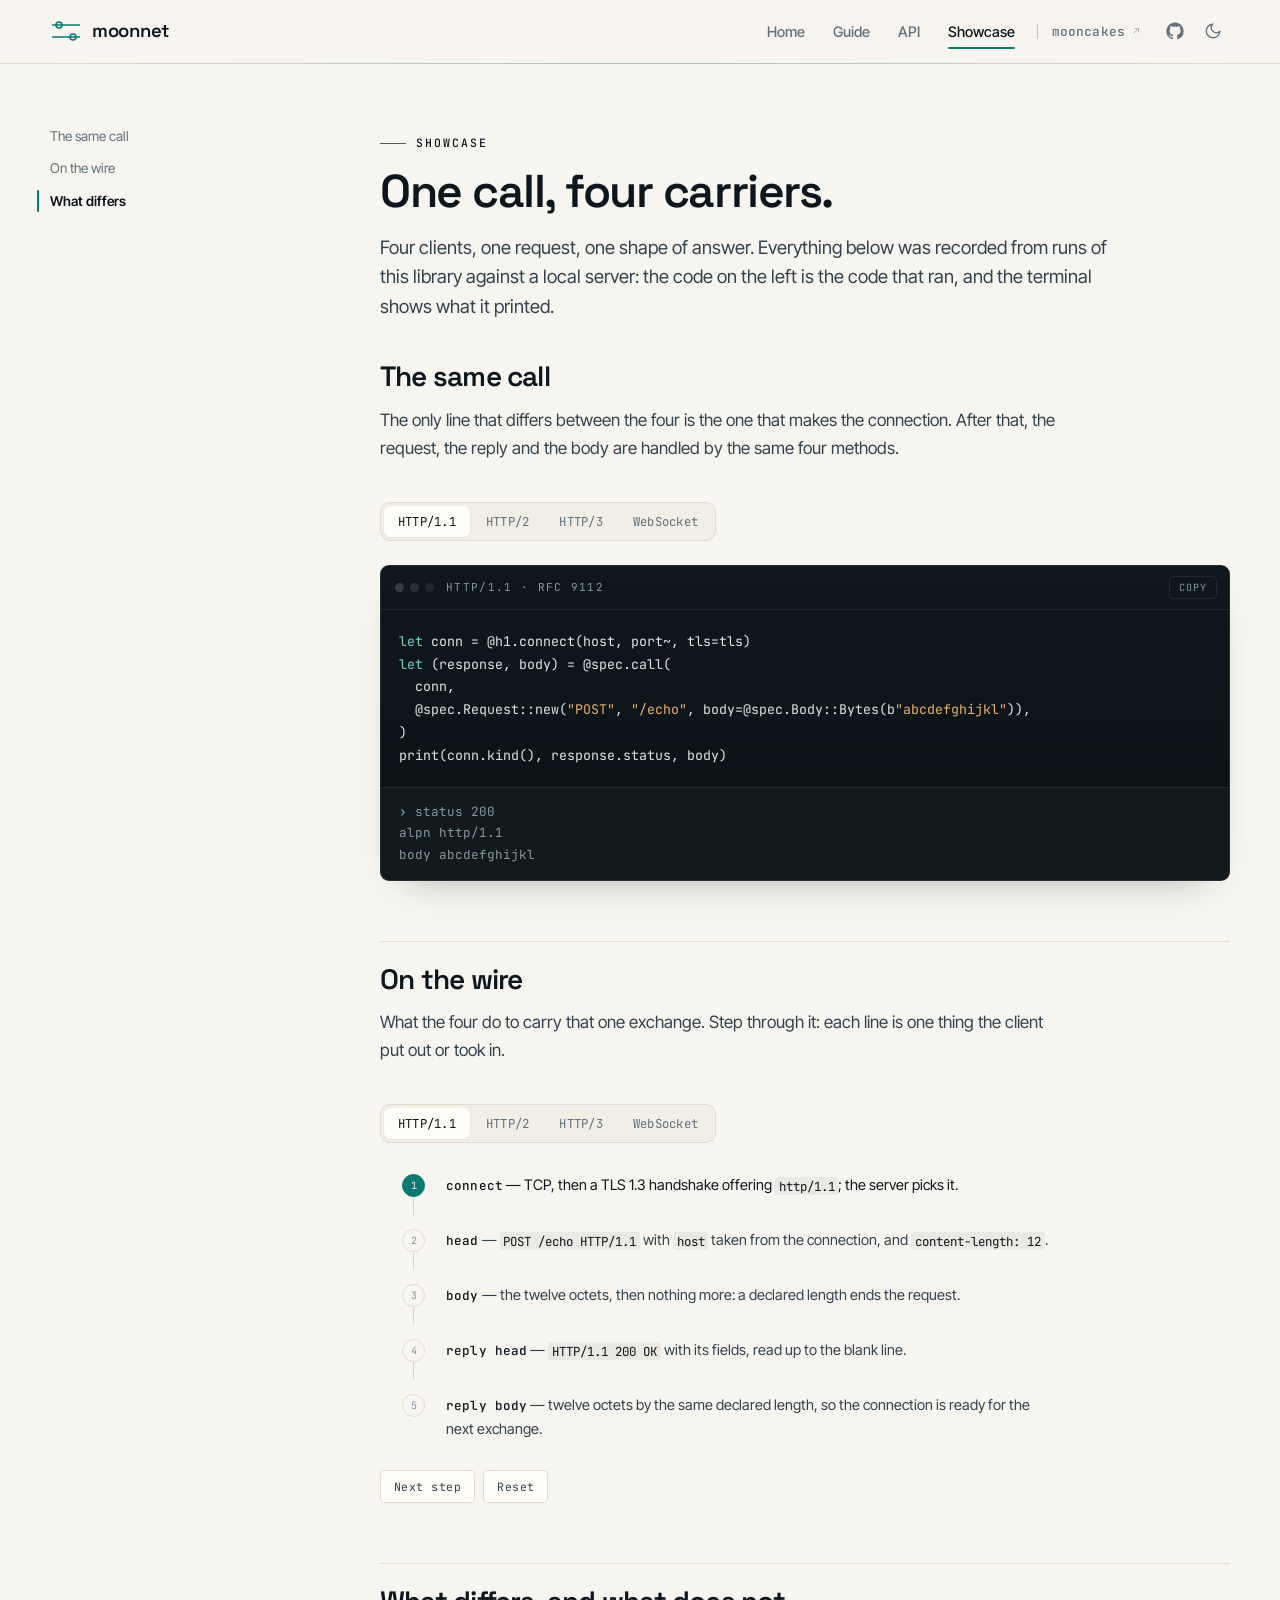
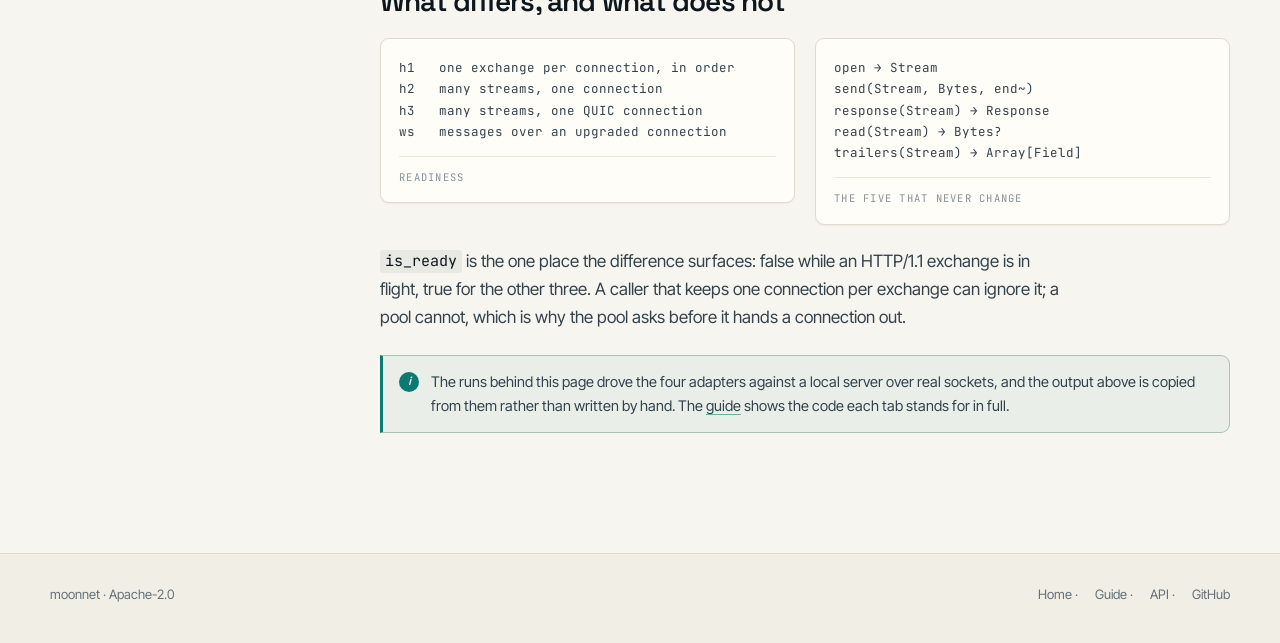
<file: docs/showcase.html>
<!DOCTYPE html>
<html lang="en">
<head>
<meta charset="utf-8">
<meta name="viewport" content="width=device-width, initial-scale=1">
<script>
  // The system decides until the reader does, and it is decided before the first paint: a dark
  // machine would otherwise flash a white page while the stylesheet loads.
  (function () {
    var t = null;
    try { t = localStorage.getItem("moonnet-theme"); } catch (e) {}
    if (t === "dark" || (!t && matchMedia("(prefers-color-scheme: dark)").matches)) {
      document.documentElement.setAttribute("data-theme", "dark");
    }
  })();
</script>
<title>Showcase · moonnet</title>
<meta name="description" content="The same request carried by HTTP/1.1, HTTP/2, HTTP/3 and WebSocket, with what each one puts on the wire and what the client printed.">
<link rel="icon" href="data:image/svg+xml,<svg xmlns='http://www.w3.org/2000/svg' viewBox='0 0 32 32'><rect width='32' height='32' rx='6' fill='%230C1116'/><path d='M6 11h20M6 21h20' stroke='%2340C8B4' stroke-width='2'/><circle cx='11' cy='11' r='2.4' fill='%23F0B357'/><circle cx='21' cy='21' r='2.4' fill='%23F0B357'/></svg>">
<link rel="preconnect" href="https://fonts.googleapis.com">
<link rel="preconnect" href="https://fonts.gstatic.com" crossorigin>
<link href="https://fonts.googleapis.com/css2?family=Space+Grotesk:wght@400;500;600;700&family=Inter+Tight:wght@400;500;600&family=JetBrains+Mono:wght@400;500;700&display=swap" rel="stylesheet">
<link rel="stylesheet" href="assets/css/style.css">

</head>
<body class="page-showcase">
<a class="skip" href="#main">Skip to content</a>

<header class="nav">
  <a class="nav__brand" href="index.html" aria-label="moonnet home">
    <svg viewBox="0 0 32 24" aria-hidden="true"><path d="M2 6h28M2 18h28" stroke="currentColor" stroke-width="1.6"/><circle cx="9" cy="6" r="3" fill="none" stroke="currentColor" stroke-width="1.6"/><circle cx="23" cy="18" r="3" fill="none" stroke="currentColor" stroke-width="1.6"/></svg>
    <span>moonnet</span>
  </a>
  <button class="nav__icon nav__menu" type="button" aria-label="Menu" aria-expanded="false">
    <svg viewBox="0 0 24 24" fill="none" stroke="currentColor" stroke-width="2" aria-hidden="true"><path d="M4 7h16M4 12h16M4 17h16"/></svg>
  </button>
  <nav class="nav__links">
    <a class="nav__link" href="index.html">Home</a>
    <a class="nav__link" href="guide.html">Guide</a>
    <a class="nav__link" href="api.html">API</a>
    <a class="nav__link is-active" href="showcase.html" aria-current="page">Showcase</a>
    <a class="nav__link nav__link--ext" href="https://mooncakes.io/docs/moonbitstack/moonnet" title="mooncakes.io">mooncakes<svg class="nav__ext" viewBox="0 0 24 24" fill="none" stroke="currentColor" stroke-width="2" aria-hidden="true"><path d="M7 17 17 7M9 7h8v8"/></svg></a>
    <a class="nav__icon" href="https://github.com/moonbitstack/moonnet" aria-label="GitHub repository" title="GitHub">
      <svg viewBox="0 0 24 24" fill="currentColor" aria-hidden="true"><path d="M12 .5C5.73.5.5 5.73.5 12a11.5 11.5 0 0 0 7.86 10.92c.58.1.79-.25.79-.56v-2c-3.2.7-3.88-1.37-3.88-1.37-.53-1.34-1.3-1.7-1.3-1.7-1.06-.72.08-.71.08-.71 1.17.08 1.79 1.2 1.79 1.2 1.04 1.79 2.73 1.27 3.4.97.1-.76.41-1.27.74-1.56-2.55-.29-5.23-1.28-5.23-5.7 0-1.26.45-2.29 1.19-3.1-.12-.29-.52-1.46.11-3.05 0 0 .97-.31 3.18 1.18a11 11 0 0 1 5.8 0c2.2-1.49 3.17-1.18 3.17-1.18.63 1.59.23 2.76.11 3.05.74.81 1.19 1.84 1.19 3.1 0 4.43-2.69 5.41-5.25 5.69.42.36.79 1.08.79 2.18v3.23c0 .31.21.67.8.56A11.5 11.5 0 0 0 23.5 12C23.5 5.73 18.27.5 12 .5Z"/></svg>
    </a>
    <button class="nav__icon nav__toggle" type="button" aria-label="Toggle theme" aria-pressed="false" title="Toggle theme">
      <svg viewBox="0 0 24 24" fill="none" stroke="currentColor" stroke-width="1.8" aria-hidden="true"><path d="M21 12.8A9 9 0 1 1 11.2 3a7 7 0 0 0 9.8 9.8Z"/></svg>
    </button>
  </nav>
</header>

<main id="main" class="wrap docs">
  <aside class="toc" aria-label="Contents">
    <a href="#same">The same call</a>
    <a href="#wire">On the wire</a>
    <a href="#what-differs">What differs</a>
  </aside>

  <div class="content">
    <p class="eyebrow">Showcase</p>
    <h1 class="page-title">One call, four carriers.</h1>
    <p class="lead">Four clients, one request, one shape of answer. Everything below was recorded from runs of this library against a local server: the code on the left is the code that ran, and the terminal shows what it printed.</p>

    <h2 id="same">The same call</h2>
    <p>The only line that differs between the four is the one that makes the connection. After that, the request, the reply and the body are handled by the same four methods.</p>

    <div class="tabs" role="tablist" aria-label="Protocol">
      <button class="tab" type="button" role="tab" data-tab="h1" aria-selected="true">HTTP/1.1</button>
      <button class="tab" type="button" role="tab" data-tab="h2" aria-selected="false" tabindex="-1">HTTP/2</button>
      <button class="tab" type="button" role="tab" data-tab="h3" aria-selected="false" tabindex="-1">HTTP/3</button>
      <button class="tab" type="button" role="tab" data-tab="ws" aria-selected="false" tabindex="-1">WebSocket</button>
    </div>

    <div class="panel" data-panel="h1">
      <div class="codeblock">
        <div class="codeblock__bar"><span>HTTP/1.1 · RFC 9112</span><button class="copy" type="button">copy</button></div>
<pre><code>let conn = @h1.connect(host, port~, tls=tls)
let (response, body) = @spec.call(
  conn,
  @spec.Request::new("POST", "/echo", body=@spec.Body::Bytes(b"abcdefghijkl")),
)
print(conn.kind(), response.status, body)</code></pre>
        <div class="out">status 200
alpn http/1.1
body abcdefghijkl</div>
      </div>
    </div>

    <div class="panel" data-panel="h2" hidden>
      <div class="codeblock">
        <div class="codeblock__bar"><span>HTTP/2 · RFC 9113</span><button class="copy" type="button">copy</button></div>
<pre><code>let conn = @h2.connect(host, port~, tls=tls)
let (response, body) = @spec.call(
  conn,
  @spec.Request::new("POST", "/echo", body=@spec.Body::Bytes(b"abcdefghijkl")),
)
print(conn.kind(), response.status, body)</code></pre>
        <div class="out">status 200
alpn h2
body abcdefghijkl</div>
      </div>
    </div>

    <div class="panel" data-panel="h3" hidden>
      <div class="codeblock">
        <div class="codeblock__bar"><span>HTTP/3 · RFC 9114</span><button class="copy" type="button">copy</button></div>
<pre><code>let conn = @h3.connect(host, port~, tls=tls)
let (response, body) = @spec.call(
  conn,
  @spec.Request::new("POST", "/echo", body=@spec.Body::Bytes(b"abcdefghijkl")),
)
print(conn.kind(), response.status, body)</code></pre>
        <div class="out">status 200
alpn h3
body abcdefghijkl</div>
      </div>
    </div>

    <div class="panel" data-panel="ws" hidden>
      <div class="codeblock">
        <div class="codeblock__bar"><span>WebSocket · RFC 6455</span><button class="copy" type="button">copy</button></div>
<pre><code>let ws = @ws.connect(url, tls=tls)
let stream = ws.open(@spec.Request::new("GET", "/chat"))
let status = ws.response(stream).status
ws.send_text("ping")
let reply = ws.next()</code></pre>
        <div class="out">status 101
message ping</div>
      </div>
    </div>

    <h2 id="wire">On the wire</h2>
    <p>What the four do to carry that one exchange. Step through it: each line is one thing the client put out or took in.</p>

    <div class="tabs" role="tablist" aria-label="Protocol, on the wire">
      <button class="tab" type="button" role="tab" data-tab="wh1" aria-selected="true">HTTP/1.1</button>
      <button class="tab" type="button" role="tab" data-tab="wh2" aria-selected="false" tabindex="-1">HTTP/2</button>
      <button class="tab" type="button" role="tab" data-tab="wh3" aria-selected="false" tabindex="-1">HTTP/3</button>
      <button class="tab" type="button" role="tab" data-tab="wws" aria-selected="false" tabindex="-1">WebSocket</button>
    </div>

    <div class="panel" data-panel="wh1">
      <ol class="trace" data-trace>
        <li><span><b>connect</b> — TCP, then a TLS 1.3 handshake offering <code>http/1.1</code>; the server picks it.</span></li>
        <li><span><b>head</b> — <code>POST /echo HTTP/1.1</code> with <code>host</code> taken from the connection, and <code>content-length: 12</code>.</span></li>
        <li><span><b>body</b> — the twelve octets, then nothing more: a declared length ends the request.</span></li>
        <li><span><b>reply head</b> — <code>HTTP/1.1 200 OK</code> with its fields, read up to the blank line.</span></li>
        <li><span><b>reply body</b> — twelve octets by the same declared length, so the connection is ready for the next exchange.</span></li>
      </ol>
    </div>

    <div class="panel" data-panel="wh2" hidden>
      <ol class="trace" data-trace>
        <li><span><b>connect</b> — a TLS 1.3 handshake offering <code>h2</code>, then the preface <code>PRI * HTTP/2.0</code> and this side's <code>SETTINGS</code>.</span></li>
        <li><span><b>open</b> — a <code>HEADERS</code> frame on stream 1 with <code>:method</code>, <code>:path</code>, <code>:scheme</code> and <code>:authority</code>, without <code>END_STREAM</code>.</span></li>
        <li><span><b>body</b> — a <code>DATA</code> frame with the twelve octets, then <code>END_STREAM</code> on stream 1.</span></li>
        <li><span><b>reply head</b> — <code>HEADERS</code> with <code>:status 200</code> on stream 1, routed to the exchange that opened it.</span></li>
        <li><span><b>reply body</b> — <code>DATA</code>, the octets handed to the reader as they arrive, and each one credited back to the peer's window.</span></li>
      </ol>
    </div>

    <div class="panel" data-panel="wh3" hidden>
      <ol class="trace" data-trace>
        <li><span><b>connect</b> — a QUIC handshake over UDP, TLS 1.3 inside it, offering <code>h3</code>; the client's first datagrams carry it.</span></li>
        <li><span><b>settings</b> — a control stream declaring <code>SETTINGS</code>, with the QPACK dynamic table shut on both sides.</span></li>
        <li><span><b>open</b> — a client-initiated bidirectional stream, a <code>HEADERS</code> frame with the request fields encoded statically.</span></li>
        <li><span><b>body</b> — a <code>DATA</code> frame on the same stream, and the stream's send side ended.</span></li>
        <li><span><b>reply</b> — <code>HEADERS</code> then <code>DATA</code> on that stream; frames on one stream keep their order, streams do not.</span></li>
      </ol>
    </div>

    <div class="panel" data-panel="wws" hidden>
      <ol class="trace" data-trace>
        <li><span><b>connect</b> — TCP and TLS 1.3, then the upgrade is an HTTP/1.1 request with <code>upgrade: websocket</code> and a random key.</span></li>
        <li><span><b>101</b> — the accept field is checked against that key; anything else is refused, not used.</span></li>
        <li><span><b>text</b> — a text frame, masked with a key drawn per frame; a whole message in one frame here.</span></li>
        <li><span><b>echo</b> — the server's unmasked text frame, reassembled if it arrives in fragments.</span></li>
        <li><span><b>close</b> — a close frame ends the read; its code and reason stay on the connection.</span></li>
      </ol>
    </div>

    <div class="stepper">
      <button type="button" data-step="next">Next step</button>
      <button type="button" data-step="reset">Reset</button>
    </div>

    <h2 id="what-differs">What differs, and what does not</h2>
    <div class="two">
      <div class="figure">
        <pre>h1   one exchange per connection, in order
h2   many streams, one connection
h3   many streams, one QUIC connection
ws   messages over an upgraded connection</pre>
        <div class="figure__cap">readiness</div>
      </div>
      <div class="figure">
        <pre>open → Stream
send(Stream, Bytes, end~)
response(Stream) → Response
read(Stream) → Bytes?
trailers(Stream) → Array[Field]</pre>
        <div class="figure__cap">the five that never change</div>
      </div>
    </div>
    <p><code>is_ready</code> is the one place the difference surfaces: false while an HTTP/1.1 exchange is in flight, true for the other three. A caller that keeps one connection per exchange can ignore it; a pool cannot, which is why the pool asks before it hands a connection out.</p>

    <div class="note">
      <p>The runs behind this page drove the four adapters against a local server over real sockets, and the output above is copied from them rather than written by hand. The <a href="guide.html">guide</a> shows the code each tab stands for in full.</p>
    </div>
  </div>
</main>

<footer class="footer">
  <div class="wrap footer__row">
    <span>moonnet · Apache-2.0</span>
    <span>
      <a href="index.html">Home</a> ·
      <a href="guide.html">Guide</a> ·
      <a href="api.html">API</a> ·
      <a href="https://github.com/moonbitstack/moonnet">GitHub</a>
    </span>
  </div>
</footer>

<script src="assets/js/site.js" defer></script>
</body>
</html>
</file>
<file: docs/assets/css/style.css>
/* moonnet docs — one stylesheet, two themes, no framework.

   The look: warm paper, ink, and a single signal colour, with a mono voice for anything the
   machine says. Edges are tight, rules are hairlines, and the only soft thing is a shadow that
   lifts a panel off the page. */

:root {
  color-scheme: light;

  --paper: #f7f5ef;
  --paper-2: #fffdf8;
  --paper-3: #f1eee5;
  --ink: #0d161d;
  --ink-2: #33424c;
  --muted: #63717a;
  --muted-2: #87939a;
  --line: #e0dbcf;
  --line-2: #ece7dc;
  --signal: #0a7a72;
  --signal-2: #0f9d92;
  --signal-soft: #dcefe9;
  --amber: #a2591f;
  --amber-soft: #f6e8d7;
  --code-bg: #0b1216;
  --code-bg-2: #0e171c;
  --code-ink: #dde8e6;
  --code-dim: #84999a;
  --code-key: #6fd6c4;
  --code-str: #eab06a;
  --code-com: #566b6c;
  --code-line: rgba(221, 232, 230, 0.09);

  --r-lg: 14px;
  --r-md: 9px;
  --r-sm: 5px;

  --shadow-1: 0 1px 2px rgba(13, 22, 29, 0.05);
  --shadow-2: 0 18px 40px -28px rgba(13, 22, 29, 0.45);

  --display: "Space Grotesk", "Helvetica Neue", Arial, sans-serif;
  --body: "Inter Tight", "Helvetica Neue", Arial, sans-serif;
  --mono: "JetBrains Mono", ui-monospace, "SFMono-Regular", Menlo, monospace;

  --nav-h: 64px;
}

[data-theme="dark"] {
  color-scheme: dark;

  --paper: #080d11;
  --paper-2: #0d151b;
  --paper-3: #111b22;
  --ink: #ebe7dd;
  --ink-2: #c6c8c2;
  --muted: #8d9ba4;
  --muted-2: #6f7f88;
  --line: #1e2b33;
  --line-2: #16222a;
  --signal: #4ed3c1;
  --signal-2: #6ee0d0;
  --signal-soft: #102827;
  --amber: #e9a75f;
  --amber-soft: #2a2016;
  --code-bg: #060b0e;
  --code-bg-2: #0a1115;
  --code-ink: #dde8e6;
  --code-dim: #7e9295;
  --code-key: #6fd6c4;
  --code-str: #eab06a;
  --code-com: #55696b;
  --code-line: rgba(221, 232, 230, 0.08);

  --shadow-1: 0 1px 2px rgba(0, 0, 0, 0.4);
  --shadow-2: 0 24px 48px -30px rgba(0, 0, 0, 0.9);
}

*,
*::before,
*::after {
  box-sizing: border-box;
}

/* A figure is a panel here, not a quotation from a book: no UA margin, no stray 40px. */
figure {
  margin: 0;
}

html {
  scroll-behavior: smooth;
  -webkit-text-size-adjust: 100%;
  scroll-padding-top: calc(var(--nav-h) + 24px);
}

html,
button,
input,
textarea,
select {
  font-variant-ligatures: no-contextual;
}

body {
  margin: 0;
  background: var(--paper);
  color: var(--ink);
  font-family: var(--body);
  font-size: 17px;
  line-height: 1.65;
  -webkit-font-smoothing: antialiased;
  text-rendering: optimizeLegibility;
}

/* ---- scroll bars ------------------------------------------------------
   The page thumb hides while the page sits at the top and stays once it has
   moved. Inner areas keep a thin thumb that darkens under the pointer.
   The standard properties live only where ::-webkit-scrollbar does not
   exist, or they would override it in Chrome. */

@supports selector(::-webkit-scrollbar) {
  html::-webkit-scrollbar {
    width: 12px;
    height: 12px;
  }
  html::-webkit-scrollbar-track {
    background: transparent;
  }
  html::-webkit-scrollbar-thumb {
    border: 4px solid transparent;
    border-radius: 99px;
    background-clip: content-box;
    background-color: color-mix(in srgb, var(--ink) 24%, transparent);
  }
  html.at-top::-webkit-scrollbar-thumb {
    background-color: transparent;
  }
  .toc::-webkit-scrollbar,
  .codeblock pre::-webkit-scrollbar,
  .table-wrap::-webkit-scrollbar,
  .figure pre::-webkit-scrollbar {
    width: 10px;
    height: 10px;
  }
  .toc::-webkit-scrollbar-track,
  .codeblock pre::-webkit-scrollbar-track,
  .table-wrap::-webkit-scrollbar-track,
  .figure pre::-webkit-scrollbar-track {
    background: transparent;
  }
  .toc::-webkit-scrollbar-thumb,
  .codeblock pre::-webkit-scrollbar-thumb,
  .table-wrap::-webkit-scrollbar-thumb,
  .figure pre::-webkit-scrollbar-thumb {
    border: 3px solid transparent;
    border-radius: 99px;
    background-clip: content-box;
    background-color: color-mix(in srgb, var(--ink) 14%, transparent);
  }
  /* At rest the sidebar's thumb is hidden: a long thin bar under the list reads as a rule, not
     as a scrollbar. It comes back under the pointer and under the keyboard, where it means
     something. */
  .toc::-webkit-scrollbar-thumb {
    background-color: transparent;
  }
  .toc:hover::-webkit-scrollbar-thumb,
  .toc:focus-within::-webkit-scrollbar-thumb {
    background-color: color-mix(in srgb, var(--ink) 22%, transparent);
  }

  .toc:hover::-webkit-scrollbar-thumb,
  .codeblock pre:hover::-webkit-scrollbar-thumb,
  .table-wrap:hover::-webkit-scrollbar-thumb,
  .figure pre:hover::-webkit-scrollbar-thumb {
    background-color: color-mix(in srgb, var(--ink) 34%, transparent);
  }

  /* On the dark panels the thumb has to come from the code ink, not from the page's. */
  .codeblock pre::-webkit-scrollbar-thumb {
    background-color: rgba(221, 232, 230, 0.18);
  }
  .codeblock pre:hover::-webkit-scrollbar-thumb {
    background-color: rgba(221, 232, 230, 0.34);
  }
}

@supports not selector(::-webkit-scrollbar) {
  html {
    scrollbar-width: thin;
    scrollbar-color: color-mix(in srgb, var(--ink) 24%, transparent) transparent;
  }
  html.at-top {
    scrollbar-color: transparent transparent;
  }
}

::selection {
  background: color-mix(in srgb, var(--signal) 85%, transparent);
  color: var(--paper);
}

/* The chrome is for clicking: a drag that starts on the header, a tab or a button should not
   leave a selection smeared across the interface. Prose, code and tables stay selectable, so
   what the page says can still be copied. */
.nav,
.nav__link,
.nav__icon,
.btn,
.tabs,
.tab,
.stepper,
.toc,
.pkg-index,
.eyebrow,
.card__label,
.codeblock__bar,
.fan svg,
.trace li::before {
  -webkit-user-select: none;
  user-select: none;
}

button,
.tab,
.btn {
  touch-action: manipulation;
  -webkit-tap-highlight-color: transparent;
}

a {
  color: inherit;
  text-decoration-color: color-mix(in srgb, var(--signal) 55%, transparent);
  text-decoration-thickness: 1px;
  text-underline-offset: 3px;
}

a:hover {
  color: var(--signal);
  text-decoration-color: currentColor;
}

:focus-visible {
  outline: 2px solid var(--signal);
  outline-offset: 2px;
  border-radius: 3px;
}

.skip {
  position: absolute;
  left: -9999px;
  top: 0;
  padding: 10px 16px;
  background: var(--ink);
  color: var(--paper);
  z-index: 60;
}

.skip:focus {
  left: 16px;
  top: 12px;
}

.wrap {
  width: min(1180px, 100% - 56px);
  margin-inline: auto;
}

/* ---- navigation -------------------------------------------------------- */

.nav {
  position: sticky;
  top: 0;
  z-index: 40;
  display: flex;
  align-items: center;
  gap: 26px;
  height: var(--nav-h);
  padding: 0 max(28px, calc((100% - 1180px) / 2));
  background: color-mix(in srgb, var(--paper) 82%, transparent);
  backdrop-filter: saturate(140%) blur(14px);
  border-bottom: 1px solid var(--line);
}

/* A hairline of signal colour under the header, gone from the middle out. */
.nav::after {
  content: "";
  position: absolute;
  left: 0;
  right: 0;
  bottom: -1px;
  height: 1px;
  background: linear-gradient(
    90deg,
    transparent,
    color-mix(in srgb, var(--signal) 45%, transparent),
    transparent
  );
  opacity: 0.55;
}

.nav__brand {
  display: flex;
  align-items: center;
  gap: 10px;
  font-family: var(--display);
  font-weight: 600;
  font-size: 18.5px;
  letter-spacing: -0.015em;
  text-decoration: none;
  color: var(--ink);
}

.nav__brand svg {
  width: 32px;
  height: 24px;
  color: var(--signal);
  flex: none;
}

.nav__links {
  display: flex;
  align-items: center;
  gap: 4px;
  margin-left: auto;
}

.nav__link {
  position: relative;
  font-size: 14.5px;
  font-weight: 500;
  text-decoration: none;
  color: var(--muted);
  padding: 8px 12px;
  border-radius: var(--r-sm);
}

.nav__link:hover {
  color: var(--ink);
  background: color-mix(in srgb, var(--ink) 5%, transparent);
}

.nav__link.is-active {
  color: var(--ink);
}

.nav__link.is-active::after {
  content: "";
  position: absolute;
  left: 12px;
  right: 12px;
  bottom: 2px;
  height: 2px;
  border-radius: 2px;
  background: var(--signal);
}

/* The one item that leaves the site. It used to sit at the quietest grey in the palette, which
   read as disabled rather than as a link; the divider and the arrow say "outbound" instead. */
.nav__link--ext {
  display: inline-flex;
  align-items: center;
  gap: 5px;
  margin-left: 6px;
  padding-left: 15px;
  font-family: var(--mono);
  font-size: 12.8px;
  letter-spacing: 0.01em;
  color: var(--muted);
}

.nav__link--ext::before {
  content: "";
  position: absolute;
  left: 0;
  top: 50%;
  width: 1px;
  height: 15px;
  margin-top: -7.5px;
  background: color-mix(in srgb, var(--ink) 14%, var(--line));
}

.nav__link--ext:hover {
  color: var(--ink);
}

.nav__ext {
  width: 12px;
  height: 12px;
  flex: none;
  opacity: 0.5;
  transition:
    opacity 0.16s ease,
    transform 0.16s ease;
}

.nav__link--ext:hover .nav__ext {
  opacity: 1;
  transform: translate(1px, -1px);
}

.nav__icon {
  display: inline-flex;
  align-items: center;
  justify-content: center;
  width: 34px;
  height: 34px;
  padding: 0;
  border: 1px solid transparent;
  border-radius: var(--r-sm);
  background: none;
  color: var(--muted);
  cursor: pointer;
}

.nav__icon svg {
  width: 18px;
  height: 18px;
}

.nav__icon:hover {
  color: var(--ink);
  border-color: var(--line);
  background: var(--paper-2);
}

.nav__menu {
  display: none;
  margin-left: auto;
}

/* ---- type -------------------------------------------------------------- */

h1,
h2,
h3,
h4 {
  font-family: var(--display);
  font-weight: 600;
  letter-spacing: -0.028em;
  line-height: 1.08;
  margin: 0;
  text-wrap: balance;
}

.eyebrow {
  display: flex;
  align-items: center;
  gap: 10px;
  font-family: var(--mono);
  font-size: 11.5px;
  font-weight: 500;
  letter-spacing: 0.18em;
  text-transform: uppercase;
  color: var(--signal);
  margin: 0 0 20px;
}

.eyebrow::before {
  content: "";
  width: 26px;
  height: 1px;
  background: currentColor;
  opacity: 0.7;
  flex: none;
}

.lead {
  font-size: 19px;
  line-height: 1.6;
  color: var(--ink-2);
  max-width: 62ch;
  margin: 0;
}

code,
kbd,
pre,
samp {
  font-family: var(--mono);
}

/* Inline code reads as code, not as a key cap: a tint of ink, no border, no lift. */
p code,
li code,
td code,
dd code {
  font-size: 0.885em;
  padding: 0.08em 0.34em;
  border: 0;
  border-radius: 3px;
  background: color-mix(in srgb, var(--ink) 5.5%, transparent);
  color: var(--ink);
  overflow-wrap: anywhere;
}

/* ---- hero -------------------------------------------------------------- */

.hero {
  position: relative;
  overflow: hidden;
  padding: 96px 0 104px;
  border-bottom: 1px solid var(--line);
}

/* Light falling from the top left, and a dot grid that fades before the text. */
.hero::before {
  content: "";
  position: absolute;
  inset: -30% 30% auto -25%;
  height: 780px;
  background: radial-gradient(
    55% 55% at 50% 45%,
    color-mix(in srgb, var(--signal) 13%, transparent),
    transparent 72%
  );
  pointer-events: none;
}

.hero::after {
  content: "";
  position: absolute;
  inset: 0;
  background-image: radial-gradient(
    circle at 1px 1px,
    color-mix(in srgb, var(--ink) 13%, transparent) 1px,
    transparent 0
  );
  background-size: 24px 24px;
  mask-image: radial-gradient(60% 55% at 78% 30%, black, transparent 78%);
  opacity: 0.5;
  pointer-events: none;
}

[data-theme="dark"] .hero::after {
  background-image: radial-gradient(
    circle at 1px 1px,
    color-mix(in srgb, var(--ink) 26%, transparent) 1px,
    transparent 0
  );
  opacity: 0.45;
}

.hero__grid {
  position: relative;
  z-index: 1;
  display: grid;
  grid-template-columns: minmax(0, 1.04fr) minmax(0, 0.96fr);
  gap: 64px;
  align-items: center;
}

.hero h1 {
  font-size: clamp(38px, 4.35vw, 58px);
  letter-spacing: -0.035em;
  line-height: 1.06;
  margin-bottom: 26px;
}

.hero h1 em {
  font-style: normal;
  color: var(--signal);
  text-decoration: underline;
  text-decoration-thickness: 3px;
  text-underline-offset: 7px;
  text-decoration-color: color-mix(in srgb, var(--signal) 38%, transparent);
}

.hero__actions {
  display: flex;
  flex-wrap: wrap;
  gap: 12px;
  margin-top: 34px;
}

.btn {
  display: inline-flex;
  align-items: center;
  gap: 10px;
  padding: 13px 20px;
  border: 1px solid var(--ink);
  border-radius: var(--r-md);
  background: var(--ink);
  color: var(--paper);
  font-size: 15px;
  font-weight: 500;
  text-decoration: none;
  transition:
    transform 0.16s ease,
    box-shadow 0.16s ease,
    background 0.16s ease;
}

.btn svg {
  width: 16px;
  height: 16px;
  transition: transform 0.16s ease;
}

.btn:hover {
  background: var(--signal);
  border-color: var(--signal);
  color: #fff;
  transform: translateY(-1px);
  box-shadow: 0 10px 22px -14px color-mix(in srgb, var(--signal) 80%, transparent);
}

.btn:hover svg {
  transform: translateX(3px);
}

.btn--ghost {
  background: var(--paper-2);
  color: var(--ink);
  border-color: color-mix(in srgb, var(--ink) 16%, var(--line));
}

.btn--ghost:hover {
  background: var(--paper-2);
  border-color: var(--ink);
  color: var(--ink);
  box-shadow: var(--shadow-1);
}

.hero__proof {
  display: flex;
  flex-wrap: wrap;
  align-items: center;
  gap: 8px 16px;
  margin: 32px 0 0;
  font-family: var(--mono);
  font-size: 11px;
  letter-spacing: 0.1em;
  text-transform: uppercase;
  color: var(--muted-2);
}

.hero__proof span {
  display: inline-flex;
  align-items: center;
  gap: 8px;
}

.hero__proof span::before {
  content: "";
  width: 4px;
  height: 4px;
  border-radius: 50%;
  background: var(--signal);
  opacity: 0.85;
}

.hero__proof span:first-child::before {
  display: none;
}

/* the fan: one call, four carriers, one reply */

.fan {
  position: relative;
  overflow: hidden;
  width: 100%;
  border: 1px solid var(--line);
  border-radius: var(--r-lg);
  background:
    linear-gradient(180deg, var(--paper-2), color-mix(in srgb, var(--paper-2) 55%, var(--paper)));
  box-shadow: var(--shadow-2), var(--shadow-1);
  padding: 18px 18px 14px;
}

/* A panel of its own graph paper: the diagram sits on a plot, not on a blank card. */
.fan::before {
  content: "";
  position: absolute;
  inset: 46px 12px 38px;
  z-index: 0;
  background-image: radial-gradient(
    circle at 1px 1px,
    color-mix(in srgb, var(--ink) 15%, transparent) 1px,
    transparent 0
  );
  background-size: 22px 22px;
  -webkit-mask-image: radial-gradient(ellipse at 50% 46%, #000 0%, transparent 76%);
  mask-image: radial-gradient(ellipse at 50% 46%, #000 0%, transparent 76%);
  opacity: 0.8;
  pointer-events: none;
}

.fan > * {
  position: relative;
  z-index: 1;
}

.fan__head {
  display: flex;
  align-items: center;
  justify-content: space-between;
  gap: 12px;
  font-family: var(--mono);
  font-size: 10.5px;
  letter-spacing: 0.14em;
  text-transform: uppercase;
  color: var(--muted-2);
  padding: 0 2px 8px;
}

.fan__head b {
  font-weight: 500;
  color: var(--signal);
}

.fan__head i {
  font-style: normal;
  color: var(--muted-2);
}

.fan svg {
  display: block;
  width: 100%;
  height: auto;
}

.fan svg text {
  font-family: var(--mono);
  fill: var(--ink);
}

.fan svg .node rect {
  fill: var(--paper-2);
  stroke: color-mix(in srgb, var(--ink) 22%, var(--line));
}

.fan svg .node--signal rect {
  stroke: color-mix(in srgb, var(--signal) 62%, var(--line));
  fill: color-mix(in srgb, var(--signal) 10%, var(--paper-2));
}

.fan svg .lane {
  fill: none;
  stroke-width: 1.9;
  stroke-linecap: round;
  opacity: 0;
  animation: draw 1.1s cubic-bezier(0.22, 1, 0.36, 1) forwards;
}

.fan svg .lane-1 {
  stroke: color-mix(in srgb, var(--signal) 72%, transparent);
  animation-delay: 0.1s;
}
.fan svg .lane-2 {
  stroke: color-mix(in srgb, var(--signal) 56%, transparent);
  animation-delay: 0.2s;
}
.fan svg .lane-3 {
  stroke: color-mix(in srgb, var(--signal) 40%, transparent);
  animation-delay: 0.3s;
}
/* WebSocket is not another version of HTTP, so it is not another shade of the same colour. */
.fan svg .lane-4 {
  stroke: color-mix(in srgb, var(--amber) 62%, transparent);
  animation-delay: 0.4s;
}

.fan svg .side {
  font-size: 9px;
  letter-spacing: 0.2em;
  fill: var(--muted);
}

.fan svg .hair {
  fill: none;
  stroke: var(--line);
  stroke-width: 1;
}

.fan svg .pkt {
  fill: var(--amber);
  stroke: var(--paper-2);
  stroke-width: 1.6;
  filter: drop-shadow(0 0 5px color-mix(in srgb, var(--amber) 50%, transparent));
}

.fan svg .tag {
  font-size: 10.5px;
  letter-spacing: 0.1em;
  fill: var(--muted);
}

/* A label that sits over its lane is given a halo of the panel's paper, so the line passes
   behind the word instead of through it. */
.fan svg .tag,
.fan svg .side,
.fan svg .node-title,
.fan svg .node-sub {
  paint-order: stroke;
  stroke: var(--paper-2);
  stroke-width: 3.5px;
  stroke-linejoin: round;
}

.fan svg .node-title {
  font-size: 12.5px;
  font-weight: 500;
  letter-spacing: 0.01em;
}

.fan svg .node-sub {
  font-size: 9.8px;
  letter-spacing: 0.06em;
  fill: var(--muted);
}

.fan figcaption {
  margin: 6px 2px 0;
  font-size: 13px;
  color: var(--muted);
}

@keyframes draw {
  from {
    opacity: 0;
    stroke-dasharray: 520;
    stroke-dashoffset: 520;
  }
  to {
    opacity: 1;
    stroke-dasharray: 520;
    stroke-dashoffset: 0;
  }
}

@media (prefers-reduced-motion: reduce) {
  .fan svg .lane {
    animation: none;
    opacity: 1;
  }
  html {
    scroll-behavior: auto;
  }
}

/* ---- sections ---------------------------------------------------------- */

.section {
  position: relative;
  padding: 88px 0;
  border-bottom: 1px solid var(--line);
}

.section::before {
  content: "";
  position: absolute;
  left: max(16px, calc((100% - 1180px) / 2));
  top: -3.5px;
  width: 6px;
  height: 6px;
  border: 1px solid color-mix(in srgb, var(--signal) 55%, var(--line));
  border-radius: 50%;
  background: var(--paper);
}

.section:first-of-type::before {
  display: none;
}

.section:last-of-type {
  border-bottom: 0;
}

.section__head {
  display: grid;
  grid-template-columns: 64px minmax(0, 1fr);
  gap: 28px;
  margin-bottom: 44px;
  align-items: start;
}

/* Wide enough for a real gutter: the numeral moves out into it, so the heading and the body
   below it begin on the same line instead of the heading being indented by a column that is
   mostly empty. */
@media (width >= 1440px) {
  .section__head {
    display: block;
    position: relative;
  }

  .section__no {
    position: absolute;
    right: calc(100% + 22px);
    top: -6px;
    font-size: 48px;
  }
}

.section__no {
  font-family: var(--display);
  font-weight: 700;
  font-size: 54px;
  line-height: 0.9;
  letter-spacing: -0.04em;
  color: transparent;
  -webkit-text-stroke: 1.5px color-mix(in srgb, var(--ink) 34%, transparent);
  padding-top: 2px;
  user-select: none;
}

.section h2 {
  font-size: clamp(28px, 3.2vw, 38px);
  margin-bottom: 14px;
}

.cards {
  display: grid;
  grid-template-columns: repeat(auto-fit, minmax(min(100%, 260px), 1fr));
  gap: 14px;
}

.card {
  position: relative;
  display: flex;
  flex-direction: column;
  padding: 26px 24px 28px;
  border: 1px solid var(--line);
  border-radius: var(--r-md);
  background: var(--paper-2);
  text-decoration: none;
  color: inherit;
  transition:
    transform 0.18s ease,
    border-color 0.18s ease,
    box-shadow 0.18s ease;
}

.card:hover {
  transform: translateY(-2px);
  border-color: color-mix(in srgb, var(--signal) 45%, var(--line));
  box-shadow: var(--shadow-2);
}

.card__icon {
  display: inline-flex;
  align-items: center;
  justify-content: center;
  width: 38px;
  height: 38px;
  margin-bottom: 16px;
  border: 1px solid color-mix(in srgb, var(--signal) 30%, var(--line));
  border-radius: 10px;
  background: color-mix(in srgb, var(--signal) 8%, var(--paper));
  color: var(--signal);
  transition:
    border-color 0.18s ease,
    background 0.18s ease;
}

.card__icon svg {
  width: 20px;
  height: 20px;
}

.card:hover .card__icon {
  border-color: color-mix(in srgb, var(--signal) 58%, var(--line));
  background: color-mix(in srgb, var(--signal) 13%, var(--paper));
}

.card__label {
  font-family: var(--mono);
  font-size: 10.5px;
  letter-spacing: 0.14em;
  text-transform: uppercase;
  color: var(--muted-2);
  margin-bottom: 8px;
}

.card h3 {
  font-size: 20px;
  margin-bottom: 8px;
}

.card p {
  margin: 0 0 18px;
  font-size: 14.8px;
  line-height: 1.6;
  color: var(--ink-2);
}

/* A card that is a way out, rather than a note: the arrow waits at the foot of the tile, so a
   short caption and a long one still give the row a bottom line. */
.card--link::after {
  content: "\2192";
  margin-top: auto;
  padding-top: 16px;
  font-family: var(--mono);
  font-size: 15px;
  line-height: 1;
  color: var(--muted-2);
  transition:
    color 0.16s ease,
    transform 0.16s ease;
}

.card--link:hover::after {
  color: var(--signal);
  transform: translateX(3px);
}

.card__meta {
  margin-top: auto;
  padding-top: 14px;
  border-top: 1px dashed var(--line);
  font-family: var(--mono);
  font-size: 10.8px;
  line-height: 1.7;
  letter-spacing: 0.02em;
  color: var(--muted-2);
}

/* ---- code -------------------------------------------------------------- */

.codeblock {
  position: relative;
  border: 1px solid color-mix(in srgb, var(--code-ink) 12%, transparent);
  border-radius: var(--r-md);
  background: linear-gradient(180deg, var(--code-bg-2), var(--code-bg));
  box-shadow: var(--shadow-2);
  overflow: hidden;
  margin: 24px 0;
}

.codeblock__bar {
  display: flex;
  align-items: center;
  gap: 10px;
  padding: 10px 12px 10px 14px;
  border-bottom: 1px solid var(--code-line);
  font-family: var(--mono);
  font-size: 11px;
  letter-spacing: 0.12em;
  text-transform: uppercase;
  color: var(--code-dim);
}

.codeblock__bar::before {
  content: "";
  width: 9px;
  height: 9px;
  border-radius: 50%;
  background: color-mix(in srgb, var(--code-ink) 18%, transparent);
  box-shadow:
    15px 0 0 color-mix(in srgb, var(--code-ink) 12%, transparent),
    30px 0 0 color-mix(in srgb, var(--code-ink) 8%, transparent);
  margin-right: 32px;
  flex: none;
}

.codeblock__bar .copy {
  margin-left: auto;
  padding: 4px 9px;
  border: 1px solid var(--code-line);
  border-radius: 4px;
  background: none;
  color: var(--code-dim);
  font-family: var(--mono);
  font-size: 10px;
  letter-spacing: 0.1em;
  text-transform: uppercase;
  cursor: pointer;
  transition:
    color 0.14s ease,
    border-color 0.14s ease;
}

.codeblock__bar .copy:hover {
  color: var(--code-ink);
  border-color: color-mix(in srgb, var(--code-ink) 45%, transparent);
}

.codeblock pre {
  margin: 0;
  padding: 20px 18px;
  overflow-x: auto;
  color: var(--code-ink);
  font-size: 13.3px;
  line-height: 1.72;
  tab-size: 2;
}

.codeblock pre code {
  font-size: inherit;
  background: none;
  border: 0;
  padding: 0;
  color: inherit;
  white-space: pre;
}

.codeblock .out {
  border-top: 1px solid var(--code-line);
  padding: 13px 18px 15px;
  font-family: var(--mono);
  font-size: 12.6px;
  line-height: 1.7;
  color: var(--code-dim);
  white-space: pre-wrap;
  overflow-wrap: anywhere;
  background: color-mix(in srgb, var(--code-ink) 3%, transparent);
}

.codeblock .out::before {
  content: "› ";
  color: var(--code-key);
}

.kw {
  color: var(--code-key);
}

.str {
  color: var(--code-str);
}

.com {
  color: var(--code-com);
  font-style: italic;
}

.num {
  color: var(--code-str);
  opacity: 0.9;
}

/* ---- tables ------------------------------------------------------------ */

.table-wrap {
  border: 1px solid var(--line);
  border-radius: var(--r-md);
  background: var(--paper-2);
  overflow-x: auto;
  box-shadow: var(--shadow-1);
}

table {
  width: 100%;
  border-collapse: collapse;
  font-size: 14.6px;
}

th,
td {
  text-align: left;
  padding: 13px 16px;
  border-bottom: 1px solid var(--line-2);
  vertical-align: top;
  overflow-wrap: anywhere;
}

th {
  font-family: var(--mono);
  font-size: 10.5px;
  letter-spacing: 0.13em;
  text-transform: uppercase;
  color: var(--muted);
  font-weight: 500;
  background: var(--paper-3);
  border-bottom: 1px solid var(--line);
  white-space: nowrap;
}

tbody tr:hover td {
  background: color-mix(in srgb, var(--signal) 4%, transparent);
}

tr:last-child td {
  border-bottom: 0;
}

td:first-child {
  color: var(--ink);
}

td code {
  white-space: nowrap;
  background: color-mix(in srgb, var(--ink) 4%, transparent);
  border-color: transparent;
}

/* ---- docs layout ------------------------------------------------------- */

.docs {
  display: grid;
  grid-template-columns: 270px minmax(0, 1fr);
  gap: 60px;
  padding: 56px 0 96px;
  align-items: start;
}

.toc {
  position: sticky;
  top: calc(var(--nav-h) + 24px);
  align-self: start;
  max-height: calc(100vh - var(--nav-h) - 48px);
  /* The sidebar is a scroll container, and a scroll container clips: the rail's own margin is
     given back as padding so the accent can sit in the gutter without being cut off. */
  margin-left: -16px;
  overflow-y: auto;
  padding: 0 10px 24px 16px;
  font-size: 13.5px;
}

.toc a {
  position: relative;
  display: block;
  padding: 5px 0;
  color: var(--muted);
  text-decoration: none;
  transition: color 0.14s ease;
}

.toc a::before {
  content: "";
  position: absolute;
  left: -13px;
  top: 5px;
  bottom: 5px;
  width: 2px;
  border-radius: 2px;
  background: var(--signal);
  opacity: 0;
  transition: opacity 0.14s ease;
}

.toc a:hover {
  color: var(--ink);
}

.toc a.is-active {
  color: var(--ink);
  font-weight: 600;
}

.toc a.is-active::before {
  opacity: 1;
}

.toc__pkg {
  display: block;
  margin-top: 18px;
  font-family: var(--mono);
  font-size: 11.5px;
  letter-spacing: 0.04em;
  color: var(--ink) !important;
}



.toc__pkg:first-child {
  margin-top: 0;
}

.toc-sub {
  padding-left: 12px !important;
  font-size: 13px;
}

.toc-sub--deep {
  padding-left: 24px !important;
  font-size: 12.3px;
  color: var(--muted-2) !important;
}

.toc-sub--deep.is-active {
  color: var(--ink) !important;
}

.content {
  min-width: 0;
}

.content > .page-title {
  font-size: clamp(32px, 4.2vw, 46px);
  letter-spacing: -0.032em;
  margin-bottom: 16px;
}

.content > .lead {
  margin-bottom: 40px;
  font-size: 18.5px;
}

.content h2 {
  position: relative;
  font-size: clamp(23px, 2.4vw, 28px);
  margin: 60px 0 14px;
  padding-top: 22px;
  border-top: 1px solid var(--line);
  scroll-margin-top: calc(var(--nav-h) + 20px);
}

.content h2:first-of-type {
  margin-top: 0;
  border-top: 0;
  padding-top: 0;
}

.content h3 {
  font-size: 18.5px;
  margin: 30px 0 8px;
}

.content p {
  margin: 14px 0;
  max-width: 68ch;
  color: var(--ink-2);
}

.content > p:first-of-type {
  color: var(--ink);
}

.content ul,
.content ol {
  max-width: 68ch;
  padding-left: 22px;
  color: var(--ink-2);
}

.content li {
  margin: 7px 0;
}

.content li::marker {
  color: var(--muted-2);
}

/* the step number sits in the margin, in mono, small */

.page-guide .content {
  counter-reset: step;
  position: relative;
}

.page-guide .content::before {
  content: "";
  position: absolute;
  left: -46px;
  top: 8px;
  bottom: 40px;
  width: 1px;
  background: linear-gradient(
    180deg,
    transparent,
    var(--line) 6%,
    var(--line) 92%,
    transparent
  );
}

.page-guide .content h2 {
  counter-increment: step;
}

.page-guide .content h2::after {
  content: "";
  position: absolute;
  left: -50px;
  top: 29px;
  width: 9px;
  height: 9px;
  border: 1px solid color-mix(in srgb, var(--signal) 65%, var(--line));
  border-radius: 50%;
  background: var(--paper);
}

.page-guide .content h2::before {
  content: counter(step, decimal-leading-zero);
  position: absolute;
  left: -84px;
  width: 26px;
  text-align: right;
  top: 25px;
  font-family: var(--mono);
  font-size: 12px;
  font-weight: 400;
  letter-spacing: 0.06em;
  color: var(--muted-2);
}

.page-guide .content h2:first-of-type::before {
  top: 3px;
}

.page-guide .content h2:first-of-type::after {
  top: 7px;
}

.note {
  display: grid;
  grid-template-columns: 20px minmax(0, 1fr);
  gap: 12px;
  align-items: start;
  border: 1px solid color-mix(in srgb, var(--signal) 26%, var(--line));
  border-left: 3px solid var(--signal);
  border-radius: 0 var(--r-md) var(--r-md) 0;
  background: color-mix(in srgb, var(--signal) 6%, var(--paper));
  padding: 14px 16px;
  margin: 24px 0;
  font-size: 14.6px;
  color: var(--ink-2);
}

.note::before {
  content: "i";
  display: inline-flex;
  align-items: center;
  justify-content: center;
  width: 20px;
  height: 20px;
  margin-top: 2px;
  border-radius: 50%;
  background: var(--signal);
  color: var(--paper);
  font-family: var(--display);
  font-size: 12px;
  font-weight: 600;
  font-style: italic;
}

.note p {
  margin: 0;
  max-width: none;
}


/* ---- API --------------------------------------------------------------- */

.pkg-index {
  display: flex;
  flex-wrap: wrap;
  gap: 7px;
  margin: 0 0 40px;
  padding-bottom: 26px;
  border-bottom: 1px solid var(--line);
}

.pkg-index a {
  font-family: var(--mono);
  font-size: 11.8px;
  letter-spacing: 0.01em;
  padding: 6px 11px;
  border: 1px solid var(--line);
  border-radius: 999px;
  background: var(--paper-2);
  color: var(--ink-2);
  text-decoration: none;
  transition:
    border-color 0.14s ease,
    color 0.14s ease,
    background 0.14s ease;
}

.pkg-index a:hover {
  border-color: color-mix(in srgb, var(--signal) 55%, var(--line));
  background: color-mix(in srgb, var(--signal) 7%, var(--paper));
  color: var(--signal);
}

/* Both pages share the sidebar measure, so the title of one lines up with the title of the
   other when a reader moves between them. */
.page-api .docs {
  grid-template-columns: 270px minmax(0, 1fr);
}

.api-pkg {
  display: flex;
  align-items: baseline;
  gap: 12px;
  font-family: var(--mono) !important;
  font-size: 14px !important;
  font-weight: 500;
  letter-spacing: 0.01em;
  color: var(--ink) !important;
  margin: 64px 0 6px !important;
  padding: 26px 0 0 !important;
  border-top: 1px solid var(--line) !important;
  scroll-margin-top: calc(var(--nav-h) + 18px);
}

.api-pkg::before {
  content: "";
  width: 7px;
  height: 7px;
  border-radius: 50%;
  background: var(--signal);
  flex: none;
  transform: translateY(-1px);
}

.api-pkg:first-of-type {
  margin-top: 4px !important;
  padding-top: 0 !important;
  border-top: 0 !important;
}

.api-blurb {
  font-size: 14.5px;
  color: var(--muted);
  margin: 0 0 22px !important;
  padding-left: 19px;
  max-width: 60ch;
}

.api-item {
  position: relative;
  padding: 14px 0 15px 19px;
  border-bottom: 1px solid var(--line-2);
  transition: background 0.16s ease;
}

.api-item:last-child {
  border-bottom: 0;
}

.api-item::before {
  content: "";
  position: absolute;
  left: 0;
  top: 20px;
  bottom: 20px;
  width: 1px;
  background: var(--line);
  transition: background 0.16s ease;
}

.api-item:hover {
  background: linear-gradient(
    90deg,
    color-mix(in srgb, var(--signal) 5%, transparent),
    transparent 70%
  );
}

.api-item:hover::before {
  background: color-mix(in srgb, var(--signal) 60%, var(--line));
}

.api-sig {
  font-family: var(--mono);
  font-size: 13.6px;
  line-height: 1.65;
  color: var(--ink);
  overflow-wrap: anywhere;
}

.api-sig .kw {
  color: var(--muted);
  font-size: 12.4px;
}

.api-sig .fn {
  color: var(--signal);
  font-weight: 500;
}

.api-sig--member {
  color: var(--ink-2);
  font-size: 12.7px;
  padding: 2px 0;
}

.api-sig--impl {
  color: var(--muted-2);
  font-size: 12.2px;
  padding: 8px 0 8px 19px;
}

.api-sub {
  margin: 12px 0 2px;
  padding: 10px 14px;
  border-left: 1px solid var(--line);
  border-radius: 0 var(--r-sm) var(--r-sm) 0;
  background: var(--paper-2);
}

.api-vdoc .api-desc {
  margin: 2px 0 10px;
  font-size: 13.4px;
  color: var(--muted);
}

.api-sub .api-sig--member + .api-vdoc .api-desc {
  margin-top: 3px;
}

.api-desc {
  margin: 8px 0 0;
  font-size: 14.5px;
  line-height: 1.62;
  color: var(--ink-2);
  max-width: 70ch;
}

.api-desc code {
  font-size: 0.88em;
}

/* ---- showcase ---------------------------------------------------------- */

.tabs {
  display: inline-flex;
  flex-wrap: wrap;
  gap: 2px;
  margin: 26px 0 0;
  padding: 3px;
  border: 1px solid var(--line);
  border-radius: 10px;
  background: var(--paper-3);
}

.tab {
  font-family: var(--mono);
  font-size: 12.3px;
  letter-spacing: 0.02em;
  padding: 7px 14px;
  border: 0;
  border-radius: 7px;
  background: none;
  color: var(--muted);
  cursor: pointer;
  transition:
    background 0.14s ease,
    color 0.14s ease,
    box-shadow 0.14s ease;
}

.tab:hover {
  color: var(--ink);
}

.tab[aria-selected="true"] {
  background: var(--paper-2);
  color: var(--ink);
  box-shadow: var(--shadow-1);
}

.panel[hidden] {
  display: none;
}


.two {
  display: grid;
  grid-template-columns: minmax(0, 1fr) minmax(0, 1fr);
  gap: 20px;
  align-items: start;
  margin: 22px 0;
}

.figure {
  border: 1px solid var(--line);
  border-radius: var(--r-md);
  padding: 18px 18px 16px;
  background: var(--paper-2);
  box-shadow: var(--shadow-1);
}

.figure pre {
  margin: 0;
  overflow-x: auto;
  font-size: 12.5px;
  line-height: 1.7;
  color: var(--ink-2);
}

.figure__cap {
  margin-top: 14px;
  padding-top: 12px;
  border-top: 1px solid var(--line-2);
  font-family: var(--mono);
  font-size: 10.5px;
  letter-spacing: 0.12em;
  text-transform: uppercase;
  color: var(--muted-2);
}

/* the trace: steps that light up one at a time */

.trace {
  list-style: none;
  margin: 18px 0 0;
  padding: 0;
  counter-reset: t;
}

.trace li {
  position: relative;
  display: grid;
  grid-template-columns: 30px minmax(0, 1fr);
  gap: 14px;
  padding: 12px 0;
  font-size: 14.5px;
  line-height: 1.6;
  color: var(--ink-2);
  transition: color 0.2s ease;
}

.trace li::after {
  content: "";
  position: absolute;
  left: 11px;
  top: 36px;
  bottom: -6px;
  width: 1px;
  background: color-mix(in srgb, var(--ink) 14%, transparent);
}

.trace li:last-child::after {
  display: none;
}

.trace li::before {
  content: counter(t);
  counter-increment: t;
  display: inline-flex;
  align-items: center;
  justify-content: center;
  width: 23px;
  height: 23px;
  margin-top: 1px;
  border: 1px solid var(--line);
  border-radius: 50%;
  background: var(--paper);
  color: var(--muted-2);
  font-family: var(--mono);
  font-size: 10px;
  z-index: 1;
}

.trace li.is-on {
  color: var(--ink);
}

.trace li.is-on::before {
  border-color: var(--signal);
  background: var(--signal);
  color: var(--paper);
}

.trace b {
  font-family: var(--mono);
  font-size: 12.6px;
  font-weight: 500;
  color: var(--ink);
  letter-spacing: 0.01em;
}

.trace code {
  font-size: 0.86em;
  background: color-mix(in srgb, var(--ink) 5%, transparent);
  border-color: transparent;
  padding: 0.05em 0.3em;
}

.stepper {
  display: flex;
  gap: 8px;
  margin: 18px 0 0;
}

.stepper button {
  font-family: var(--mono);
  font-size: 11.5px;
  letter-spacing: 0.04em;
  padding: 8px 13px;
  border: 1px solid var(--line);
  border-radius: var(--r-sm);
  background: var(--paper-2);
  color: var(--ink-2);
  cursor: pointer;
  transition:
    border-color 0.14s ease,
    color 0.14s ease,
    transform 0.14s ease;
}

.stepper button:hover {
  border-color: var(--ink);
  color: var(--ink);
  transform: translateY(-1px);
}

/* ---- footer ------------------------------------------------------------ */

.footer {
  position: relative;
  border-top: 1px solid var(--line);
  padding: 30px 0 38px;
  font-size: 13px;
  color: var(--muted);
  background: var(--paper-3);
}

.footer__row {
  display: flex;
  flex-wrap: wrap;
  align-items: center;
  justify-content: space-between;
  gap: 12px;
}

.footer__brand {
  display: inline-flex;
  align-items: center;
  gap: 9px;
  font-family: var(--display);
  font-weight: 600;
  font-size: 15px;
  color: var(--ink);
}

.footer__brand svg {
  width: 26px;
  height: 19px;
  color: var(--signal);
}

.footer a {
  text-decoration: none;
  margin-left: 14px;
}

.footer a:hover {
  color: var(--ink);
  text-decoration: underline;
}

/* ---- small screens ----------------------------------------------------- */

@media (width <= 980px) {
  .hero__grid {
    grid-template-columns: minmax(0, 1fr);
    gap: 40px;
  }

  .hero {
    padding: 64px 0 72px;
  }

  .two {
    grid-template-columns: minmax(0, 1fr);
  }

  .docs,
  .page-api .docs {
    grid-template-columns: minmax(0, 1fr);
    gap: 28px;
  }

  .toc {
    position: static;
    max-height: none;
    border-left: 0;
    border-top: 1px solid var(--line);
    padding: 16px 0 0;
    overflow: visible;
  }

  .toc a::before {
    display: none;
  }

  .page-guide .content::before {
    display: none;
  }

  .page-guide .content h2::before {
    position: static;
    display: block;
    margin-bottom: 6px;
  }

  .page-guide .content h2::after {
    display: none;
  }
}

@media (width <= 780px) {
  :root {
    --nav-h: 58px;
  }

  body {
    font-size: 16px;
  }

  .wrap {
    width: min(100% - 32px, 1180px);
  }

  .nav {
    padding: 0 16px;
    gap: 12px;
  }

  .nav__menu {
    display: inline-flex;
  }

  .nav__links {
    position: absolute;
    left: 0;
    right: 0;
    top: 100%;
    display: none;
    flex-direction: column;
    align-items: stretch;
    gap: 2px;
    padding: 10px 16px 16px;
    background: var(--paper);
    border-bottom: 1px solid var(--line);
    box-shadow: var(--shadow-2);
  }

  .nav.is-open .nav__links {
    display: flex;
  }

  .nav__link {
    width: 100%;
    padding: 10px 8px;
  }

  .nav__link.is-active::after {
    left: 8px;
    right: auto;
    width: 16px;
    bottom: 4px;
  }

  .nav__icon {
    align-self: center;
  }

  .nav__link--ext {
    margin: 6px 0 0;
    padding-left: 8px;
  }

  .nav__link--ext::before {
    left: 8px;
    right: 8px;
    top: 0;
    width: auto;
    height: 1px;
    margin: 0;
  }

  .hero h1 {
    font-size: clamp(34px, 9vw, 44px);
  }

  .hero__actions {
    flex-direction: column;
    align-items: stretch;
    gap: 10px;
  }

  .hero__actions .btn {
    justify-content: center;
  }

  /* At this width the diagram is a third of its size, so the small print is dropped and the
     two nodes are given type that survives the scale. */
  .fan__head {
    font-size: 9.5px;
    letter-spacing: 0.1em;
  }

  .fan__head i {
    display: none;
  }

  .fan svg .side,
  .fan svg .tag {
    display: none;
  }

  .fan svg .node-title {
    font-size: 17px;
  }

  .fan svg .node-sub {
    font-size: 13px;
  }

  .section {
    padding: 56px 0;
  }

  .section__head {
    grid-template-columns: minmax(0, 1fr);
    gap: 8px;
    margin-bottom: 30px;
  }

  .section__no {
    font-size: 40px;
  }

  .codeblock pre {
    font-size: 12.3px;
  }

  .content h2 {
    margin-top: 44px;
  }
}
</file>
